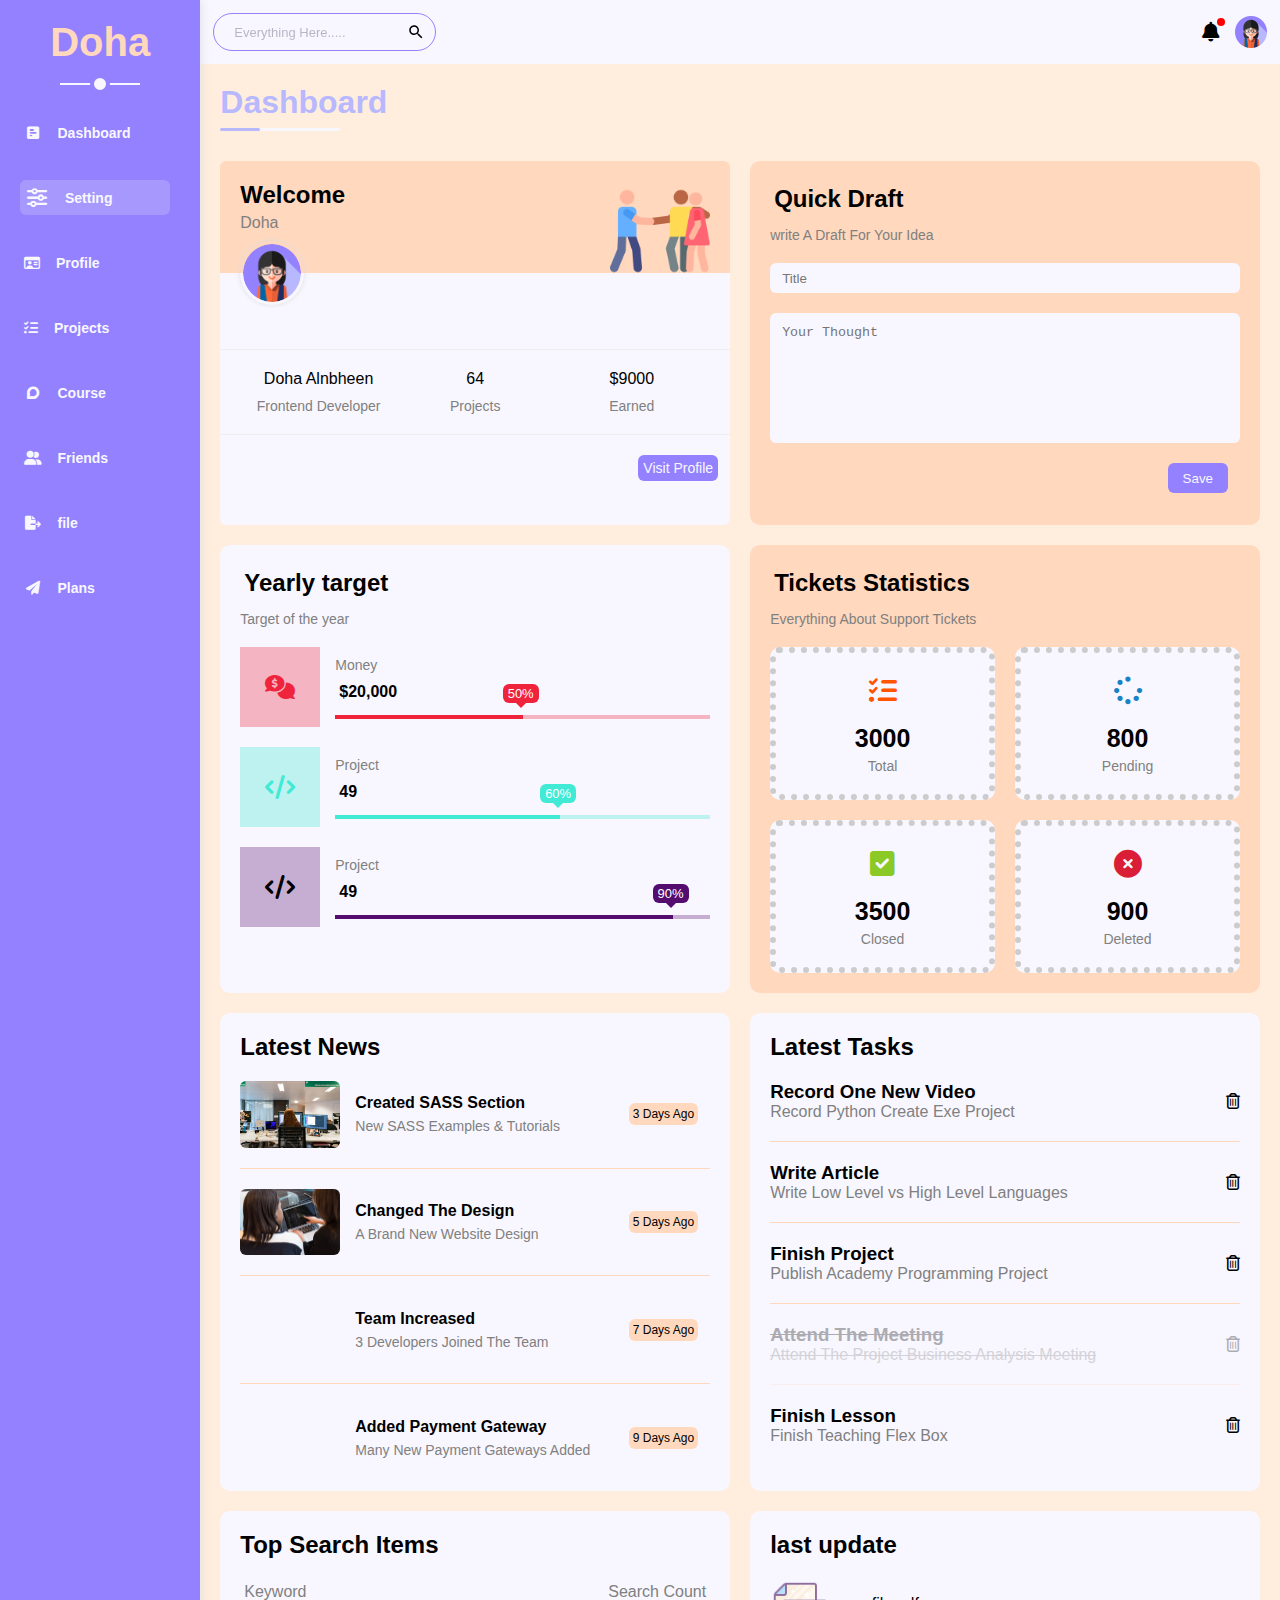
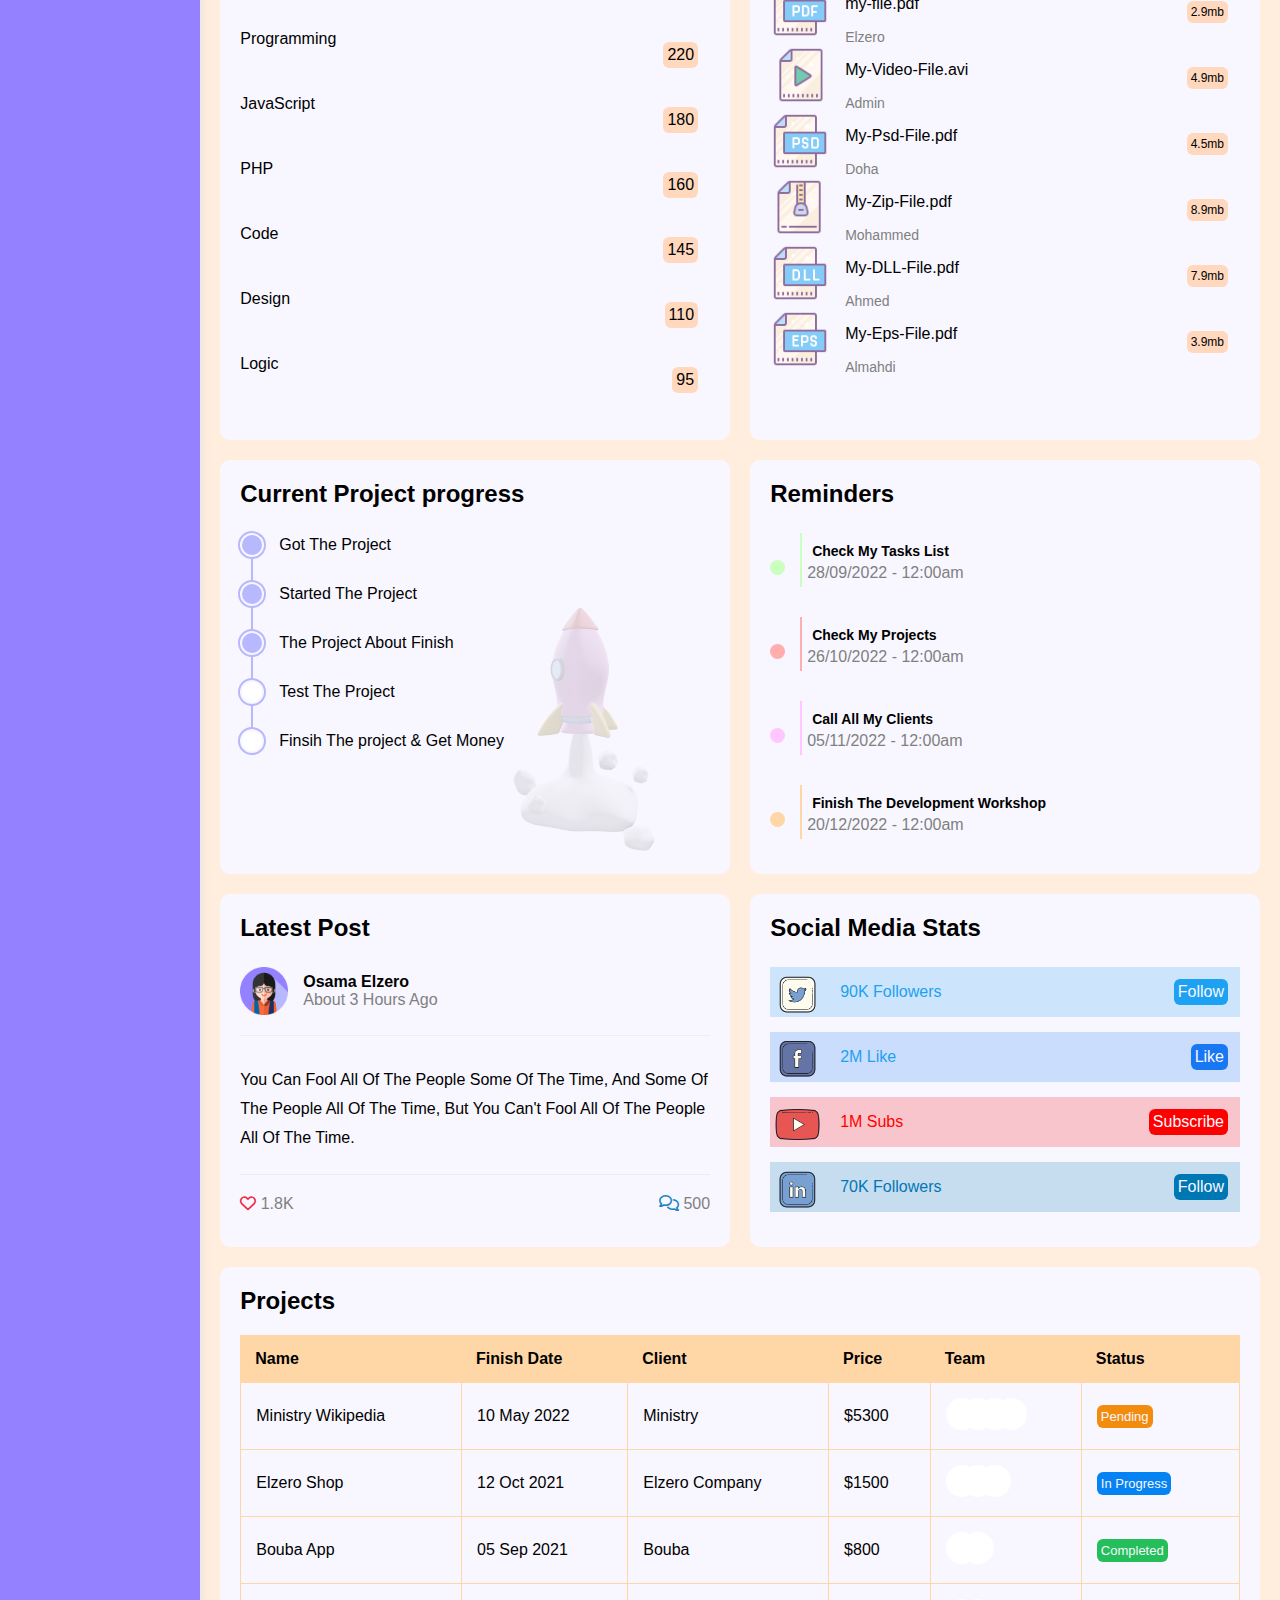
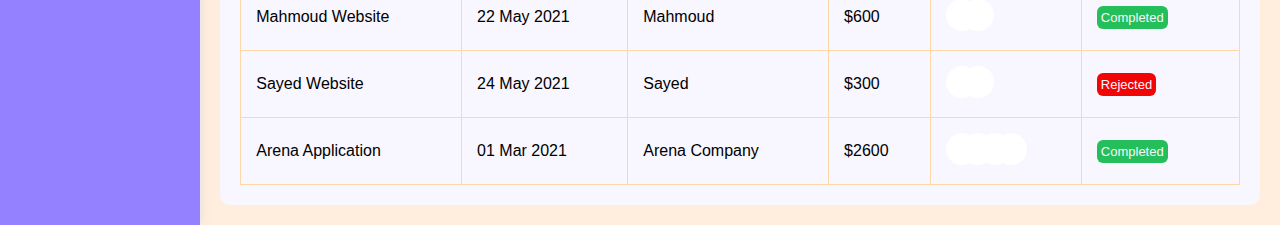
<file: index.html>
<!DOCTYPE html>
<html lang="en">

<head>
    <meta charset="UTF-8">
    <meta http-equiv="X-UA-Compatible" content="IE=edge">
    <meta name="viewport" content="width=device-width, initial-scale=1.0">
    <!-- fontawsem library -->
    <link rel="stylesheet" href="css/all.min.css">
    <link rel="stylesheet" href="css/framework.css">
    <link rel="stylesheet" href="css/master.css">
    <!-- google fonts -->
    <link rel="preconnect" href="https://fonts.googleapis.com" />
    <link rel="preconnect" href="https://fonts.gstatic.com" crossorigin />
    <link href="https://fonts.googleapis.com/css2?family=Cairo:wght@300;400;700&#038;display=swap" rel="stylesheet" />
    <title>Dashboard</title>
</head>

<body>
    <div class="page d-flex">
        <div class="sidebar bg-9381ff p-20 p-relative">
            <h3 class=" p-relative text-c mt-0 c-redd">Doha</h3>
            <ul>
                <li><a class=" d-flex align-center fs-14 c-gray red-6 p-10" href="index.html">
                        <i class="fa-solid fa-square-poll-horizontal fa-fw"></i>
                        <span class="hide-mobile">Dashboard</span>
                    </a>
                </li>
                <li><a class="  active d-flex align-center fs-20  red-6 p-10" href="settings.html">
                        <i class="fa-solid fa-sliders fa-fw"></i>
                        <span class="hide-mobile">Setting</span>
                    </a>
                </li>
                <li><a class=" d-flex align-center fs-14  red-6 p-10" href="profile.html">
                        <i class="fa-regular fa-id-card"></i>
                        <span class="hide-mobile">Profile</span>
                    </a>
                </li>
                <li><a class=" d-flex align-center fs-14  red-6 p-10" href="project.html">
                        <i class="fa-solid fa-list-check"></i>
                        <span class="hide-mobile">Projects</span>
                    </a>
                </li>
                <li><a class=" d-flex align-center fs-14  red-6 p-10" href="course.html">
                        <i class="fa-brands fa-discourse fa-fw"></i>
                        <span class="hide-mobile">Course</span>
                    </a>
                </li>
                <li><a class=" d-flex align-center fs-14  red-6 p-10" href="friends.html">
                        <i class="fa-solid fa-user-group fa-fw"></i>
                        <span class="hide-mobile">Friends</span>
                    </a>
                </li>
                <li><a class=" d-flex align-center fs-14  red-6 p-10" href="file.html">
                        <i class="fa-sharp fa-solid fa-file-export fa-fw"></i>
                        <span class="hide-mobile">file</span>
                    </a>
                </li>
                <li><a class=" d-flex align-center fs-14  red-6 p-10" href="plans.html">
                        <i class="fa-solid fa-paper-plane fa-fw"></i>
                        <span class="hide-mobile">Plans</span>
                    </a>
                </li>
            </ul>
        </div>
        <div class="content w-full">
            <!-- start head -->
            <div class="head bg-f8f7ff p-13 between-flex">
                <div class="search p-relative">
                    <input class="p-13" type="search" placeholder="Everything Here.....">
                </div>
                <div class="icon d-flex align-center">
                    <span class="notification p-relative">
                        <i class="fa-solid fa-bell fa-lg"></i>
                    </span>
                    <img src="img/woman (1).png" alt="">
                </div>
            </div>
            <!-- end head -->
            <h1 class="p-relative">Dashboard</h1>
            <div class="wrapper d-grid gap-20">
                <!-- start welcome -->

                <div class="welcome bg-f8f7ff red-6 text-c-mobile block-mobile">
                    <div class="intro p-20 d-flex space-between bg-ffd8be">
                        <div>
                            <h2 class="m-0">Welcome</h2>
                            <p class="c-gray mt-5 ">Doha</p>
                        </div>
                        <img class="hide-mobile" src="img/friends (1).png" alt="">
                    </div>
                    <img src="img/woman (1).png" class="avater" alt="">
                    <div class="body text-c d-flex p-20 mt-20  mb-20 ">
                        <div>Doha Alnbheen <span class="d-block c-gray fs-14 mt-10"> Frontend Developer</span></div>
                        <div>64 <span class="d-block c-gray fs-14 mt-10"> Projects</span></div>
                        <div>$9000<span class="d-block c-gray fs-14 mt-10"> Earned</span></div>
                    </div>
                    <a href="Profile.html" class=" visit active d-block fs-14  bg-9381ff c-f8f7ff w-fit btn-shape">Visit
                        Profile</a>
                </div>
                <!-- end welcome -->

                <!-- start quick-draft  -->
                <div class="quick-draft p-20 bg-ffd8be rad-10">
                    <h2 class="mt-0 mb-10">Quick Draft</h2>
                    <p class="mt-0 mb-20 c-gray fs-14">write A Draft For Your Idea</p>
                    <form>
                        <input class="d-block mb-20 w-full p-10 b-none bg-f8f7ff red-6" type="text" placeholder="Title">
                        <textarea class="d-block mb-20 w-full p-10 b-none bg-f8f7ff red-6" name=""
                            placeholder="Your Thought"></textarea>
                        <input class="Save d-block w-fit bg-9381ff b-none c-f8f7ff  btn-shape " type="submit"
                            value="Save">
                    </form>
                </div>
                <!-- end quick-draft -->

                <!-- start target -->
                <div class="target p-20 bg-f8f7ff rad-10">
                    <h2 class="mt-0 mb-10">Yearly target</h2>
                    <p class="mt-0 mb-20 c-gray fs-14">Target of the year</p>
                    <div class="target-row mb-20 red center-flex">
                        <div class="icon center-flex">
                            <i class="fa-solid fa-comments-dollar --c-ef233c size"></i>
                        </div>
                        <div class="details">
                            <span class="fs-14 c-gray">Money</span>
                            <span class="d-block mt-5 mb-10 fw-bold">$20,000</span>
                            <div class="progress p-relative">
                                <span class=" red" style="width:50%;background-color: #ef233c;">
                                    <span class="b-ef233c">50%</span>
                                </span>
                            </div>
                        </div>
                    </div>

                    <div class="target-row mb-20 blue center-flex">
                        <div class="icon center-flex">
                            <i class="fa-solid fa-code --c-41ead4 size"></i>
                        </div>
                        <div class="details">
                            <span class="fs-14 c-gray">Project</span>
                            <span class="d-block mt-5 mb-10 fw-bold">49</span>
                            <div class="progress p-relative">
                                <span class=" blue" style="width:60%;background-color: #41ead4">
                                    <span class="b-41ead4">60%</span>
                                </span>
                            </div>
                        </div>
                    </div>

                    <div class="target-row mb-20 purple center-flex">
                        <div class="icon center-flex">
                            <i class="fa-solid fa-code --c-540d6e size"></i>
                        </div>
                        <div class="details">
                            <span class="fs-14 c-gray">Project</span>
                            <span class="d-block mt-5 mb-10 fw-bold">49</span>
                            <div class="progress p-relative">
                                <span class=" purple" style="width:90%;background-color: #540d6e">
                                    <span class="b-540d6e">90%</span>
                                </span>
                            </div>
                        </div>
                    </div>
                </div>
                <!-- end target -->
                <!-- start ticket -->
                <div class="tickets p-20 bg-ffd8be rad-10">
                    <h2 class="mt-0 mb-10">Tickets Statistics</h2>
                    <p class="mt-0 mb-20 c-gray fs-14">Everything About Support Tickets</p>
                    <div class="d-flex text-c gap-20 f-wrap">
                        <div class="box p-20 rad-10 fs-14 c-gray">
                            <i class="fa-solid fa-list-check fa-2x mb-10 c-orange"></i>
                            <span class="d-block c-black fw-bold fs-25 mb-5 p-5">3000</span>
                            Total
                        </div>
                        <div class="box p-20 rad-10 fs-14 c-gray">
                            <i class="fa-solid fa-spinner fa-2x mb-10 c-blue"></i>
                            <span class="d-block c-black fw-bold fs-25 mb-5 p-5">800</span>
                            Pending
                        </div>
                        <div class="box p-20 rad-10 fs-14 c-gray">
                            <i class="fa-solid fa-square-check fa-2x mb-10 c-green"></i>
                            <span class="d-block c-black fw-bold fs-25 mb-5 p-5">3500</span>
                            Closed
                        </div>
                        <div class="box p-20 rad-10 fs-14 c-gray">
                            <i class="fa-solid fa-circle-xmark  fa-2x mb-10 c-red"></i>
                            <span class="d-block c-black fw-bold fs-25 mb-5 p-5">900</span>
                            Deleted
                        </div>
                    </div>
                </div>
                <!-- end ticket -->

                <!-- start Latest News -->
                <div class="latest-news p-20 bg-f8f7ff rad-10 txt-c-mobile">
                    <h2 class="mt-0 mb-20">Latest News</h2>
                    <div class="news-row d-flex align-center">
                        <img decoding="async" src="img/pic1.webp" alt="" />
                        <div class="info">
                            <h3>Created SASS Section</h3>
                            <p class="m-0 fs-14 c-gray">New SASS Examples & Tutorials</p>
                        </div>
                        <div class="btn-shape bg-ffd8be  fs-11 ">3 Days Ago</div>
                    </div>
                    <div class="news-row d-flex align-center">
                        <img decoding="async" src="img/pic2.webp" alt="" />
                        <div class="info">
                            <h3>Changed The Design</h3>
                            <p class="m-0 fs-14 c-gray">A Brand New Website Design</p>
                        </div>
                        <div class="btn-shape  bg-ffd8be fs-11 ">5 Days Ago</div>
                    </div>
                    <div class="news-row d-flex align-center">
                        <img decoding="async" src="img/pic3.jpeg" alt="" />
                        <div class="info">
                            <h3>Team Increased</h3>
                            <p class="m-0 fs-14 c-gray">3 Developers Joined The Team</p>
                        </div>
                        <div class="btn-shape bg-ffd8be fs-11 ">7 Days Ago</div>
                    </div>
                    <div class="news-row d-flex align-center">
                        <img decoding="async" src="img/pic4.webp" alt="" />
                        <div class="info">
                            <h3>Added Payment Gateway</h3>
                            <p class="m-0 fs-14 c-gray">Many New Payment Gateways Added</p>
                        </div>
                        <div class="btn-shape bg-ffd8be fs-11 ">9 Days Ago</div>
                    </div>
                </div>
                <!-- end Latest News -->

                <!-- start Latest Tasks -->
                <div class="tasks p-20 bg-f8f7ff rad-10">
                    <h2 class="mt-0 mb-20">Latest Tasks</h2>
                    <div class="task-row between-flex">
                        <div class="info">
                            <h3 class="mt-0 mb-5 fs-15">Record One New Video</h3>
                            <p class="m-0 c-gray">Record Python Create Exe Project</p>
                        </div>
                        <i class="fa-regular fa-trash-can delete"></i>
                    </div>
                    <div class="task-row between-flex">
                        <div class="info">
                            <h3 class="mt-0 mb-5 fs-15">Write Article</h3>
                            <p class="m-0 c-gray">Write Low Level vs High Level Languages</p>
                        </div>
                        <i class="fa-regular fa-trash-can delete"></i>
                    </div>
                    <div class="task-row between-flex">
                        <div class="info">
                            <h3 class="mt-0 mb-5 fs-15">Finish Project</h3>
                            <p class="m-0 c-gray">Publish Academy Programming Project</p>
                        </div>
                        <i class="fa-regular fa-trash-can delete"></i>
                    </div>
                    <div class="task-row between-flex done">
                        <div class="info">
                            <h3 class="mt-0 mb-5 fs-15">Attend The Meeting</h3>
                            <p class="m-0 c-gray">Attend The Project Business Analysis Meeting</p>
                        </div>
                        <i class="fa-regular fa-trash-can delete"></i>
                    </div>
                    <div class="task-row between-flex">
                        <div class="info">
                            <h3 class="mt-0 mb-5 fs-15">Finish Lesson</h3>
                            <p class="m-0 c-gray">Finish Teaching Flex Box</p>
                        </div>
                        <i class="fa-regular fa-trash-can delete"></i>
                    </div>
                </div>

                <!-- end Latest Tasks -->

                <!-- start Top Search Items -->
                <div class="search-items p-20 bg-f8f7ff rad-10">
                    <h2 class="mt-0 mb-20">Top Search Items</h2>
                    <div class="items-head d-flex space-between c-gray mb-10">
                        <div class="pb-15">Keyword</div>
                        <div>Search Count</div>
                    </div>
                    <div class="items d-flex space-between pt-15 pb-15">
                        <span>Programming</span>
                        <span class="bg-ffd8be fs-13 btn-shape">220</span>
                    </div>
                    <div class="items d-flex space-between pt-15 pb-15">
                        <span>JavaScript</span>
                        <span class="bg-ffd8be btn-shape fs-13">180</span>
                    </div>
                    <div class="items d-flex space-between pt-15 pb-15">
                        <span>PHP</span>
                        <span class="bg-ffd8be btn-shape fs-13">160</span>
                    </div>
                    <div class="items d-flex space-between pt-15 pb-15">
                        <span>Code</span>
                        <span class="bg-ffd8be btn-shape fs-13">145</span>
                    </div>
                    <div class="items d-flex space-between pt-15 pb-15">
                        <span>Design</span>
                        <span class="bg-ffd8be btn-shape fs-13">110</span>
                    </div>
                    <div class="items d-flex space-between pt-15 pb-15">
                        <span>Logic</span>
                        <span class="bg-ffd8be btn-shape fs-13">95</span>
                    </div>
                </div>
                <!-- end Top Search Items -->


                <!-- start last update -->
                <div class="lastupdate p-20 bg-f8f7ff rad-10 txt-c-mobile">
                    <h2 class="mt-0 mb-20">last update</h2>
                    <div class="news-row d-flex align-center">
                        <img decoding="async" src="img/pdf.png" alt="" />
                        <div class="info">
                            <p>my-file.pdf</p>
                            <p class="m-0 fs-14 c-gray">Elzero</p>
                        </div>
                        <div class="btn-shape bg-ffd8be  fs-11 ">2.9mb</div>
                    </div>
                    <div class="news-row d-flex align-center">
                        <img decoding="async" src="img/avi.png" alt="" />
                        <div class="info">
                            <p>My-Video-File.avi</p>
                            <p class="m-0 fs-14 c-gray">Admin</p>
                        </div>
                        <div class="btn-shape  bg-ffd8be fs-11 ">4.9mb</div>
                    </div>
                    <div class="news-row d-flex align-center">
                        <img decoding="async" src="img/psd.png" alt="" />
                        <div class="info">
                            <p>My-Psd-File.pdf</p>
                            <p class="m-0 fs-14 c-gray">Doha</p>
                        </div>
                        <div class="btn-shape bg-ffd8be fs-11 ">4.5mb</div>
                    </div>
                    <div class="news-row d-flex align-center">
                        <img decoding="async" src="img/zip.png" alt="" />
                        <div class="info">
                            <p>My-Zip-File.pdf</p>
                            <p class="m-0 fs-14 c-gray">Mohammed</p>
                        </div>
                        <div class="btn-shape bg-ffd8be fs-11 ">8.9mb</div>
                    </div>
                    <div class="news-row d-flex align-center">
                        <img decoding="async" src="img/dll.png" alt="" />

                        <div class="info">
                            <p>My-DLL-File.pdf</p>
                            <p class="m-0 fs-14 c-gray">Ahmed</p>
                        </div>
                        <div class="btn-shape bg-ffd8be fs-11 ">7.9mb</div>
                    </div>
                    <div class="news-row d-flex align-center">
                        <img decoding="async" src="img/eps.png" alt="" />
                        <div class="info">
                            <p>My-Eps-File.pdf</p>
                            <p class="m-0 fs-14 c-gray">Almahdi</p>
                        </div>
                        <div class="btn-shape bg-ffd8be fs-11 ">3.9mb</div>
                    </div>
                </div>

                <!-- end last updat -->


                <!-- start last roject -->
                <div class="last-project p-20 bg-f8f7ff rad-10 txt-c-mobile p-relative">
                    <h2 class="mt-0 mb-20">Current Project progress</h2>
                    <ul class="m-0 p-relative">
                        <li class="mt-25 d-flex align-center done">Got The Project</li>
                        <li class="mt-25 d-flex align-center done">Started The Project</li>
                        <li class="mt-25 d-flex align-center done">The Project About Finish</li>
                        <li class="mt-25 d-flex align-center current">Test The Project</li>
                        <li class="mt-25 d-flex align-center ">Finsih The project & Get Money</li>
                    </ul>
                    <img class="launch-icon hide-mobile" src="img/—Pngtree—3d cute rocket launcher_5934035.png" alt="">
                </div>

                <!-- end last roject -->

                <!-- start Reminders -->
                <div class="Reminders p-20 bg-f8f7ff rad-10 ">
                    <h2 class="mt-0 mb-25 ">Reminders</h2>
                    <ul class="m-0">
                        <li class="d-flex align-center mt-15">
                            <span class="key bg-caffbf mr-15 d-block rad-half"></span>
                            <div class="p-15 caffbf ">
                                <p class="fs-14 fw-bold mt-0 mb-5 p-5">Check My Tasks List</p>
                                <span class=" fs-13 c-gray">28/09/2022 - 12:00am</span>
                            </div>
                        </li>

                        <li class="d-flex align-center mt-15">
                            <span class="key bg-ffadad mr-15 d-block rad-half"></span>
                            <div class="p-15 ffadad">
                                <p class="fs-14 fw-bold mt-0 mb-5 p-5">Check My Projects</p>
                                <span class=" fs-13 c-gray">26/10/2022 - 12:00am</span>
                            </div>
                        </li>

                        <li class="d-flex align-center mt-15">
                            <span class="key bg-ffc6ff mr-15 d-block rad-half"></span>
                            <div class="p-15 ffc6ff">
                                <p class="fs-14 fw-bold mt-0 mb-5 p-5">Call All My Clients</p>
                                <span class=" fs-13 c-gray">05/11/2022 - 12:00am</span>
                            </div>
                        </li>

                        <li class="d-flex align-center mt-15">
                            <span class="key bg-ffd6a5 mr-15 d-block rad-half"></span>
                            <div class="p-15 ffd6a5">
                                <p class="fs-14 fw-bold mt-0 mb-5 p-5">Finish The Development Workshop</p>
                                <span class=" fs-13 c-gray">20/12/2022 - 12:00am</span>
                            </div>
                        </li>
                    </ul>
                </div>
                <!-- end Reminders -->

                <!-- start Latest Post -->
                <div class="latest-post p-20 bg-f8f7ff rad-10 p-relative">
                    <h2 class="mt-0 mb-25">Latest Post</h2>
                    <div class="top d-flex align-center">
                        <img decoding="async" class="avatar mr-15" src="img/woman (1).png" alt="" />
                        <div class="info">
                            <span class="d-block mb-5 fw-bold">Osama Elzero</span>
                            <span class="c-gray">About 3 Hours Ago</span>
                        </div>
                    </div>
                    <div class="post-content txt-c-mobile pt-30 pb-20 mt-20 mb-20">
                        You can fool all of the people some of the time, and some of the people all of the time, but you
                        can't
                        fool all of the people all of the time.
                    </div>
                    <div class="post-stats between-flex c-grey">
                        <div>
                            <i class="fa-regular fa-heart --c-ef233c"></i>
                            <span class="c-gray">1.8K</span>
                        </div>
                        <div>
                            <i class="fa-regular fa-comments c-blue"></i>
                            <span class="c-gray">500</span>
                        </div>
                    </div>
                </div>
                <!-- end Latest Post -->
                <!-- Start Social Media Stats Widget -->
                <div class="social-media p-20 bg-f8f7ff rad-10 p-relative">
                    <h2 class="mt-0 mb-25">Social Media Stats</h2>


                    <div class="box twitter p-15 p-relative mb-15 between-flex">
                        <img src="img/twitter-squared.png" class=" h-full center-flex" alt="">
                        <span>90K Followers</span>
                        <a class="fs-13 c-f8f7ff btn-shape" href="#">Follow</a>
                    </div>

                    <div class="box facebook p-15 p-relative mb-15 between-flex">
                        <img src="img/facebook.png" class=" h-full center-flex" alt="">
                        <span>2M Like</span>
                        <a class="fs-13 c-f8f7ff btn-shape" href="#">Like</a>
                    </div>

                    <div class="box youtube p-15 p-relative mb-15 between-flex">
                        <img src="img/youtube-play--v2.png" class=" h-full center-flex" alt="">
                        <span>1M Subs</span>
                        <a class="fs-13 c-f8f7ff btn-shape" href="#">Subscribe</a>
                    </div>

                    <div class="box linkedin p-15 p-relative mb-15 between-flex">
                        <img src="img/linkedin (1).png" class=" h-full center-flex" alt="">
                        <span>70K Followers</span>
                        <a class="fs-13 c-f8f7ff btn-shape" href="#">Follow</a>
                    </div>
                </div>
            </div>

            <!--  End Media Stats Widget -->


            <!-- Start Projects Table -->
            <div class="projects p-20 bg-f8f7ff rad-10 m-20 ">
                <h2 class="mt-0 mb-20">Projects</h2>
                <div class="responsive-table">
                    <table class="fs-15 w-full">
                        <thead>
                            <tr>
                                <td>Name</td>
                                <td>Finish Date</td>
                                <td>Client</td>
                                <td>Price</td>
                                <td>Team</td>
                                <td>Status</td>
                            </tr>
                        </thead>
                        <tbody>
                            <tr>
                                <td>Ministry Wikipedia</td>
                                <td>10 May 2022</td>
                                <td>Ministry</td>
                                <td>$5300</td>
                                <td>
                                    <img decoding="async" src="img/man.png" alt="" />
                                    <img decoding="async" src="img/gamer.png" alt="" />
                                    <img decoding="async" src="img/woman (2).png" alt="" />
                                    <img decoding="async" src="img/profile.png" alt="" />
                                </td>
                                <td>
                                    <span class="label btn-shape bg-oraange c-f8f7ff">Pending</span>
                                </td>
                            </tr>
                            <tr>
                                <td>Elzero Shop</td>
                                <td>12 Oct 2021</td>
                                <td>Elzero Company</td>
                                <td>$1500</td>
                                <td>
                                    <img decoding="async" src="img/gamer.png" alt="" />
                                    <img decoding="async" src="img/woman (2).png" alt="" />
                                    <img decoding="async" src="img/profile.png" alt="" />
                                </td>
                                <td><span class="label btn-shape bg-blueee c-f8f7ff">In Progress</span></td>
                            </tr>
                            <tr>
                                <td>Bouba App</td>
                                <td>05 Sep 2021</td>
                                <td>Bouba</td>
                                <td>$800</td>
                                <td>
                                    <img decoding="async" src="img/gamer.png" alt="" />
                                    <img decoding="async" src="img/woman (2).png" alt="" />
                                </td>
                                <td><span class="label btn-shape bg-greeeen c-f8f7ff">Completed</span></td>
                            </tr>
                            <tr>
                                <td>Mahmoud Website</td>
                                <td>22 May 2021</td>
                                <td>Mahmoud</td>
                                <td>$600</td>
                                <td>
                                    <img decoding="async" src="img/profile.png" alt="" />
                                    <img decoding="async" src="img/gamer.png" alt="" />
                                </td>
                                <td><span class="label btn-shape bg-greeeen c-f8f7ff">Completed</span></td>
                            </tr>
                            <tr>
                                <td>Sayed Website</td>
                                <td>24 May 2021</td>
                                <td>Sayed</td>
                                <td>$300</td>
                                <td>
                                    <img decoding="async" src="img/woman (2).png" alt="" />
                                    <img decoding="async" src="img/profile.png" alt="" />
                                </td>
                                <td><span class="label btn-shape bg-reed c-f8f7ff">Rejected</span></td>
                            </tr>
                            <tr>
                                <td>Arena Application</td>
                                <td>01 Mar 2021</td>
                                <td>Arena Company</td>
                                <td>$2600</td>
                                <td>
                                    <img decoding="async" src="img/man.png" alt="" />
                                    <img decoding="async" src="img/gamer.png" alt="" />
                                    <img decoding="async" src="img/woman (2).png" alt="" />
                                    <img decoding="async" src="img/profile.png" alt="" />
                                </td>
                                <td><span class="label btn-shape bg-greeeen c-f8f7ff">Completed</span></td>
                            </tr>
                        </tbody>
                    </table>
                </div>
            </div>
            <!-- End Projects Table -->
        </div>
    </div>





</body>

</html>
</file>
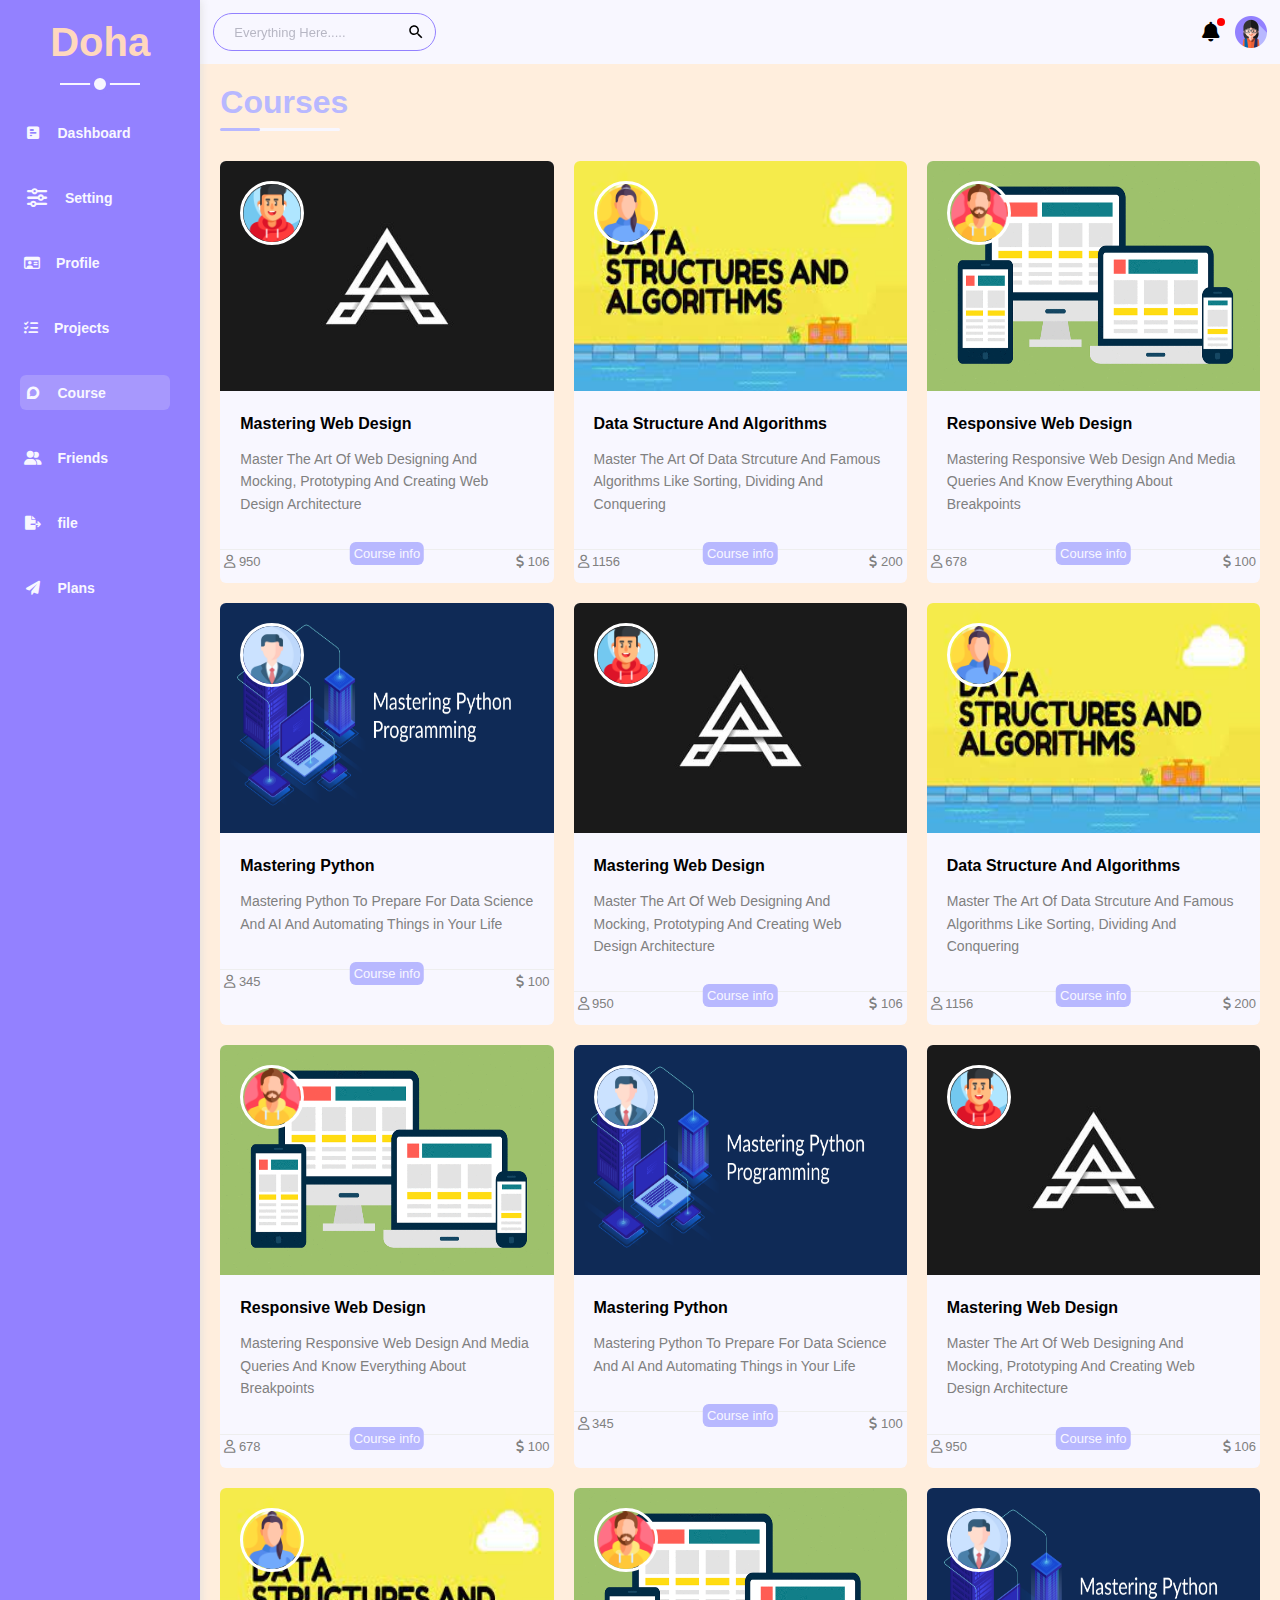
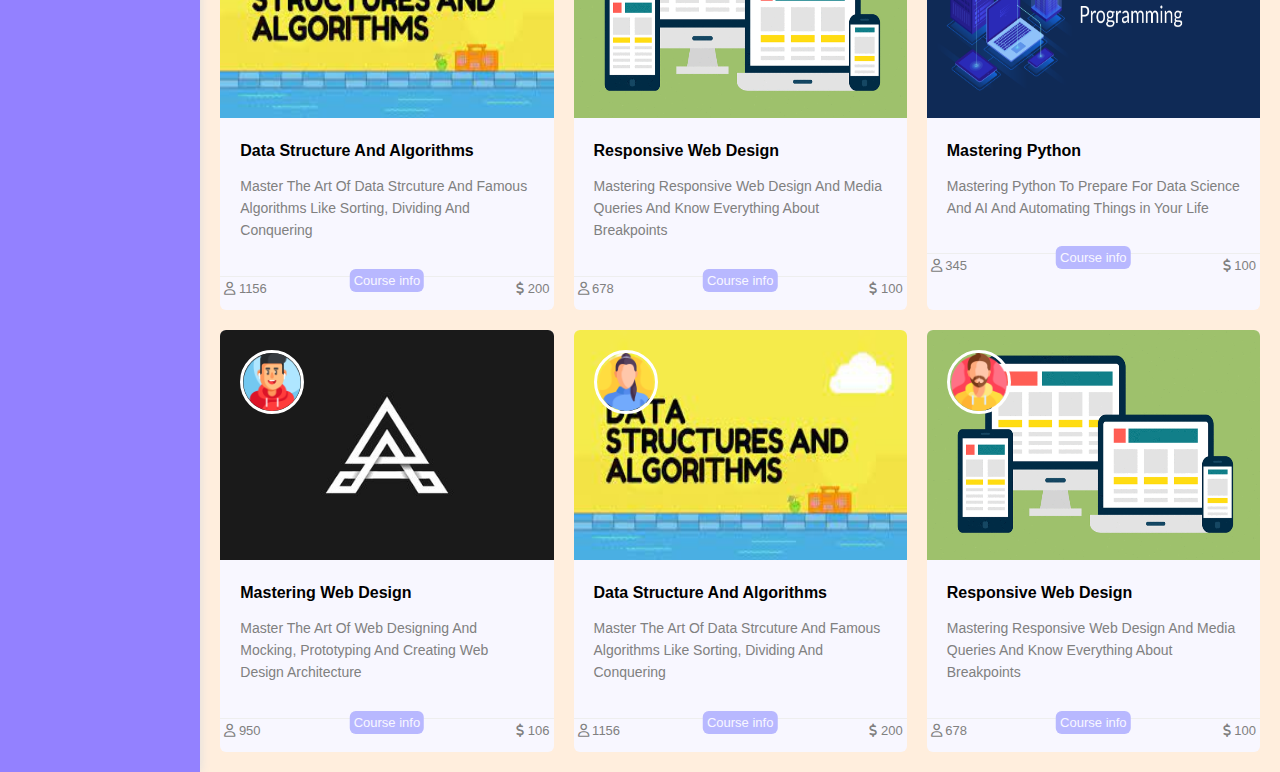
<file: course.html>
<!DOCTYPE html>
<html lang="en">

<head>
    <meta charset="UTF-8">
    <meta http-equiv="X-UA-Compatible" content="IE=edge">
    <meta name="viewport" content="width=device-width, initial-scale=1.0">
    <!-- fontawsem library -->
    <link rel="stylesheet" href="css/all.min.css">
    <link rel="stylesheet" href="css/framework.css">
    <link rel="stylesheet" href="css/master.css">
    <!-- google fonts -->
    <link rel="preconnect" href="https://fonts.googleapis.com" />
    <link rel="preconnect" href="https://fonts.gstatic.com" crossorigin />
    <link href="https://fonts.googleapis.com/css2?family=Cairo:wght@300;400;700&#038;display=swap" rel="stylesheet" />
    <title>Dashboard</title>
</head>

<body>
    <div class="page d-flex">
        <div class="sidebar bg-9381ff p-20 p-relative">
            <h3 class=" p-relative text-c mt-0 c-redd">Doha</h3>
            <ul>
                <li><a class=" d-flex align-center fs-14 c-gray red-6 p-10" href="index.html">
                        <i class="fa-solid fa-square-poll-horizontal fa-fw"></i>
                        <span class="hide-mobile">Dashboard</span>
                    </a>
                </li>
                <li><a class="  d-flex align-center fs-20  red-6 p-10" href="settings.html">
                        <i class="fa-solid fa-sliders fa-fw"></i>
                        <span class="hide-mobile">Setting</span>
                    </a>
                </li>
                <li><a class=" d-flex align-center fs-14  red-6 p-10" href="profile.html">
                        <i class="fa-regular fa-id-card"></i>
                        <span class="hide-mobile">Profile</span>
                    </a>
                </li>
                <li><a class=" d-flex align-center fs-14  red-6 p-10" href="project.html">
                        <i class="fa-solid fa-list-check"></i>
                        <span class="hide-mobile">Projects</span>
                    </a>
                </li>
                <li><a class="  active d-flex align-center fs-14  red-6 p-10" href="course.html">
                        <i class="fa-brands fa-discourse fa-fw"></i>
                        <span class="hide-mobile">Course</span>
                    </a>
                </li>
                <li><a class=" d-flex align-center fs-14  red-6 p-10" href="friends.html">
                        <i class="fa-solid fa-user-group fa-fw"></i>
                        <span class="hide-mobile">Friends</span>
                    </a>
                </li>
                <li><a class=" d-flex align-center fs-14  red-6 p-10" href="file.html">
                        <i class="fa-sharp fa-solid fa-file-export fa-fw"></i>
                        <span class="hide-mobile">file</span>
                    </a>
                </li>
                <li><a class=" d-flex align-center fs-14  red-6 p-10" href="plans.html">
                        <i class="fa-solid fa-paper-plane fa-fw"></i>
                        <span class="hide-mobile">Plans</span>
                    </a>
                </li>
            </ul>
        </div>
        <div class="content w-full">
            <!-- start head -->
            <div class="head bg-f8f7ff p-13 between-flex">
                <div class="search p-relative">
                    <input class="p-13" type="search" placeholder="Everything Here.....">
                </div>
                <div class="icon d-flex align-center">
                    <span class="notification p-relative">
                        <i class="fa-solid fa-bell fa-lg"></i>
                    </span>
                    <img src="img/woman (1).png" alt="">
                </div>
            </div>
            <!-- End Head -->
            <h1 class="p-relative">Courses</h1>
            <div class="courses-page d-grid m-20 gap-20">
                <div class="course bg-f8f7ff red-6 p-relative">
                    <img class="cover" src="img/course-01.jpg" alt="">
                    <img class="instructor" src="img/gamer.png" alt="">
                    <div class="p-20">
                        <h4 class="m-0 align-center">Mastering Web Design</h4>
                        <p class="description c-gray mt-15 fs-14 ">Master The Art Of Web Designing And Mocking,
                            Prototyping And Creating Web Design Architecture</p>
                    </div>
                    <div class="info p-15 p-relative between-flex mb-10">
                        <span class="title bg-b8b8ff c-f8f7ff btn-shape "> Course info</span>
                        <span class="c-gray">
                            <i class="fa-regular fa-user"></i>
                            950
                        </span>

                        <span class="c-gray">
                            <i class="fa-solid fa-dollar-sign"></i>
                            106
                        </span>
                    </div>
                </div>

                <div class="course bg-f8f7ff red-6 p-relative">
                    <img class="cover" src="img/Data Structure And Algorithms.jpeg" alt="">
                    <img class="instructor" src="img/woman (2).png" alt="">
                    <div class="p-20">
                        <h4 class="m-0 align-center">Data Structure And Algorithms</h4>
                        <p class="description c-gray mt-15 fs-14 ">Master The Art Of Data Strcuture And Famous
                            Algorithms Like Sorting, Dividing And Conquering</p>
                    </div>
                    <div class="info p-15 p-relative between-flex mb-10">
                        <span class="title bg-b8b8ff c-f8f7ff btn-shape "> Course info</span>
                        <span class="c-gray">
                            <i class="fa-regular fa-user"></i>
                            1156
                        </span>

                        <span class="c-gray">
                            <i class="fa-solid fa-dollar-sign"></i>
                            200
                        </span>
                    </div>
                </div>

                <div class="course bg-f8f7ff red-6 p-relative">
                    <img class="cover" src="img/Responsive Web Design.gif" alt="">
                    <img class="instructor" src="img/man.png" alt="">
                    <div class="p-20">
                        <h4 class="m-0 align-center">Responsive Web Design</h4>
                        <p class="description c-gray mt-15 fs-14 ">Mastering Responsive Web Design And Media Queries
                            And Know Everything About Breakpoints</p>
                    </div>
                    <div class="info p-15 p-relative between-flex mb-10">
                        <span class="title bg-b8b8ff c-f8f7ff btn-shape "> Course info</span>
                        <span class="c-gray">
                            <i class="fa-regular fa-user"></i>
                            678
                        </span>

                        <span class="c-gray">
                            <i class="fa-solid fa-dollar-sign"></i>
                            100
                        </span>
                    </div>
                </div>

                <div class="course bg-f8f7ff red-6 p-relative">
                    <img class="cover" src="img/Mastering Python.png" alt="">
                    <img class="instructor" src="img/profile.png" alt="">
                    <div class="p-20">
                        <h4 class="m-0 align-center">Mastering Python</h4>
                        <p class="description c-gray mt-15 fs-14 ">Mastering Python To Prepare For Data Science And AI
                            And Automating Things in Your Life</p>
                    </div>
                    <div class="info p-15 p-relative between-flex mb-10">
                        <span class="title bg-b8b8ff c-f8f7ff btn-shape "> Course info</span>
                        <span class="c-gray">
                            <i class="fa-regular fa-user"></i>
                            345
                        </span>

                        <span class="c-gray">
                            <i class="fa-solid fa-dollar-sign"></i>
                            100
                        </span>
                    </div>
                </div>

                <div class="course bg-f8f7ff red-6 p-relative">
                    <img class="cover" src="img/course-01.jpg" alt="">
                    <img class="instructor" src="img/gamer.png" alt="">
                    <div class="p-20">
                        <h4 class="m-0 align-center">Mastering Web Design</h4>
                        <p class="description c-gray mt-15 fs-14 ">Master The Art Of Web Designing And Mocking,
                            Prototyping And Creating Web Design Architecture</p>
                    </div>
                    <div class="info p-15 p-relative between-flex mb-10">
                        <span class="title bg-b8b8ff c-f8f7ff btn-shape "> Course info</span>
                        <span class="c-gray">
                            <i class="fa-regular fa-user"></i>
                            950
                        </span>

                        <span class="c-gray">
                            <i class="fa-solid fa-dollar-sign"></i>
                            106
                        </span>
                    </div>
                </div>

                <div class="course bg-f8f7ff red-6 p-relative">
                    <img class="cover" src="img/Data Structure And Algorithms.jpeg" alt="">
                    <img class="instructor" src="img/woman (2).png" alt="">
                    <div class="p-20">
                        <h4 class="m-0 align-center">Data Structure And Algorithms</h4>
                        <p class="description c-gray mt-15 fs-14 ">Master The Art Of Data Strcuture And Famous
                            Algorithms Like Sorting, Dividing And Conquering</p>
                    </div>
                    <div class="info p-15 p-relative between-flex mb-10">
                        <span class="title bg-b8b8ff c-f8f7ff btn-shape "> Course info</span>
                        <span class="c-gray">
                            <i class="fa-regular fa-user"></i>
                            1156
                        </span>

                        <span class="c-gray">
                            <i class="fa-solid fa-dollar-sign"></i>
                            200
                        </span>
                    </div>
                </div>

                <div class="course bg-f8f7ff red-6 p-relative">
                    <img class="cover" src="img/Responsive Web Design.gif" alt="">
                    <img class="instructor" src="img/man.png" alt="">
                    <div class="p-20">
                        <h4 class="m-0 align-center">Responsive Web Design</h4>
                        <p class="description c-gray mt-15 fs-14 ">Mastering Responsive Web Design And Media Queries
                            And Know Everything About Breakpoints</p>
                    </div>
                    <div class="info p-15 p-relative between-flex mb-10">
                        <span class="title bg-b8b8ff c-f8f7ff btn-shape "> Course info</span>
                        <span class="c-gray">
                            <i class="fa-regular fa-user"></i>
                            678
                        </span>

                        <span class="c-gray">
                            <i class="fa-solid fa-dollar-sign"></i>
                            100
                        </span>
                    </div>
                </div>

                <div class="course bg-f8f7ff red-6 p-relative">
                    <img class="cover" src="img/Mastering Python.png" alt="">
                    <img class="instructor" src="img/profile.png" alt="">
                    <div class="p-20">
                        <h4 class="m-0 align-center">Mastering Python</h4>
                        <p class="description c-gray mt-15 fs-14 ">Mastering Python To Prepare For Data Science And AI
                            And Automating Things in Your Life</p>
                    </div>
                    <div class="info p-15 p-relative between-flex mb-10">
                        <span class="title bg-b8b8ff c-f8f7ff btn-shape "> Course info</span>
                        <span class="c-gray">
                            <i class="fa-regular fa-user"></i>
                            345
                        </span>

                        <span class="c-gray">
                            <i class="fa-solid fa-dollar-sign"></i>
                            100
                        </span>
                    </div>
                </div>


                <div class="course bg-f8f7ff red-6 p-relative">
                    <img class="cover" src="img/course-01.jpg" alt="">
                    <img class="instructor" src="img/gamer.png" alt="">
                    <div class="p-20">
                        <h4 class="m-0 align-center">Mastering Web Design</h4>
                        <p class="description c-gray mt-15 fs-14 ">Master The Art Of Web Designing And Mocking,
                            Prototyping And Creating Web Design Architecture</p>
                    </div>
                    <div class="info p-15 p-relative between-flex mb-10">
                        <span class="title bg-b8b8ff c-f8f7ff btn-shape "> Course info</span>
                        <span class="c-gray">
                            <i class="fa-regular fa-user"></i>
                            950
                        </span>

                        <span class="c-gray">
                            <i class="fa-solid fa-dollar-sign"></i>
                            106
                        </span>
                    </div>
                </div>

                <div class="course bg-f8f7ff red-6 p-relative">
                    <img class="cover" src="img/Data Structure And Algorithms.jpeg" alt="">
                    <img class="instructor" src="img/woman (2).png" alt="">
                    <div class="p-20">
                        <h4 class="m-0 align-center">Data Structure And Algorithms</h4>
                        <p class="description c-gray mt-15 fs-14 ">Master The Art Of Data Strcuture And Famous
                            Algorithms Like Sorting, Dividing And Conquering</p>
                    </div>
                    <div class="info p-15 p-relative between-flex mb-10">
                        <span class="title bg-b8b8ff c-f8f7ff btn-shape "> Course info</span>
                        <span class="c-gray">
                            <i class="fa-regular fa-user"></i>
                            1156
                        </span>

                        <span class="c-gray">
                            <i class="fa-solid fa-dollar-sign"></i>
                            200
                        </span>
                    </div>
                </div>

                <div class="course bg-f8f7ff red-6 p-relative">
                    <img class="cover" src="img/Responsive Web Design.gif" alt="">
                    <img class="instructor" src="img/man.png" alt="">
                    <div class="p-20">
                        <h4 class="m-0 align-center">Responsive Web Design</h4>
                        <p class="description c-gray mt-15 fs-14 ">Mastering Responsive Web Design And Media Queries
                            And Know Everything About Breakpoints</p>
                    </div>
                    <div class="info p-15 p-relative between-flex mb-10">
                        <span class="title bg-b8b8ff c-f8f7ff btn-shape "> Course info</span>
                        <span class="c-gray">
                            <i class="fa-regular fa-user"></i>
                            678
                        </span>

                        <span class="c-gray">
                            <i class="fa-solid fa-dollar-sign"></i>
                            100
                        </span>
                    </div>
                </div>

                <div class="course bg-f8f7ff red-6 p-relative">
                    <img class="cover" src="img/Mastering Python.png" alt="">
                    <img class="instructor" src="img/profile.png" alt="">
                    <div class="p-20">
                        <h4 class="m-0 align-center">Mastering Python</h4>
                        <p class="description c-gray mt-15 fs-14 ">Mastering Python To Prepare For Data Science And AI
                            And Automating Things in Your Life</p>
                    </div>
                    <div class="info p-15 p-relative between-flex mb-10">
                        <span class="title bg-b8b8ff c-f8f7ff btn-shape "> Course info</span>
                        <span class="c-gray">
                            <i class="fa-regular fa-user"></i>
                            345
                        </span>

                        <span class="c-gray">
                            <i class="fa-solid fa-dollar-sign"></i>
                            100
                        </span>
                    </div>
                </div>

                <div class="course bg-f8f7ff red-6 p-relative">
                    <img class="cover" src="img/course-01.jpg" alt="">
                    <img class="instructor" src="img/gamer.png" alt="">
                    <div class="p-20">
                        <h4 class="m-0 align-center">Mastering Web Design</h4>
                        <p class="description c-gray mt-15 fs-14 ">Master The Art Of Web Designing And Mocking,
                            Prototyping And Creating Web Design Architecture</p>
                    </div>
                    <div class="info p-15 p-relative between-flex mb-10">
                        <span class="title bg-b8b8ff c-f8f7ff btn-shape "> Course info</span>
                        <span class="c-gray">
                            <i class="fa-regular fa-user"></i>
                            950
                        </span>

                        <span class="c-gray">
                            <i class="fa-solid fa-dollar-sign"></i>
                            106
                        </span>
                    </div>
                </div>

                <div class="course bg-f8f7ff red-6 p-relative">
                    <img class="cover" src="img/Data Structure And Algorithms.jpeg" alt="">
                    <img class="instructor" src="img/woman (2).png" alt="">
                    <div class="p-20">
                        <h4 class="m-0 align-center">Data Structure And Algorithms</h4>
                        <p class="description c-gray mt-15 fs-14 ">Master The Art Of Data Strcuture And Famous
                            Algorithms Like Sorting, Dividing And Conquering</p>
                    </div>
                    <div class="info p-15 p-relative between-flex mb-10">
                        <span class="title bg-b8b8ff c-f8f7ff btn-shape "> Course info</span>
                        <span class="c-gray">
                            <i class="fa-regular fa-user"></i>
                            1156
                        </span>

                        <span class="c-gray">
                            <i class="fa-solid fa-dollar-sign"></i>
                            200
                        </span>
                    </div>
                </div>

                <div class="course bg-f8f7ff red-6 p-relative">
                    <img class="cover" src="img/Responsive Web Design.gif" alt="">
                    <img class="instructor" src="img/man.png" alt="">
                    <div class="p-20">
                        <h4 class="m-0 align-center">Responsive Web Design</h4>
                        <p class="description c-gray mt-15 fs-14 ">Mastering Responsive Web Design And Media Queries
                            And Know Everything About Breakpoints</p>
                    </div>
                    <div class="info p-15 p-relative between-flex mb-10">
                        <span class="title bg-b8b8ff c-f8f7ff btn-shape "> Course info</span>
                        <span class="c-gray">
                            <i class="fa-regular fa-user"></i>
                            678
                        </span>

                        <span class="c-gray">
                            <i class="fa-solid fa-dollar-sign"></i>
                            100
                        </span>
                    </div>
                </div>
            </div>
        </div>
    </div>
</body>

</html>
</file>
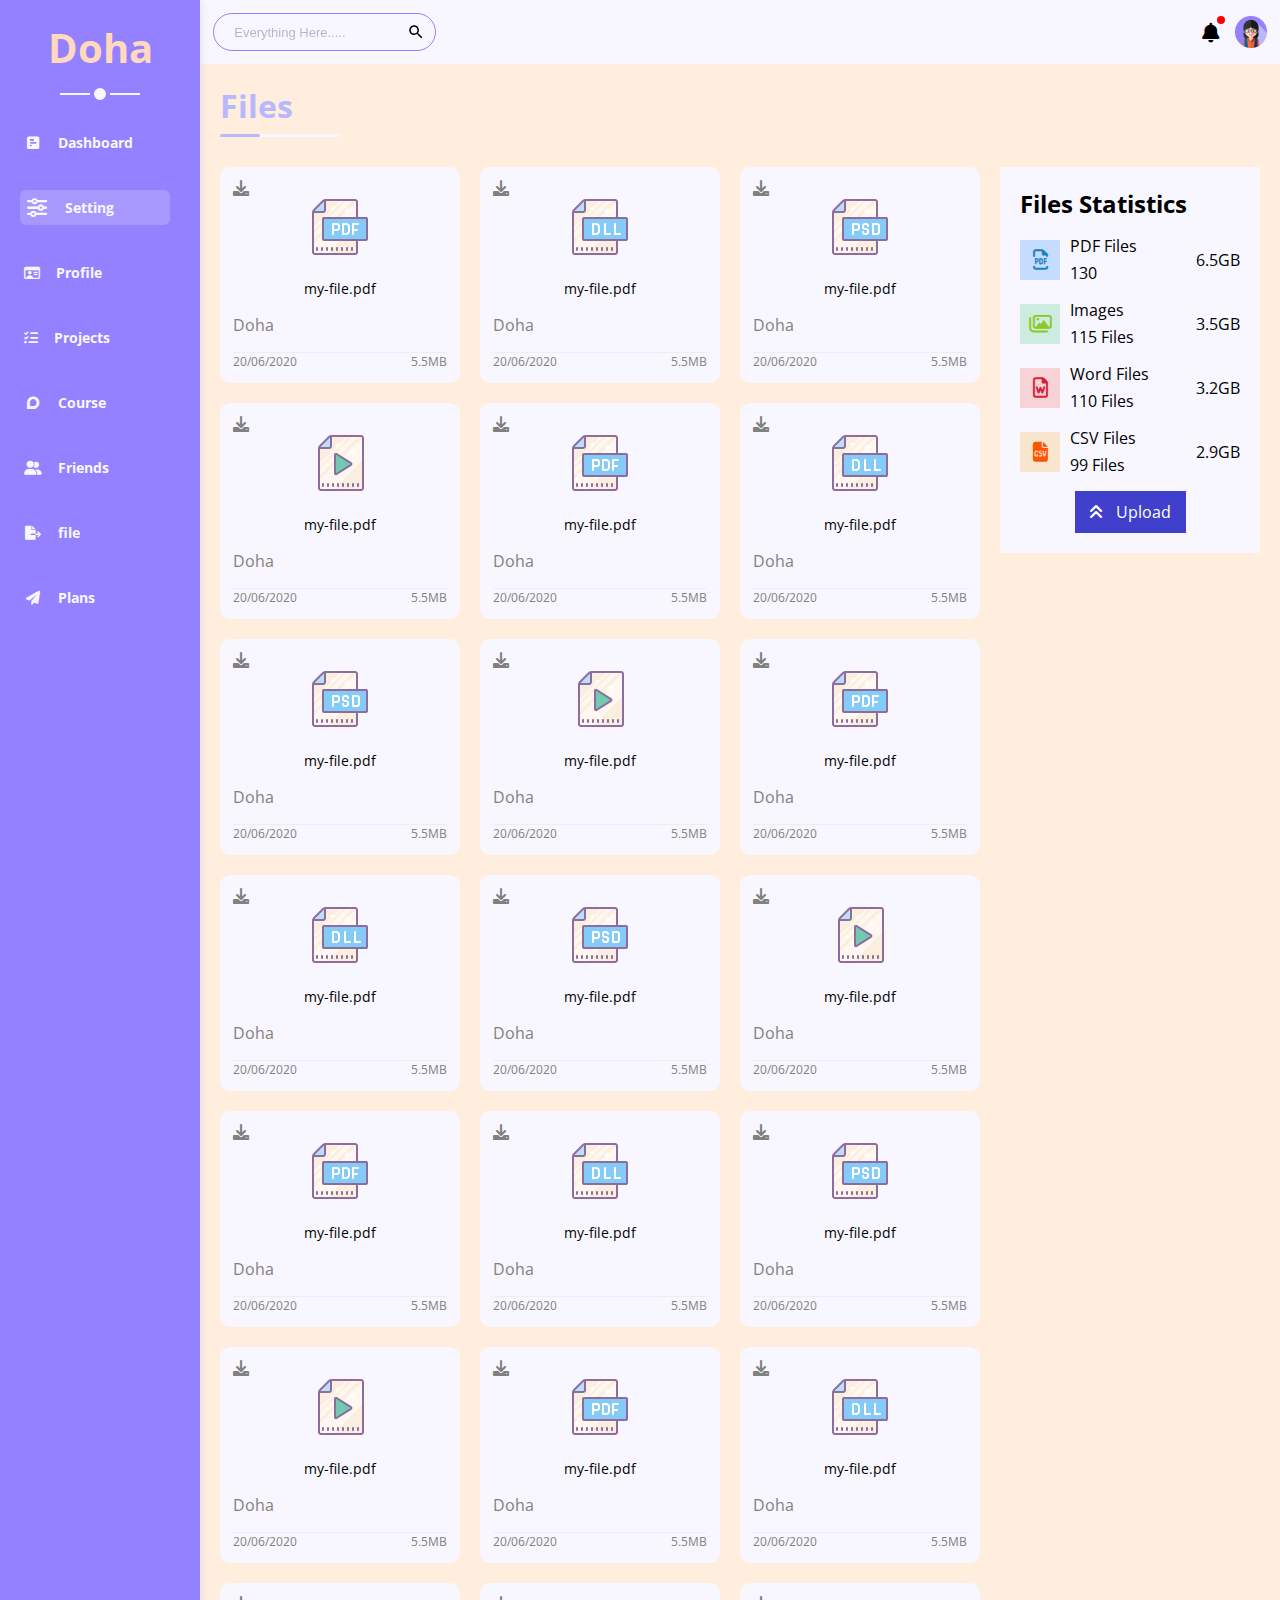
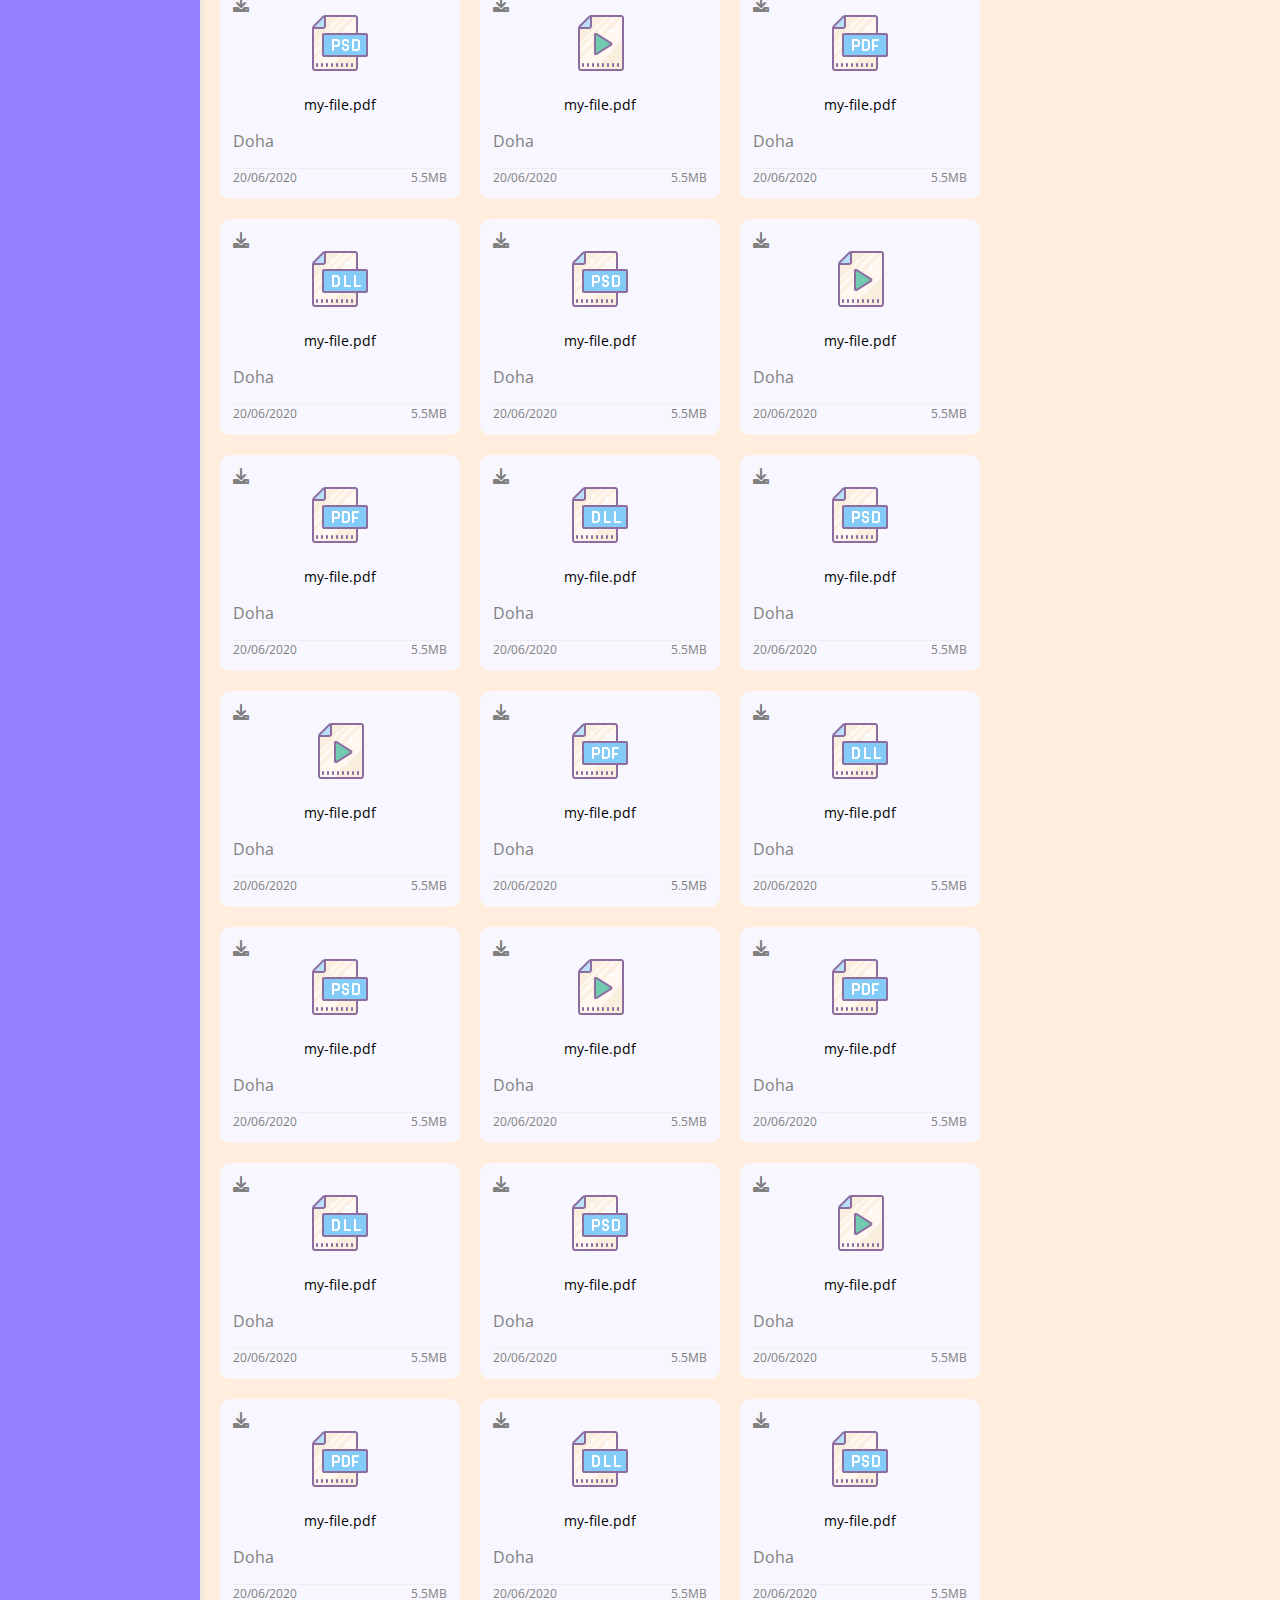
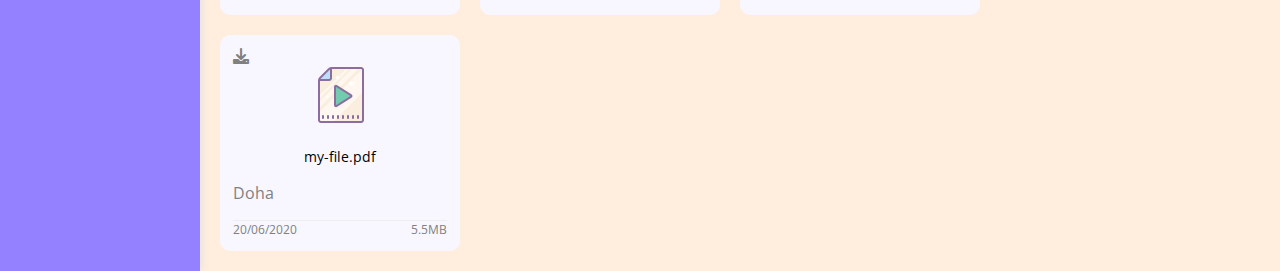
<file: file.html>
<!DOCTYPE html>
<html lang="en">

<head>
    <meta charset="UTF-8" />
    <meta http-equiv="X-UA-Compatible" content="IE=edge" />
    <meta name="viewport" content="width=device-width, initial-scale=1.0" />
    <title>Files</title>
    <link rel="stylesheet" href="css/all.min.css" />
    <link rel="stylesheet" href="css/framework.css" />
    <link rel="stylesheet" href="css/master.css" />
    <link rel="preconnect" href="https://fonts.googleapis.com" />
    <link rel="preconnect" href="https://fonts.gstatic.com" crossorigin />
    <link href="https://fonts.googleapis.com/css2?family=Open+Sans:wght@300;500&#038;display=swap" rel="stylesheet" />
</head>

<body>
    <div class="page d-flex">
        <div class="sidebar bg-9381ff p-20 p-relative">
            <h3 class=" p-relative text-c mt-0 c-redd">Doha</h3>
            <ul>
                <li><a class=" d-flex align-center fs-14 c-gray red-6 p-10" href="index.html">
                        <i class="fa-solid fa-square-poll-horizontal fa-fw"></i>
                        <span class="hide-mobile">Dashboard</span>
                    </a>
                </li>
                <li><a class="  active d-flex align-center fs-20  red-6 p-10" href="settings.html">
                        <i class="fa-solid fa-sliders fa-fw"></i>
                        <span class="hide-mobile">Setting</span>
                    </a>
                </li>
                <li><a class=" d-flex align-center fs-14  red-6 p-10" href="profile.html">
                        <i class="fa-regular fa-id-card"></i>
                        <span class="hide-mobile">Profile</span>
                    </a>
                </li>
                <li><a class=" d-flex align-center fs-14  red-6 p-10" href="project.html">
                        <i class="fa-solid fa-list-check"></i>
                        <span class="hide-mobile">Projects</span>
                    </a>
                </li>
                <li><a class=" d-flex align-center fs-14  red-6 p-10" href="course.html">
                        <i class="fa-brands fa-discourse fa-fw"></i>
                        <span class="hide-mobile">Course</span>
                    </a>
                </li>
                <li><a class=" d-flex align-center fs-14  red-6 p-10" href="friends.html">
                        <i class="fa-solid fa-user-group fa-fw"></i>
                        <span class="hide-mobile">Friends</span>
                    </a>
                </li>
                <li><a class=" d-flex align-center fs-14  red-6 p-10" href="file.html">
                        <i class="fa-sharp fa-solid fa-file-export fa-fw"></i>
                        <span class="hide-mobile">file</span>
                    </a>
                </li>
                <li><a class=" d-flex align-center fs-14  red-6 p-10" href="plans.html">
                        <i class="fa-solid fa-paper-plane fa-fw"></i>
                        <span class="hide-mobile">Plans</span>
                    </a>
                </li>
            </ul>
        </div>
        <div class="content w-full">
            <!-- Start Head -->
            <div class="head bg-f8f7ff p-13 between-flex">
                <div class="search p-relative">
                    <input class="p-13" type="search" placeholder="Everything Here.....">
                </div>
                <div class="icon d-flex align-center">
                    <span class="notification p-relative">
                        <i class="fa-solid fa-bell fa-lg"></i>
                    </span>
                    <img src="img/woman (1).png" alt="">
                </div>
            </div>
            <!-- End Head -->
            <h1 class="p-relative">Files</h1>
            <div class="files-page d-flex m-20 gap-20">
                <div class="files-stats p-20  bg-f8f7ff red-10">
                    <h2 class="mt-0 mb-15 text-c-mobile">Files Statistics</h2>
                    <div class="d-flex align-center border-eee p-10 rad-6 mb-15 fs-13">
                        <i class="fa-regular fa-file-pdf fa-lg blue center-flex c-blue icon"></i>
                        <div class="info">
                            <span>PDF Files</span>
                            <span class="c-grey d-block mt-5">130</span>
                        </div>
                        <div class="size c-grey">6.5GB</div>
                    </div>
                    <div class="d-flex align-center border-eee p-10 rad-6 mb-15 fs-13">
                        <i class="fa-regular fa-images fa-lg green center-flex c-green icon"></i>
                        <div class="info">
                            <span>Images</span>
                            <span class="c-grey d-block mt-5">115 Files</span>
                        </div>
                        <div class="size c-grey">3.5GB</div>
                    </div>
                    <div class="d-flex align-center border-eee p-10 rad-6 mb-15 fs-13">
                        <i class="fa-regular fa-file-word fa-lg red center-flex c-red icon"></i>
                        <div class="info">
                            <span>Word Files</span>
                            <span class="c-grey d-block mt-5">110 Files</span>
                        </div>
                        <div class="size c-grey">3.2GB</div>
                    </div>
                    <div class="d-flex align-center border-eee p-10 rad-6 fs-13">
                        <i class="fa-solid fa-file-csv fa-lg orange center-flex c-orange icon"></i>
                        <div class="info">
                            <span>CSV Files</span>
                            <span class="c-grey d-block mt-5">99 Files</span>
                        </div>
                        <div class="size c-grey">2.9GB</div>
                    </div>
                    <a class="upload bg-blue c-white fs-13 rad-6 d-block w-fit" href="#">
                        <i class="fa-solid fa-angles-up mr-10"></i>
                        Upload
                    </a>
                </div>
                <div class="files-content d-grid gap-20">


                    <div class="file  bg-f8f7ff p-13 rad-10">
                        <i class="fa-solid fa-download c-gray p-absolute"></i>
                        <div class="icon text-c">
                            <img decoding="async" class="mt-15 mb-15" src="img/pdf.png" alt="" />
                        </div>
                        <div class="text-c mb-15 fs-14">my-file.pdf</div>
                        <p class="c-gray fs-13">Doha</p>
                        <div class="info between-flex mt-10 pt-15 fs-11 c-gray">
                            <span>20/06/2020</span>
                            <span>5.5MB</span>
                        </div>
                    </div>

                    <div class="file  bg-f8f7ff p-13 rad-10">
                        <i class="fa-solid fa-download c-gray p-absolute"></i>
                        <div class="icon text-c">
                            <img decoding="async" class="mt-15 mb-15" src="img/dll.png" alt="" />
                        </div>
                        <div class="text-c mb-15 fs-14">my-file.pdf</div>
                        <p class="c-gray fs-13">Doha</p>
                        <div class="info between-flex mt-10 pt-15 fs-11 c-gray">
                            <span>20/06/2020</span>
                            <span>5.5MB</span>
                        </div>
                    </div>



                    <div class="file  bg-f8f7ff p-13 rad-10">
                        <i class="fa-solid fa-download c-gray p-absolute"></i>
                        <div class="icon text-c">
                            <img decoding="async" class="mt-15 mb-15" src="img/psd.png" alt="" />
                        </div>
                        <div class="text-c mb-15 fs-14">my-file.pdf</div>
                        <p class="c-gray fs-13">Doha</p>
                        <div class="info between-flex mt-10 pt-15 fs-11 c-gray">
                            <span>20/06/2020</span>
                            <span>5.5MB</span>
                        </div>
                    </div>


                    <div class="file  bg-f8f7ff p-13 rad-10">
                        <i class="fa-solid fa-download c-gray p-absolute"></i>
                        <div class="icon text-c">
                            <img decoding="async" class="mt-15 mb-15" src="img/avi.png" alt="" />
                        </div>
                        <div class="text-c mb-15 fs-14">my-file.pdf</div>
                        <p class="c-gray fs-13">Doha</p>
                        <div class="info between-flex mt-10 pt-15 fs-11 c-gray">
                            <span>20/06/2020</span>
                            <span>5.5MB</span>
                        </div>
                    </div>


                    <div class="file  bg-f8f7ff p-13 rad-10">
                        <i class="fa-solid fa-download c-gray p-absolute"></i>
                        <div class="icon text-c">
                            <img decoding="async" class="mt-15 mb-15" src="img/pdf.png" alt="" />
                        </div>
                        <div class="text-c mb-15 fs-14">my-file.pdf</div>
                        <p class="c-gray fs-13">Doha</p>
                        <div class="info between-flex mt-10 pt-15 fs-11 c-gray">
                            <span>20/06/2020</span>
                            <span>5.5MB</span>
                        </div>
                    </div>

                    <div class="file  bg-f8f7ff p-13 rad-10">
                        <i class="fa-solid fa-download c-gray p-absolute"></i>
                        <div class="icon text-c">
                            <img decoding="async" class="mt-15 mb-15" src="img/dll.png" alt="" />
                        </div>
                        <div class="text-c mb-15 fs-14">my-file.pdf</div>
                        <p class="c-gray fs-13">Doha</p>
                        <div class="info between-flex mt-10 pt-15 fs-11 c-gray">
                            <span>20/06/2020</span>
                            <span>5.5MB</span>
                        </div>
                    </div>



                    <div class="file  bg-f8f7ff p-13 rad-10">
                        <i class="fa-solid fa-download c-gray p-absolute"></i>
                        <div class="icon text-c">
                            <img decoding="async" class="mt-15 mb-15" src="img/psd.png" alt="" />
                        </div>
                        <div class="text-c mb-15 fs-14">my-file.pdf</div>
                        <p class="c-gray fs-13">Doha</p>
                        <div class="info between-flex mt-10 pt-15 fs-11 c-gray">
                            <span>20/06/2020</span>
                            <span>5.5MB</span>
                        </div>
                    </div>


                    <div class="file  bg-f8f7ff p-13 rad-10">
                        <i class="fa-solid fa-download c-gray p-absolute"></i>
                        <div class="icon text-c">
                            <img decoding="async" class="mt-15 mb-15" src="img/avi.png" alt="" />
                        </div>
                        <div class="text-c mb-15 fs-14">my-file.pdf</div>
                        <p class="c-gray fs-13">Doha</p>
                        <div class="info between-flex mt-10 pt-15 fs-11 c-gray">
                            <span>20/06/2020</span>
                            <span>5.5MB</span>
                        </div>
                    </div>

                    <div class="file  bg-f8f7ff p-13 rad-10">
                        <i class="fa-solid fa-download c-gray p-absolute"></i>
                        <div class="icon text-c">
                            <img decoding="async" class="mt-15 mb-15" src="img/pdf.png" alt="" />
                        </div>
                        <div class="text-c mb-15 fs-14">my-file.pdf</div>
                        <p class="c-gray fs-13">Doha</p>
                        <div class="info between-flex mt-10 pt-15 fs-11 c-gray">
                            <span>20/06/2020</span>
                            <span>5.5MB</span>
                        </div>
                    </div>

                    <div class="file  bg-f8f7ff p-13 rad-10">
                        <i class="fa-solid fa-download c-gray p-absolute"></i>
                        <div class="icon text-c">
                            <img decoding="async" class="mt-15 mb-15" src="img/dll.png" alt="" />
                        </div>
                        <div class="text-c mb-15 fs-14">my-file.pdf</div>
                        <p class="c-gray fs-13">Doha</p>
                        <div class="info between-flex mt-10 pt-15 fs-11 c-gray">
                            <span>20/06/2020</span>
                            <span>5.5MB</span>
                        </div>
                    </div>



                    <div class="file  bg-f8f7ff p-13 rad-10">
                        <i class="fa-solid fa-download c-gray p-absolute"></i>
                        <div class="icon text-c">
                            <img decoding="async" class="mt-15 mb-15" src="img/psd.png" alt="" />
                        </div>
                        <div class="text-c mb-15 fs-14">my-file.pdf</div>
                        <p class="c-gray fs-13">Doha</p>
                        <div class="info between-flex mt-10 pt-15 fs-11 c-gray">
                            <span>20/06/2020</span>
                            <span>5.5MB</span>
                        </div>
                    </div>


                    <div class="file  bg-f8f7ff p-13 rad-10">
                        <i class="fa-solid fa-download c-gray p-absolute"></i>
                        <div class="icon text-c">
                            <img decoding="async" class="mt-15 mb-15" src="img/avi.png" alt="" />
                        </div>
                        <div class="text-c mb-15 fs-14">my-file.pdf</div>
                        <p class="c-gray fs-13">Doha</p>
                        <div class="info between-flex mt-10 pt-15 fs-11 c-gray">
                            <span>20/06/2020</span>
                            <span>5.5MB</span>
                        </div>
                    </div>

                    <div class="file  bg-f8f7ff p-13 rad-10">
                        <i class="fa-solid fa-download c-gray p-absolute"></i>
                        <div class="icon text-c">
                            <img decoding="async" class="mt-15 mb-15" src="img/pdf.png" alt="" />
                        </div>
                        <div class="text-c mb-15 fs-14">my-file.pdf</div>
                        <p class="c-gray fs-13">Doha</p>
                        <div class="info between-flex mt-10 pt-15 fs-11 c-gray">
                            <span>20/06/2020</span>
                            <span>5.5MB</span>
                        </div>
                    </div>

                    <div class="file  bg-f8f7ff p-13 rad-10">
                        <i class="fa-solid fa-download c-gray p-absolute"></i>
                        <div class="icon text-c">
                            <img decoding="async" class="mt-15 mb-15" src="img/dll.png" alt="" />
                        </div>
                        <div class="text-c mb-15 fs-14">my-file.pdf</div>
                        <p class="c-gray fs-13">Doha</p>
                        <div class="info between-flex mt-10 pt-15 fs-11 c-gray">
                            <span>20/06/2020</span>
                            <span>5.5MB</span>
                        </div>
                    </div>



                    <div class="file  bg-f8f7ff p-13 rad-10">
                        <i class="fa-solid fa-download c-gray p-absolute"></i>
                        <div class="icon text-c">
                            <img decoding="async" class="mt-15 mb-15" src="img/psd.png" alt="" />
                        </div>
                        <div class="text-c mb-15 fs-14">my-file.pdf</div>
                        <p class="c-gray fs-13">Doha</p>
                        <div class="info between-flex mt-10 pt-15 fs-11 c-gray">
                            <span>20/06/2020</span>
                            <span>5.5MB</span>
                        </div>
                    </div>


                    <div class="file  bg-f8f7ff p-13 rad-10">
                        <i class="fa-solid fa-download c-gray p-absolute"></i>
                        <div class="icon text-c">
                            <img decoding="async" class="mt-15 mb-15" src="img/avi.png" alt="" />
                        </div>
                        <div class="text-c mb-15 fs-14">my-file.pdf</div>
                        <p class="c-gray fs-13">Doha</p>
                        <div class="info between-flex mt-10 pt-15 fs-11 c-gray">
                            <span>20/06/2020</span>
                            <span>5.5MB</span>
                        </div>
                    </div>

                    <div class="file  bg-f8f7ff p-13 rad-10">
                        <i class="fa-solid fa-download c-gray p-absolute"></i>
                        <div class="icon text-c">
                            <img decoding="async" class="mt-15 mb-15" src="img/pdf.png" alt="" />
                        </div>
                        <div class="text-c mb-15 fs-14">my-file.pdf</div>
                        <p class="c-gray fs-13">Doha</p>
                        <div class="info between-flex mt-10 pt-15 fs-11 c-gray">
                            <span>20/06/2020</span>
                            <span>5.5MB</span>
                        </div>
                    </div>

                    <div class="file  bg-f8f7ff p-13 rad-10">
                        <i class="fa-solid fa-download c-gray p-absolute"></i>
                        <div class="icon text-c">
                            <img decoding="async" class="mt-15 mb-15" src="img/dll.png" alt="" />
                        </div>
                        <div class="text-c mb-15 fs-14">my-file.pdf</div>
                        <p class="c-gray fs-13">Doha</p>
                        <div class="info between-flex mt-10 pt-15 fs-11 c-gray">
                            <span>20/06/2020</span>
                            <span>5.5MB</span>
                        </div>
                    </div>



                    <div class="file  bg-f8f7ff p-13 rad-10">
                        <i class="fa-solid fa-download c-gray p-absolute"></i>
                        <div class="icon text-c">
                            <img decoding="async" class="mt-15 mb-15" src="img/psd.png" alt="" />
                        </div>
                        <div class="text-c mb-15 fs-14">my-file.pdf</div>
                        <p class="c-gray fs-13">Doha</p>
                        <div class="info between-flex mt-10 pt-15 fs-11 c-gray">
                            <span>20/06/2020</span>
                            <span>5.5MB</span>
                        </div>
                    </div>


                    <div class="file  bg-f8f7ff p-13 rad-10">
                        <i class="fa-solid fa-download c-gray p-absolute"></i>
                        <div class="icon text-c">
                            <img decoding="async" class="mt-15 mb-15" src="img/avi.png" alt="" />
                        </div>
                        <div class="text-c mb-15 fs-14">my-file.pdf</div>
                        <p class="c-gray fs-13">Doha</p>
                        <div class="info between-flex mt-10 pt-15 fs-11 c-gray">
                            <span>20/06/2020</span>
                            <span>5.5MB</span>
                        </div>
                    </div>

                    <div class="file  bg-f8f7ff p-13 rad-10">
                        <i class="fa-solid fa-download c-gray p-absolute"></i>
                        <div class="icon text-c">
                            <img decoding="async" class="mt-15 mb-15" src="img/pdf.png" alt="" />
                        </div>
                        <div class="text-c mb-15 fs-14">my-file.pdf</div>
                        <p class="c-gray fs-13">Doha</p>
                        <div class="info between-flex mt-10 pt-15 fs-11 c-gray">
                            <span>20/06/2020</span>
                            <span>5.5MB</span>
                        </div>
                    </div>

                    <div class="file  bg-f8f7ff p-13 rad-10">
                        <i class="fa-solid fa-download c-gray p-absolute"></i>
                        <div class="icon text-c">
                            <img decoding="async" class="mt-15 mb-15" src="img/dll.png" alt="" />
                        </div>
                        <div class="text-c mb-15 fs-14">my-file.pdf</div>
                        <p class="c-gray fs-13">Doha</p>
                        <div class="info between-flex mt-10 pt-15 fs-11 c-gray">
                            <span>20/06/2020</span>
                            <span>5.5MB</span>
                        </div>
                    </div>



                    <div class="file  bg-f8f7ff p-13 rad-10">
                        <i class="fa-solid fa-download c-gray p-absolute"></i>
                        <div class="icon text-c">
                            <img decoding="async" class="mt-15 mb-15" src="img/psd.png" alt="" />
                        </div>
                        <div class="text-c mb-15 fs-14">my-file.pdf</div>
                        <p class="c-gray fs-13">Doha</p>
                        <div class="info between-flex mt-10 pt-15 fs-11 c-gray">
                            <span>20/06/2020</span>
                            <span>5.5MB</span>
                        </div>
                    </div>


                    <div class="file  bg-f8f7ff p-13 rad-10">
                        <i class="fa-solid fa-download c-gray p-absolute"></i>
                        <div class="icon text-c">
                            <img decoding="async" class="mt-15 mb-15" src="img/avi.png" alt="" />
                        </div>
                        <div class="text-c mb-15 fs-14">my-file.pdf</div>
                        <p class="c-gray fs-13">Doha</p>
                        <div class="info between-flex mt-10 pt-15 fs-11 c-gray">
                            <span>20/06/2020</span>
                            <span>5.5MB</span>
                        </div>
                    </div>

                    <div class="file  bg-f8f7ff p-13 rad-10">
                        <i class="fa-solid fa-download c-gray p-absolute"></i>
                        <div class="icon text-c">
                            <img decoding="async" class="mt-15 mb-15" src="img/pdf.png" alt="" />
                        </div>
                        <div class="text-c mb-15 fs-14">my-file.pdf</div>
                        <p class="c-gray fs-13">Doha</p>
                        <div class="info between-flex mt-10 pt-15 fs-11 c-gray">
                            <span>20/06/2020</span>
                            <span>5.5MB</span>
                        </div>
                    </div>

                    <div class="file  bg-f8f7ff p-13 rad-10">
                        <i class="fa-solid fa-download c-gray p-absolute"></i>
                        <div class="icon text-c">
                            <img decoding="async" class="mt-15 mb-15" src="img/dll.png" alt="" />
                        </div>
                        <div class="text-c mb-15 fs-14">my-file.pdf</div>
                        <p class="c-gray fs-13">Doha</p>
                        <div class="info between-flex mt-10 pt-15 fs-11 c-gray">
                            <span>20/06/2020</span>
                            <span>5.5MB</span>
                        </div>
                    </div>



                    <div class="file  bg-f8f7ff p-13 rad-10">
                        <i class="fa-solid fa-download c-gray p-absolute"></i>
                        <div class="icon text-c">
                            <img decoding="async" class="mt-15 mb-15" src="img/psd.png" alt="" />
                        </div>
                        <div class="text-c mb-15 fs-14">my-file.pdf</div>
                        <p class="c-gray fs-13">Doha</p>
                        <div class="info between-flex mt-10 pt-15 fs-11 c-gray">
                            <span>20/06/2020</span>
                            <span>5.5MB</span>
                        </div>
                    </div>


                    <div class="file  bg-f8f7ff p-13 rad-10">
                        <i class="fa-solid fa-download c-gray p-absolute"></i>
                        <div class="icon text-c">
                            <img decoding="async" class="mt-15 mb-15" src="img/avi.png" alt="" />
                        </div>
                        <div class="text-c mb-15 fs-14">my-file.pdf</div>
                        <p class="c-gray fs-13">Doha</p>
                        <div class="info between-flex mt-10 pt-15 fs-11 c-gray">
                            <span>20/06/2020</span>
                            <span>5.5MB</span>
                        </div>
                    </div>

                    <div class="file  bg-f8f7ff p-13 rad-10">
                        <i class="fa-solid fa-download c-gray p-absolute"></i>
                        <div class="icon text-c">
                            <img decoding="async" class="mt-15 mb-15" src="img/pdf.png" alt="" />
                        </div>
                        <div class="text-c mb-15 fs-14">my-file.pdf</div>
                        <p class="c-gray fs-13">Doha</p>
                        <div class="info between-flex mt-10 pt-15 fs-11 c-gray">
                            <span>20/06/2020</span>
                            <span>5.5MB</span>
                        </div>
                    </div>

                    <div class="file  bg-f8f7ff p-13 rad-10">
                        <i class="fa-solid fa-download c-gray p-absolute"></i>
                        <div class="icon text-c">
                            <img decoding="async" class="mt-15 mb-15" src="img/dll.png" alt="" />
                        </div>
                        <div class="text-c mb-15 fs-14">my-file.pdf</div>
                        <p class="c-gray fs-13">Doha</p>
                        <div class="info between-flex mt-10 pt-15 fs-11 c-gray">
                            <span>20/06/2020</span>
                            <span>5.5MB</span>
                        </div>
                    </div>



                    <div class="file  bg-f8f7ff p-13 rad-10">
                        <i class="fa-solid fa-download c-gray p-absolute"></i>
                        <div class="icon text-c">
                            <img decoding="async" class="mt-15 mb-15" src="img/psd.png" alt="" />
                        </div>
                        <div class="text-c mb-15 fs-14">my-file.pdf</div>
                        <p class="c-gray fs-13">Doha</p>
                        <div class="info between-flex mt-10 pt-15 fs-11 c-gray">
                            <span>20/06/2020</span>
                            <span>5.5MB</span>
                        </div>
                    </div>


                    <div class="file  bg-f8f7ff p-13 rad-10">
                        <i class="fa-solid fa-download c-gray p-absolute"></i>
                        <div class="icon text-c">
                            <img decoding="async" class="mt-15 mb-15" src="img/avi.png" alt="" />
                        </div>
                        <div class="text-c mb-15 fs-14">my-file.pdf</div>
                        <p class="c-gray fs-13">Doha</p>
                        <div class="info between-flex mt-10 pt-15 fs-11 c-gray">
                            <span>20/06/2020</span>
                            <span>5.5MB</span>
                        </div>
                    </div>

                    <div class="file  bg-f8f7ff p-13 rad-10">
                        <i class="fa-solid fa-download c-gray p-absolute"></i>
                        <div class="icon text-c">
                            <img decoding="async" class="mt-15 mb-15" src="img/pdf.png" alt="" />
                        </div>
                        <div class="text-c mb-15 fs-14">my-file.pdf</div>
                        <p class="c-gray fs-13">Doha</p>
                        <div class="info between-flex mt-10 pt-15 fs-11 c-gray">
                            <span>20/06/2020</span>
                            <span>5.5MB</span>
                        </div>
                    </div>

                    <div class="file  bg-f8f7ff p-13 rad-10">
                        <i class="fa-solid fa-download c-gray p-absolute"></i>
                        <div class="icon text-c">
                            <img decoding="async" class="mt-15 mb-15" src="img/dll.png" alt="" />
                        </div>
                        <div class="text-c mb-15 fs-14">my-file.pdf</div>
                        <p class="c-gray fs-13">Doha</p>
                        <div class="info between-flex mt-10 pt-15 fs-11 c-gray">
                            <span>20/06/2020</span>
                            <span>5.5MB</span>
                        </div>
                    </div>



                    <div class="file  bg-f8f7ff p-13 rad-10">
                        <i class="fa-solid fa-download c-gray p-absolute"></i>
                        <div class="icon text-c">
                            <img decoding="async" class="mt-15 mb-15" src="img/psd.png" alt="" />
                        </div>
                        <div class="text-c mb-15 fs-14">my-file.pdf</div>
                        <p class="c-gray fs-13">Doha</p>
                        <div class="info between-flex mt-10 pt-15 fs-11 c-gray">
                            <span>20/06/2020</span>
                            <span>5.5MB</span>
                        </div>
                    </div>


                    <div class="file  bg-f8f7ff p-13 rad-10">
                        <i class="fa-solid fa-download c-gray p-absolute"></i>
                        <div class="icon text-c">
                            <img decoding="async" class="mt-15 mb-15" src="img/avi.png" alt="" />
                        </div>
                        <div class="text-c mb-15 fs-14">my-file.pdf</div>
                        <p class="c-gray fs-13">Doha</p>
                        <div class="info between-flex mt-10 pt-15 fs-11 c-gray">
                            <span>20/06/2020</span>
                            <span>5.5MB</span>
                        </div>
                    </div>

                    <div class="file  bg-f8f7ff p-13 rad-10">
                        <i class="fa-solid fa-download c-gray p-absolute"></i>
                        <div class="icon text-c">
                            <img decoding="async" class="mt-15 mb-15" src="img/pdf.png" alt="" />
                        </div>
                        <div class="text-c mb-15 fs-14">my-file.pdf</div>
                        <p class="c-gray fs-13">Doha</p>
                        <div class="info between-flex mt-10 pt-15 fs-11 c-gray">
                            <span>20/06/2020</span>
                            <span>5.5MB</span>
                        </div>
                    </div>

                    <div class="file  bg-f8f7ff p-13 rad-10">
                        <i class="fa-solid fa-download c-gray p-absolute"></i>
                        <div class="icon text-c">
                            <img decoding="async" class="mt-15 mb-15" src="img/dll.png" alt="" />
                        </div>
                        <div class="text-c mb-15 fs-14">my-file.pdf</div>
                        <p class="c-gray fs-13">Doha</p>
                        <div class="info between-flex mt-10 pt-15 fs-11 c-gray">
                            <span>20/06/2020</span>
                            <span>5.5MB</span>
                        </div>
                    </div>



                    <div class="file  bg-f8f7ff p-13 rad-10">
                        <i class="fa-solid fa-download c-gray p-absolute"></i>
                        <div class="icon text-c">
                            <img decoding="async" class="mt-15 mb-15" src="img/psd.png" alt="" />
                        </div>
                        <div class="text-c mb-15 fs-14">my-file.pdf</div>
                        <p class="c-gray fs-13">Doha</p>
                        <div class="info between-flex mt-10 pt-15 fs-11 c-gray">
                            <span>20/06/2020</span>
                            <span>5.5MB</span>
                        </div>
                    </div>


                    <div class="file  bg-f8f7ff p-13 rad-10">
                        <i class="fa-solid fa-download c-gray p-absolute"></i>
                        <div class="icon text-c">
                            <img decoding="async" class="mt-15 mb-15" src="img/avi.png" alt="" />
                        </div>
                        <div class="text-c mb-15 fs-14">my-file.pdf</div>
                        <p class="c-gray fs-13">Doha</p>
                        <div class="info between-flex mt-10 pt-15 fs-11 c-gray">
                            <span>20/06/2020</span>
                            <span>5.5MB</span>
                        </div>
                    </div>







                </div>
            </div>
        </div>
    </div>
    </div>
</body>

</html>
</file>
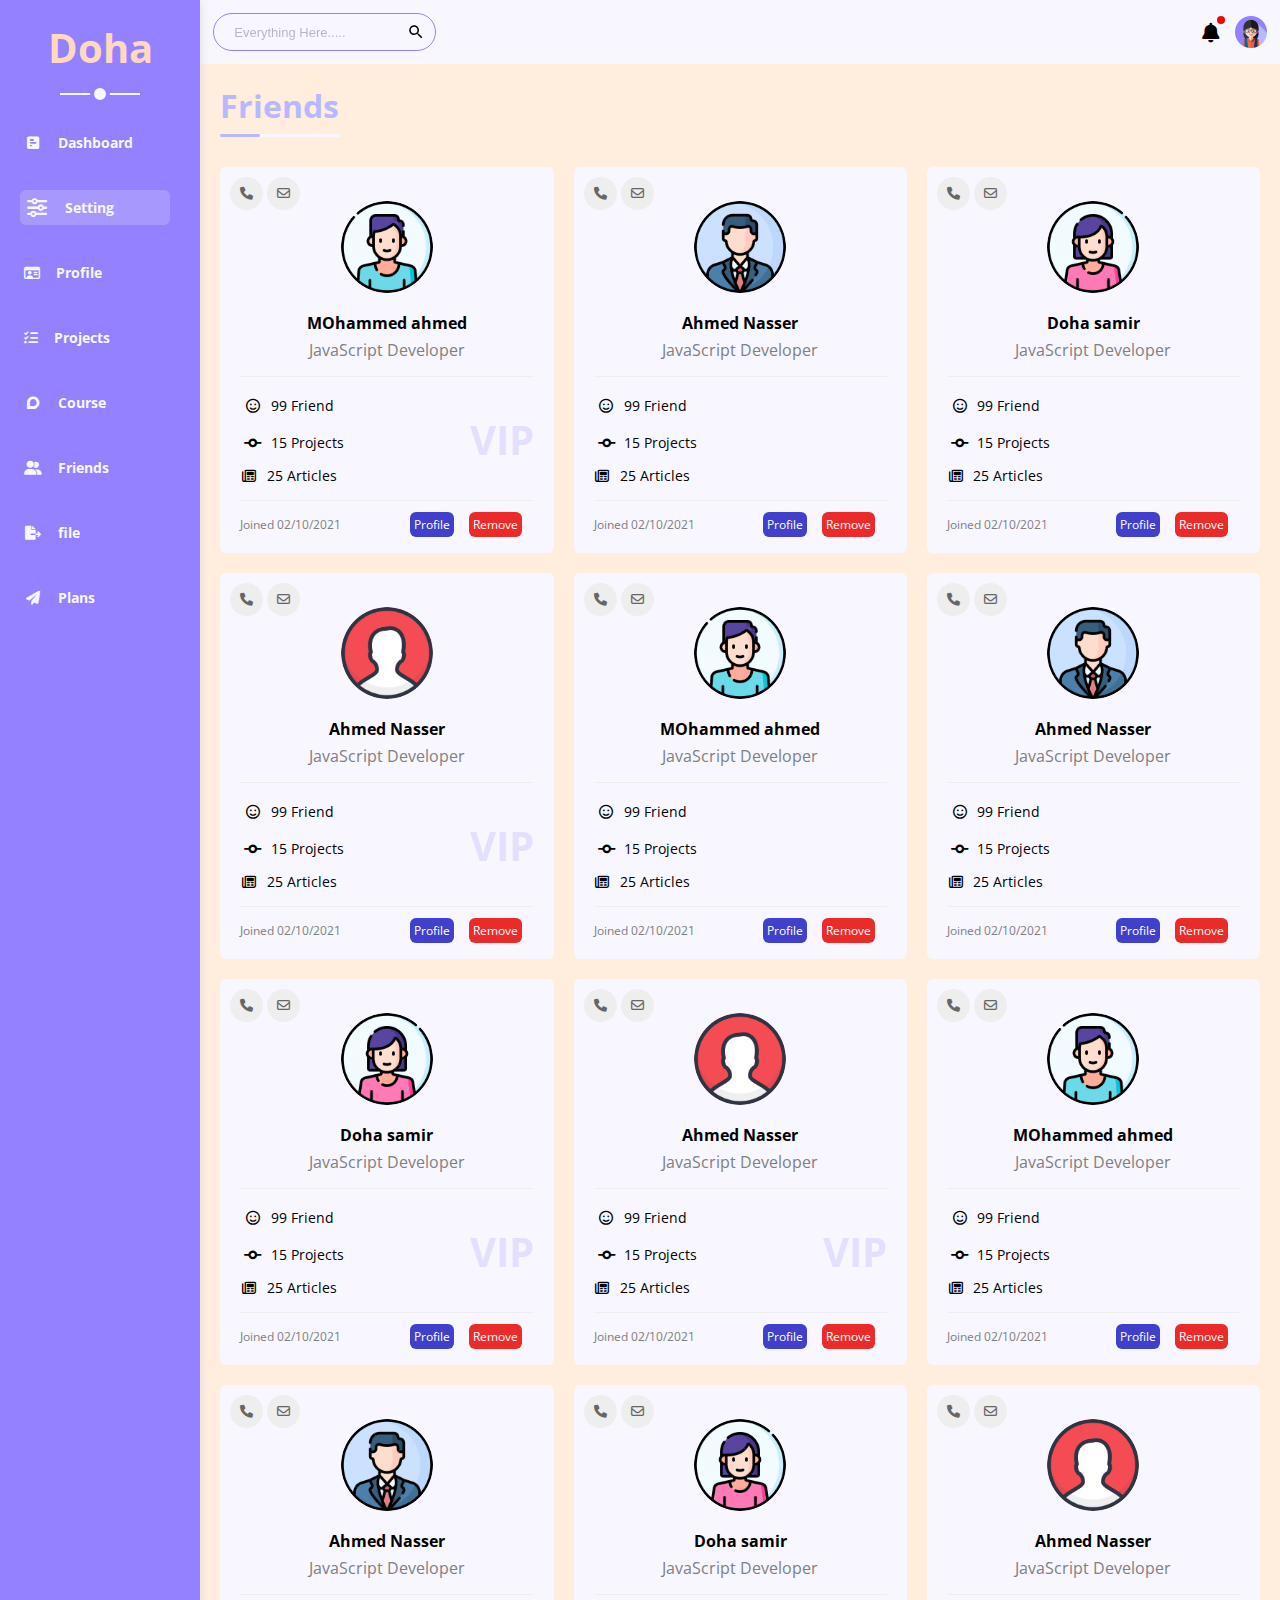
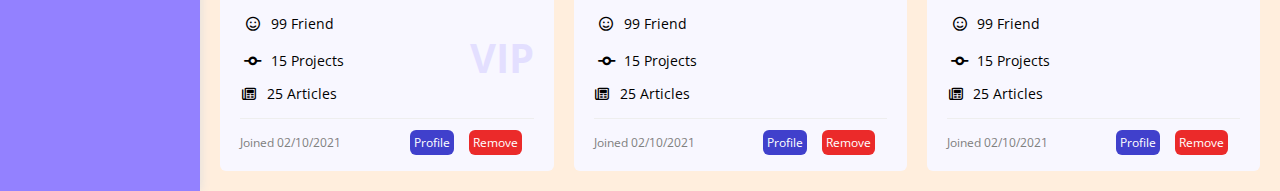
<file: friends.html>
<!DOCTYPE html>
<html lang="en">

<head>
    <meta charset="UTF-8" />
    <meta http-equiv="X-UA-Compatible" content="IE=edge" />
    <meta name="viewport" content="width=device-width, initial-scale=1.0" />
    <title>Friends</title>
    <link rel="stylesheet" href="css/all.min.css" />
    <link rel="stylesheet" href="css/framework.css" />
    <link rel="stylesheet" href="css/master.css" />
    <link rel="preconnect" href="https://fonts.googleapis.com" />
    <link rel="preconnect" href="https://fonts.gstatic.com" crossorigin />
    <link href="https://fonts.googleapis.com/css2?family=Open+Sans:wght@300;500&#038;display=swap" rel="stylesheet" />
</head>

<body>
    <div class="page d-flex">
        <div class="sidebar bg-9381ff p-20 p-relative">
            <h3 class=" p-relative text-c mt-0 c-redd">Doha</h3>
            <ul>
                <li><a class=" d-flex align-center fs-14 c-gray red-6 p-10" href="index.html">
                        <i class="fa-solid fa-square-poll-horizontal fa-fw"></i>
                        <span class="hide-mobile">Dashboard</span>
                    </a>
                </li>
                <li><a class="  active d-flex align-center fs-20  red-6 p-10" href="settings.html">
                        <i class="fa-solid fa-sliders fa-fw"></i>
                        <span class="hide-mobile">Setting</span>
                    </a>
                </li>
                <li><a class=" d-flex align-center fs-14  red-6 p-10" href="profile.html">
                        <i class="fa-regular fa-id-card"></i>
                        <span class="hide-mobile">Profile</span>
                    </a>
                </li>
                <li><a class=" d-flex align-center fs-14  red-6 p-10" href="project.html">
                        <i class="fa-solid fa-list-check"></i>
                        <span class="hide-mobile">Projects</span>
                    </a>
                </li>
                <li><a class=" d-flex align-center fs-14  red-6 p-10" href="course.html">
                        <i class="fa-brands fa-discourse fa-fw"></i>
                        <span class="hide-mobile">Course</span>
                    </a>
                </li>
                <li><a class=" d-flex align-center fs-14  red-6 p-10" href="friends.html">
                        <i class="fa-solid fa-user-group fa-fw"></i>
                        <span class="hide-mobile">Friends</span>
                    </a>
                </li>
                <li><a class=" d-flex align-center fs-14  red-6 p-10" href="file.html">
                        <i class="fa-sharp fa-solid fa-file-export fa-fw"></i>
                        <span class="hide-mobile">file</span>
                    </a>
                </li>
                <li><a class=" d-flex align-center fs-14  red-6 p-10" href="plans.html">
                        <i class="fa-solid fa-paper-plane fa-fw"></i>
                        <span class="hide-mobile">Plans</span>
                    </a>
                </li>
            </ul>
        </div>
        <div class="content w-full">
            <!-- Start Head -->
            <div class="head bg-f8f7ff p-13 between-flex">
                <div class="search p-relative">
                    <input class="p-13" type="search" placeholder="Everything Here.....">
                </div>
                <div class="icon d-flex align-center">
                    <span class="notification p-relative">
                        <i class="fa-solid fa-bell fa-lg"></i>
                    </span>
                    <img src="img/woman (1).png" alt="">
                </div>
            </div>
            <!-- End Head -->
            <h1 class="p-relative">Friends</h1>
            <div class="friends-page d-grid m-20 gap-20">
                <div class="friend  bg-f8f7ff red-6 p-20 p-relative">
                    <div class="contact">
                        <i class="fa-solid fa-phone"></i>
                        <i class="fa-regular fa-envelope"></i>
                    </div>
                    <div class="text-c">
                        <img decoding="async" class="red-half mt-10 mb-10 w-100 h-100" src="img/cute2.png"
                            alt="" />
                        <h4 class="m-0">MOhammed ahmed</h4>
                        <p class="c-gray fs-13 mt-5 mb-0">JavaScript Developer</p>
                    </div>
                    <div class="icons fs-14 p-relative">
                        <div class="mb-10">
                            <i class="fa-regular fa-face-smile fa-fw"></i>
                            <span>99 Friend</span>
                        </div>
                        <div class="mb-10">
                            <i class="fa-solid fa-code-commit fa-fw"></i>
                            <span>15 Projects</span>
                        </div>
                        <div>
                            <i class="fa-regular fa-newspaper fa-fw"></i>
                            <span>25 Articles</span>
                        </div>
                        <span class="vip fw-bold c-9381ff">VIP</span>
                    </div>
                    <div class="info between-flex fs-12">
                        <span class="c-gray">Joined 02/10/2021</span>
                        <div>
                            <a class="bg-blue  c-white btn-shape" href="profile.html">Profile</a>
                            <a class="bg-red c-white btn-shape" href="#">Remove</a>
                        </div>
                    </div>
                </div>

                <div class="friend  bg-f8f7ff red-6 p-20 p-relative">
                    <div class="contact">
                        <i class="fa-solid fa-phone"></i>
                        <i class="fa-regular fa-envelope"></i>
                    </div>
                    <div class="text-c">
                        <img decoding="async" class="red-half mt-10 mb-10 w-100 h-100" src="img/cut1.png"
                            alt="" />
                        <h4 class="m-0">Ahmed Nasser</h4>
                        <p class="c-gray fs-13 mt-5 mb-0">JavaScript Developer</p>
                    </div>
                    <div class="icons fs-14 p-relative">
                        <div class="mb-10">
                            <i class="fa-regular fa-face-smile fa-fw"></i>
                            <span>99 Friend</span>
                        </div>
                        <div class="mb-10">
                            <i class="fa-solid fa-code-commit fa-fw"></i>
                            <span>15 Projects</span>
                        </div>
                        <div>
                            <i class="fa-regular fa-newspaper fa-fw"></i>
                            <span>25 Articles</span>
                        </div>
                    </div>
                    <div class="info between-flex fs-12">
                        <span class="c-gray">Joined 02/10/2021</span>
                        <div>
                            <a class="bg-blue  c-white btn-shape" href="profile.html">Profile</a>
                            <a class="bg-red c-white btn-shape" href="#">Remove</a>
                        </div>
                    </div>
                </div>


                <div class="friend  bg-f8f7ff red-6 p-20 p-relative">
                    <div class="contact">
                        <i class="fa-solid fa-phone"></i>
                        <i class="fa-regular fa-envelope"></i>
                    </div>
                    <div class="text-c">
                        <img decoding="async" class="red-half mt-10 mb-10 w-100 h-100" src="img/cute3.png"
                            alt="" />
                        <h4 class="m-0">Doha samir</h4>
                        <p class="c-gray fs-13 mt-5 mb-0">JavaScript Developer</p>
                    </div>
                    <div class="icons fs-14 p-relative">
                        <div class="mb-10">
                            <i class="fa-regular fa-face-smile fa-fw"></i>
                            <span>99 Friend</span>
                        </div>
                        <div class="mb-10">
                            <i class="fa-solid fa-code-commit fa-fw"></i>
                            <span>15 Projects</span>
                        </div>
                        <div>
                            <i class="fa-regular fa-newspaper fa-fw"></i>
                            <span>25 Articles</span>
                        </div>
                    </div>
                    <div class="info between-flex fs-12">
                        <span class="c-gray">Joined 02/10/2021</span>
                        <div>
                            <a class="bg-blue  c-white btn-shape" href="profile.html">Profile</a>
                            <a class="bg-red c-white btn-shape" href="#">Remove</a>
                        </div>
                    </div>
                </div>


                <div class="friend  bg-f8f7ff red-6 p-20 p-relative">
                    <div class="contact">
                        <i class="fa-solid fa-phone"></i>
                        <i class="fa-regular fa-envelope"></i>
                    </div>
                    <div class="text-c">
                        <img decoding="async" class="red-half mt-10 mb-10 w-100 h-100" src="img/cute4.png"
                            alt="" />
                        <h4 class="m-0">Ahmed Nasser</h4>
                        <p class="c-gray fs-13 mt-5 mb-0">JavaScript Developer</p>
                    </div>
                    <div class="icons fs-14 p-relative">
                        <div class="mb-10">
                            <i class="fa-regular fa-face-smile fa-fw"></i>
                            <span>99 Friend</span>
                        </div>
                        <div class="mb-10">
                            <i class="fa-solid fa-code-commit fa-fw"></i>
                            <span>15 Projects</span>
                        </div>
                        <div>
                            <i class="fa-regular fa-newspaper fa-fw"></i>
                            <span>25 Articles</span>
                        </div>
                        <span class="vip fw-bold c-9381ff">VIP</span>
                    </div>
                    <div class="info between-flex fs-12">
                        <span class="c-gray">Joined 02/10/2021</span>
                        <div>
                            <a class="bg-blue  c-white btn-shape" href="profile.html">Profile</a>
                            <a class="bg-red c-white btn-shape" href="#">Remove</a>
                        </div>
                    </div>
                </div>


                <div class="friend  bg-f8f7ff red-6 p-20 p-relative">
                    <div class="contact">
                        <i class="fa-solid fa-phone"></i>
                        <i class="fa-regular fa-envelope"></i>
                    </div>
                    <div class="text-c">
                        <img decoding="async" class="red-half mt-10 mb-10 w-100 h-100" src="img/cute2.png"
                            alt="" />
                        <h4 class="m-0">MOhammed ahmed</h4>
                        <p class="c-gray fs-13 mt-5 mb-0">JavaScript Developer</p>
                    </div>
                    <div class="icons fs-14 p-relative">
                        <div class="mb-10">
                            <i class="fa-regular fa-face-smile fa-fw"></i>
                            <span>99 Friend</span>
                        </div>
                        <div class="mb-10">
                            <i class="fa-solid fa-code-commit fa-fw"></i>
                            <span>15 Projects</span>
                        </div>
                        <div>
                            <i class="fa-regular fa-newspaper fa-fw"></i>
                            <span>25 Articles</span>
                        </div>
                    </div>
                    <div class="info between-flex fs-12">
                        <span class="c-gray">Joined 02/10/2021</span>
                        <div>
                            <a class="bg-blue  c-white btn-shape" href="profile.html">Profile</a>
                            <a class="bg-red c-white btn-shape" href="#">Remove</a>
                        </div>
                    </div>
                </div>

                <div class="friend  bg-f8f7ff red-6 p-20 p-relative">
                    <div class="contact">
                        <i class="fa-solid fa-phone"></i>
                        <i class="fa-regular fa-envelope"></i>
                    </div>
                    <div class="text-c">
                        <img decoding="async" class="red-half mt-10 mb-10 w-100 h-100" src="img/cut1.png"
                            alt="" />
                        <h4 class="m-0">Ahmed Nasser</h4>
                        <p class="c-gray fs-13 mt-5 mb-0">JavaScript Developer</p>
                    </div>
                    <div class="icons fs-14 p-relative">
                        <div class="mb-10">
                            <i class="fa-regular fa-face-smile fa-fw"></i>
                            <span>99 Friend</span>
                        </div>
                        <div class="mb-10">
                            <i class="fa-solid fa-code-commit fa-fw"></i>
                            <span>15 Projects</span>
                        </div>
                        <div>
                            <i class="fa-regular fa-newspaper fa-fw"></i>
                            <span>25 Articles</span>
                        </div>
                    </div>
                    <div class="info between-flex fs-12">
                        <span class="c-gray">Joined 02/10/2021</span>
                        <div>
                            <a class="bg-blue  c-white btn-shape" href="profile.html">Profile</a>
                            <a class="bg-red c-white btn-shape" href="#">Remove</a>
                        </div>
                    </div>
                </div>


                <div class="friend  bg-f8f7ff red-6 p-20 p-relative">
                    <div class="contact">
                        <i class="fa-solid fa-phone"></i>
                        <i class="fa-regular fa-envelope"></i>
                    </div>
                    <div class="text-c">
                        <img decoding="async" class="red-half mt-10 mb-10 w-100 h-100" src="img/cute3.png"
                            alt="" />
                        <h4 class="m-0">Doha samir</h4>
                        <p class="c-gray fs-13 mt-5 mb-0">JavaScript Developer</p>
                    </div>
                    <div class="icons fs-14 p-relative">
                        <div class="mb-10">
                            <i class="fa-regular fa-face-smile fa-fw"></i>
                            <span>99 Friend</span>
                        </div>
                        <div class="mb-10">
                            <i class="fa-solid fa-code-commit fa-fw"></i>
                            <span>15 Projects</span>
                        </div>
                        <div>
                            <i class="fa-regular fa-newspaper fa-fw"></i>
                            <span>25 Articles</span>
                        </div>
                        <span class="vip fw-bold c-9381ff">VIP</span>
                    </div>
                    <div class="info between-flex fs-12">
                        <span class="c-gray">Joined 02/10/2021</span>
                        <div>
                            <a class="bg-blue  c-white btn-shape" href="profile.html">Profile</a>
                            <a class="bg-red c-white btn-shape" href="#">Remove</a>
                        </div>
                    </div>
                </div>


                <div class="friend  bg-f8f7ff red-6 p-20 p-relative">
                    <div class="contact">
                        <i class="fa-solid fa-phone"></i>
                        <i class="fa-regular fa-envelope"></i>
                    </div>
                    <div class="text-c">
                        <img decoding="async" class="red-half mt-10 mb-10 w-100 h-100" src="img/cute4.png"
                            alt="" />
                        <h4 class="m-0">Ahmed Nasser</h4>
                        <p class="c-gray fs-13 mt-5 mb-0">JavaScript Developer</p>
                    </div>
                    <div class="icons fs-14 p-relative">
                        <div class="mb-10">
                            <i class="fa-regular fa-face-smile fa-fw"></i>
                            <span>99 Friend</span>
                        </div>
                        <div class="mb-10">
                            <i class="fa-solid fa-code-commit fa-fw"></i>
                            <span>15 Projects</span>
                        </div>
                        <div>
                            <i class="fa-regular fa-newspaper fa-fw"></i>
                            <span>25 Articles</span>
                        </div>
                        <span class="vip fw-bold c-9381ff">VIP</span>
                    </div>
                    <div class="info between-flex fs-12">
                        <span class="c-gray">Joined 02/10/2021</span>
                        <div>
                            <a class="bg-blue  c-white btn-shape" href="profile.html">Profile</a>
                            <a class="bg-red c-white btn-shape" href="#">Remove</a>
                        </div>
                    </div>
                </div>

                <div class="friend  bg-f8f7ff red-6 p-20 p-relative">
                    <div class="contact">
                        <i class="fa-solid fa-phone"></i>
                        <i class="fa-regular fa-envelope"></i>
                    </div>
                    <div class="text-c">
                        <img decoding="async" class="red-half mt-10 mb-10 w-100 h-100" src="img/cute2.png"
                            alt="" />
                        <h4 class="m-0">MOhammed ahmed</h4>
                        <p class="c-gray fs-13 mt-5 mb-0">JavaScript Developer</p>
                    </div>
                    <div class="icons fs-14 p-relative">
                        <div class="mb-10">
                            <i class="fa-regular fa-face-smile fa-fw"></i>
                            <span>99 Friend</span>
                        </div>
                        <div class="mb-10">
                            <i class="fa-solid fa-code-commit fa-fw"></i>
                            <span>15 Projects</span>
                        </div>
                        <div>
                            <i class="fa-regular fa-newspaper fa-fw"></i>
                            <span>25 Articles</span>
                        </div>
                    </div>
                    <div class="info between-flex fs-12">
                        <span class="c-gray">Joined 02/10/2021</span>
                        <div>
                            <a class="bg-blue  c-white btn-shape" href="profile.html">Profile</a>
                            <a class="bg-red c-white btn-shape" href="#">Remove</a>
                        </div>
                    </div>
                </div>

                <div class="friend  bg-f8f7ff red-6 p-20 p-relative">
                    <div class="contact">
                        <i class="fa-solid fa-phone"></i>
                        <i class="fa-regular fa-envelope"></i>
                    </div>
                    <div class="text-c">
                        <img decoding="async" class="red-half mt-10 mb-10 w-100 h-100" src="img/cut1.png"
                            alt="" />
                        <h4 class="m-0">Ahmed Nasser</h4>
                        <p class="c-gray fs-13 mt-5 mb-0">JavaScript Developer</p>
                    </div>
                    <div class="icons fs-14 p-relative">
                        <div class="mb-10">
                            <i class="fa-regular fa-face-smile fa-fw"></i>
                            <span>99 Friend</span>
                        </div>
                        <div class="mb-10">
                            <i class="fa-solid fa-code-commit fa-fw"></i>
                            <span>15 Projects</span>
                        </div>
                        <div>
                            <i class="fa-regular fa-newspaper fa-fw"></i>
                            <span>25 Articles</span>
                        </div>
                        <span class="vip fw-bold c-9381ff">VIP</span>
                    </div>
                    <div class="info between-flex fs-12">
                        <span class="c-gray">Joined 02/10/2021</span>
                        <div>
                            <a class="bg-blue  c-white btn-shape" href="profile.html">Profile</a>
                            <a class="bg-red c-white btn-shape" href="#">Remove</a>
                        </div>
                    </div>
                </div>


                <div class="friend  bg-f8f7ff red-6 p-20 p-relative">
                    <div class="contact">
                        <i class="fa-solid fa-phone"></i>
                        <i class="fa-regular fa-envelope"></i>
                    </div>
                    <div class="text-c">
                        <img decoding="async" class="red-half mt-10 mb-10 w-100 h-100" src="img/cute3.png"
                            alt="" />
                        <h4 class="m-0">Doha samir</h4>
                        <p class="c-gray fs-13 mt-5 mb-0">JavaScript Developer</p>
                    </div>
                    <div class="icons fs-14 p-relative">
                        <div class="mb-10">
                            <i class="fa-regular fa-face-smile fa-fw"></i>
                            <span>99 Friend</span>
                        </div>
                        <div class="mb-10">
                            <i class="fa-solid fa-code-commit fa-fw"></i>
                            <span>15 Projects</span>
                        </div>
                        <div>
                            <i class="fa-regular fa-newspaper fa-fw"></i>
                            <span>25 Articles</span>
                        </div>
                    </div>
                    <div class="info between-flex fs-12">
                        <span class="c-gray">Joined 02/10/2021</span>
                        <div>
                            <a class="bg-blue  c-white btn-shape" href="profile.html">Profile</a>
                            <a class="bg-red c-white btn-shape" href="#">Remove</a>
                        </div>
                    </div>
                </div>


                <div class="friend  bg-f8f7ff red-6 p-20 p-relative">
                    <div class="contact">
                        <i class="fa-solid fa-phone"></i>
                        <i class="fa-regular fa-envelope"></i>
                    </div>
                    <div class="text-c">
                        <img decoding="async" class="red-half mt-10 mb-10 w-100 h-100" src="img/cute4.png"
                            alt="" />
                        <h4 class="m-0">Ahmed Nasser</h4>
                        <p class="c-gray fs-13 mt-5 mb-0">JavaScript Developer</p>
                    </div>
                    <div class="icons fs-14 p-relative">
                        <div class="mb-10">
                            <i class="fa-regular fa-face-smile fa-fw"></i>
                            <span>99 Friend</span>
                        </div>
                        <div class="mb-10">
                            <i class="fa-solid fa-code-commit fa-fw"></i>
                            <span>15 Projects</span>
                        </div>
                        <div>
                            <i class="fa-regular fa-newspaper fa-fw"></i>
                            <span>25 Articles</span>
                        </div>
                    </div>
                    <div class="info between-flex fs-12">
                        <span class="c-gray">Joined 02/10/2021</span>
                        <div>
                            <a class="bg-blue  c-white btn-shape" href="profile.html">Profile</a>
                            <a class="bg-red c-white btn-shape" href="#">Remove</a>
                        </div>
                    </div>
                </div>


                





















                
                    </div>
                </div>
            </div>
        </div>
</body>

</html>
</file>
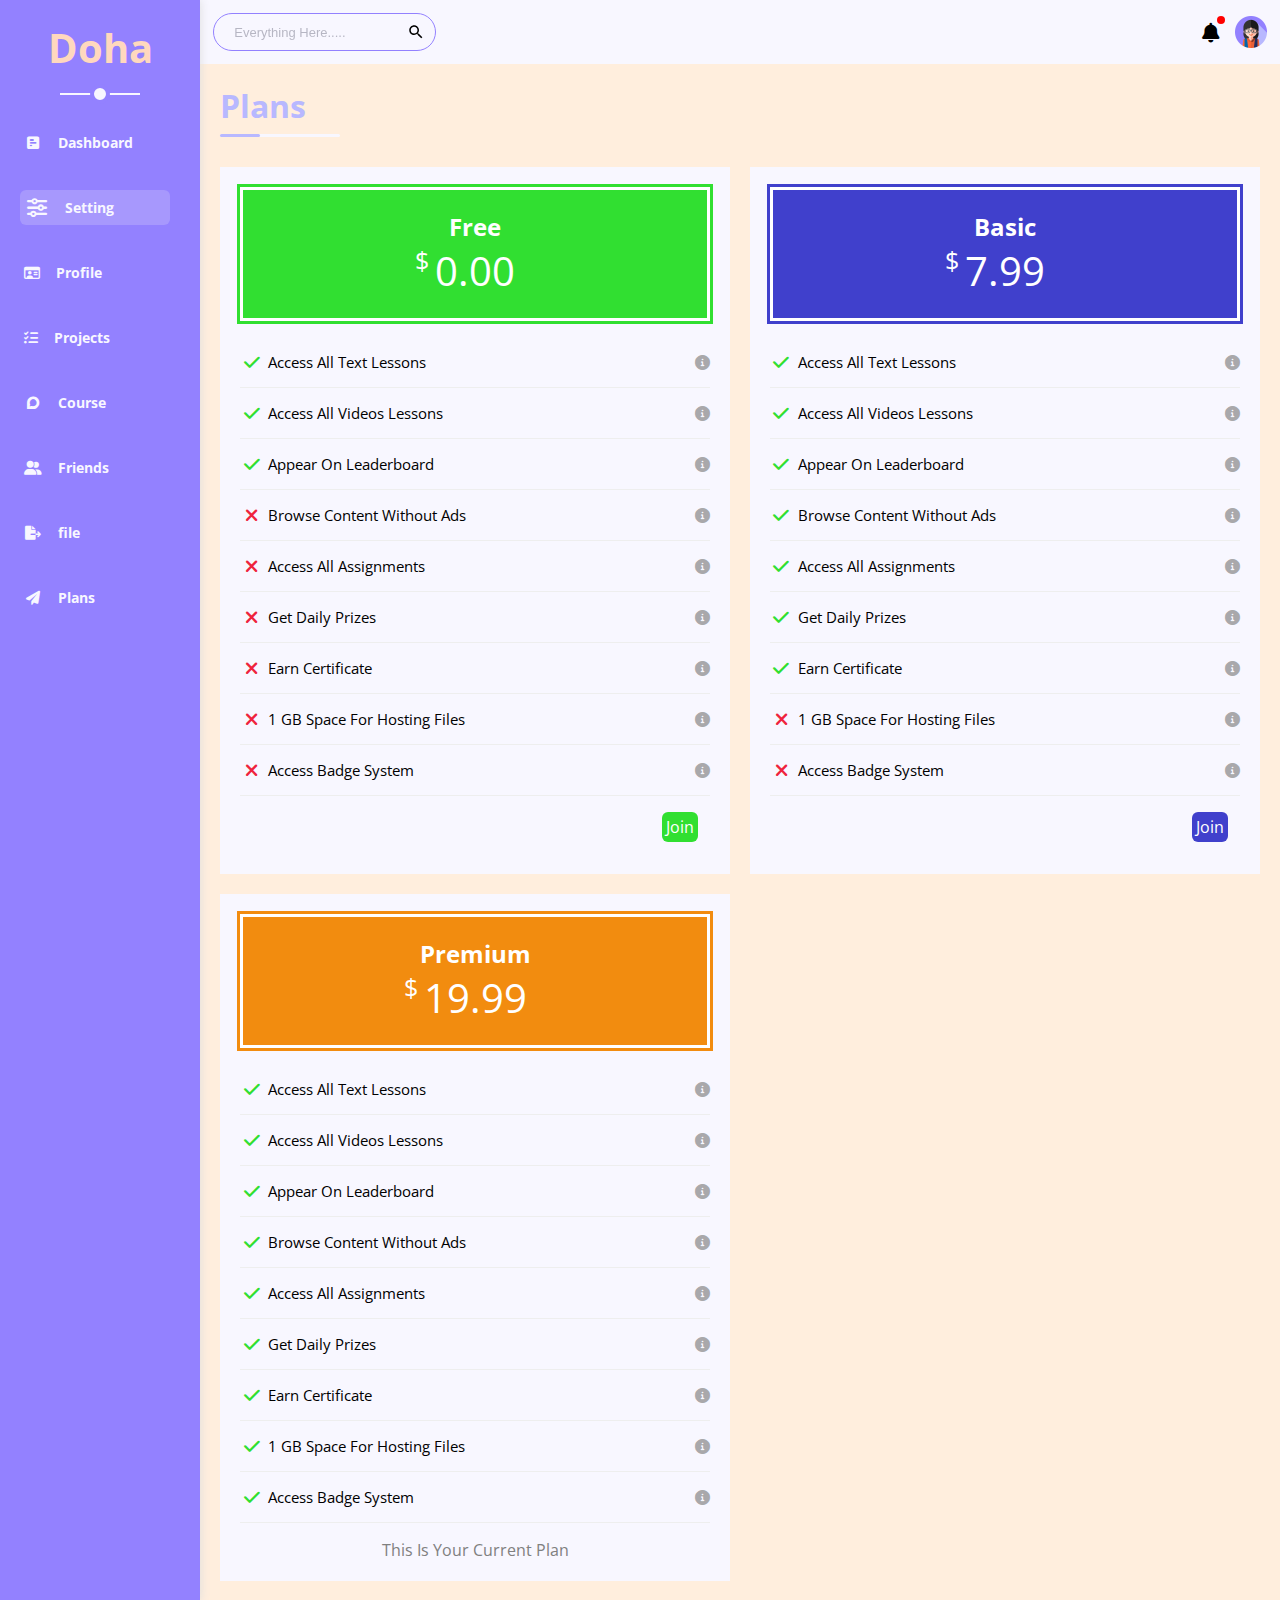
<file: plans.html>
<!DOCTYPE html>
<html lang="en">

<head>
    <meta charset="UTF-8" />
    <meta http-equiv="X-UA-Compatible" content="IE=edge" />
    <meta name="viewport" content="width=device-width, initial-scale=1.0" />
    <title>Plans</title>
    <link rel="stylesheet" href="css/all.min.css" />
    <link rel="stylesheet" href="css/framework.css" />
    <link rel="stylesheet" href="css/master.css" />
    <link rel="preconnect" href="https://fonts.googleapis.com" />
    <link rel="preconnect" href="https://fonts.gstatic.com" crossorigin />
    <link href="https://fonts.googleapis.com/css2?family=Open+Sans:wght@300;500&#038;display=swap" rel="stylesheet" />
</head>

<body>
    <div class="page d-flex">
        <div class="sidebar bg-9381ff p-20 p-relative">
            <h3 class=" p-relative text-c mt-0 c-redd">Doha</h3>
            <ul>
                <li><a class=" d-flex align-center fs-14 c-gray red-6 p-10" href="index.html">
                        <i class="fa-solid fa-square-poll-horizontal fa-fw"></i>
                        <span class="hide-mobile">Dashboard</span>
                    </a>
                </li>
                <li><a class="  active d-flex align-center fs-20  red-6 p-10" href="settings.html">
                        <i class="fa-solid fa-sliders fa-fw"></i>
                        <span class="hide-mobile">Setting</span>
                    </a>
                </li>
                <li><a class=" d-flex align-center fs-14  red-6 p-10" href="profile.html">
                        <i class="fa-regular fa-id-card"></i>
                        <span class="hide-mobile">Profile</span>
                    </a>
                </li>
                <li><a class=" d-flex align-center fs-14  red-6 p-10" href="project.html">
                        <i class="fa-solid fa-list-check"></i>
                        <span class="hide-mobile">Projects</span>
                    </a>
                </li>
                <li><a class=" d-flex align-center fs-14  red-6 p-10" href="course.html">
                        <i class="fa-brands fa-discourse fa-fw"></i>
                        <span class="hide-mobile">Course</span>
                    </a>
                </li>
                <li><a class=" d-flex align-center fs-14  red-6 p-10" href="friends.html">
                        <i class="fa-solid fa-user-group fa-fw"></i>
                        <span class="hide-mobile">Friends</span>
                    </a>
                </li>
                <li><a class=" d-flex align-center fs-14  red-6 p-10" href="file.html">
                        <i class="fa-sharp fa-solid fa-file-export fa-fw"></i>
                        <span class="hide-mobile">file</span>
                    </a>
                </li>
                <li><a class=" d-flex align-center fs-14  red-6 p-10" href="plans.html">
                        <i class="fa-solid fa-paper-plane fa-fw"></i>
                        <span class="hide-mobile">Plans</span>
                    </a>
                </li>
            </ul>
        </div>
        <div class="content w-full">
            <!-- Start Head -->
            <div class="head bg-f8f7ff p-13 between-flex">
                <div class="search p-relative">
                    <input class="p-13" type="search" placeholder="Everything Here.....">
                </div>
                <div class="icon d-flex align-center">
                    <span class="notification p-relative">
                        <i class="fa-solid fa-bell fa-lg"></i>
                    </span>
                    <img src="img/woman (1).png" alt="">
                </div>
            </div>
            <!-- End Head -->
            <h1 class="p-relative">Plans</h1>
            <div class="plans-page d-grid m-20 gap-20">
                <div class="plan green  bg-f8f7ff p-20">
                    <div class="top bg-green text-c p-20">
                        <h2 class="m-0 c-white">Free</h2>
                        <div class="price c-white"><span>$</span>0.00</div>
                    </div>
                    <ul>
                        <li>
                            <i class="fa-solid fa-check fa-fw yes"></i>
                            <span>Access All Text Lessons</span>
                            <i class="fa-solid fa-circle-info help"></i>
                        </li>
                        <li>
                            <i class="fa-solid fa-check fa-fw yes"></i>
                            <span>Access All Videos Lessons</span>
                            <i class="fa-solid fa-circle-info help"></i>
                        </li>
                        <li>
                            <i class="fa-solid fa-check fa-fw yes"></i>
                            <span>Appear On Leaderboard</span>
                            <i class="fa-solid fa-circle-info help"></i>
                        </li>
                        <li>
                            <i class="fa-solid fa-xmark fa-fw"></i>
                            <span>Browse Content Without Ads</span>
                            <i class="fa-solid fa-circle-info help"></i>
                        </li>
                        <li>
                            <i class="fa-solid fa-xmark fa-fw"></i>
                            <span>Access All Assignments</span>
                            <i class="fa-solid fa-circle-info help"></i>
                        </li>
                        <li>
                            <i class="fa-solid fa-xmark fa-fw"></i>
                            <span>Get Daily Prizes</span>
                            <i class="fa-solid fa-circle-info help"></i>
                        </li>
                        <li>
                            <i class="fa-solid fa-xmark fa-fw"></i>
                            <span>Earn Certificate</span>
                            <i class="fa-solid fa-circle-info help"></i>
                        </li>
                        <li>
                            <i class="fa-solid fa-xmark fa-fw"></i>
                            <span>1 GB Space For Hosting Files</span>
                            <i class="fa-solid fa-circle-info help"></i>
                        </li>
                        <li>
                            <i class="fa-solid fa-xmark fa-fw"></i>
                            <span>Access Badge System</span>
                            <i class="fa-solid fa-circle-info help"></i>
                        </li>
                    </ul>
                    <a href="#" class="btn-shape bg-green c-white d-block w-fit">Join</a>
                </div>
                <!-- Start Plan -->
                <div class="plan blue  bg-f8f7ff p-20">
                    <div class="top bg-blue text-c p-20">
                        <h2 class="m-0 c-white">Basic</h2>
                        <div class="price c-white"><span>$</span>7.99</div>
                    </div>
                    <ul class="list-none p-0">
                        <li>
                            <i class="fa-solid fa-check fa-fw yes"></i>
                            <span>Access All Text Lessons</span>
                            <i class="fa-solid fa-circle-info help"></i>
                        </li>
                        <li>
                            <i class="fa-solid fa-check fa-fw yes"></i>
                            <span>Access All Videos Lessons</span>
                            <i class="fa-solid fa-circle-info help"></i>
                        </li>
                        <li>
                            <i class="fa-solid fa-check fa-fw yes"></i>
                            <span>Appear On Leaderboard</span>
                            <i class="fa-solid fa-circle-info help"></i>
                        </li>
                        <li>
                            <i class="fa-solid fa-check fa-fw yes"></i>
                            <span>Browse Content Without Ads</span>
                            <i class="fa-solid fa-circle-info help"></i>
                        </li>
                        <li>
                            <i class="fa-solid fa-check fa-fw yes"></i>
                            <span>Access All Assignments</span>
                            <i class="fa-solid fa-circle-info help"></i>
                        </li>
                        <li>
                            <i class="fa-solid fa-check fa-fw yes"></i>
                            <span>Get Daily Prizes</span>
                            <i class="fa-solid fa-circle-info help"></i>
                        </li>
                        <li>
                            <i class="fa-solid fa-check fa-fw yes"></i>
                            <span>Earn Certificate</span>
                            <i class="fa-solid fa-circle-info help"></i>
                        </li>
                        <li>
                            <i class="fa-solid fa-xmark fa-fw"></i>
                            <span>1 GB Space For Hosting Files</span>
                            <i class="fa-solid fa-circle-info help"></i>
                        </li>
                        <li>
                            <i class="fa-solid fa-xmark fa-fw"></i>
                            <span>Access Badge System</span>
                            <i class="fa-solid fa-circle-info help"></i>
                        </li>
                    </ul>
                    <a href="#" class="btn-shape bg-blue c-white d-block w-fit">Join</a>
                </div>
                <!-- End Plan -->
                <!-- Start Plan -->
                <div class="plan orange bg-f8f7ff p-20">
                    <div class="top bg-oraange text-c p-20">
                        <h2 class="m-0 c-white">Premium</h2>
                        <div class="price c-white"><span>$</span>19.99</div>
                    </div>
                    <ul class="list-none p-0">
                        <li>
                            <i class="fa-solid fa-check fa-fw yes c"></i>
                            <span>Access All Text Lessons</span>
                            <i class="fa-solid fa-circle-info help"></i>
                        </li>
                        <li>
                            <i class="fa-solid fa-check fa-fw yes"></i>
                            <span>Access All Videos Lessons</span>
                            <i class="fa-solid fa-circle-info help"></i>
                        </li>
                        <li>
                            <i class="fa-solid fa-check fa-fw yes"></i>
                            <span>Appear On Leaderboard</span>
                            <i class="fa-solid fa-circle-info help"></i>
                        </li>
                        <li>
                            <i class="fa-solid fa-check fa-fw yes"></i>
                            <span>Browse Content Without Ads</span>
                            <i class="fa-solid fa-circle-info help"></i>
                        </li>
                        <li>
                            <i class="fa-solid fa-check fa-fw yes"></i>
                            <span>Access All Assignments</span>
                            <i class="fa-solid fa-circle-info help"></i>
                        </li>
                        <li>
                            <i class="fa-solid fa-check fa-fw yes"></i>
                            <span>Get Daily Prizes</span>
                            <i class="fa-solid fa-circle-info help"></i>
                        </li>
                        <li>
                            <i class="fa-solid fa-check fa-fw yes"></i>
                            <span>Earn Certificate</span>
                            <i class="fa-solid fa-circle-info help"></i>
                        </li>
                        <li>
                            <i class="fa-solid fa-check fa-fw yes"></i>
                            <span>1 GB Space For Hosting Files</span>
                            <i class="fa-solid fa-circle-info help"></i>
                        </li>
                        <li>
                            <i class="fa-solid fa-check fa-fw yes"></i>
                            <span>Access Badge System</span>
                            <i class="fa-solid fa-circle-info help"></i>
                        </li>
                    </ul>
                    <p class="c-gray m-0 text-c">This Is Your Current Plan</p>
                </div>
                <!-- End Plan -->
            </div>
        </div>
    </div>
</body>

</html>
</file>
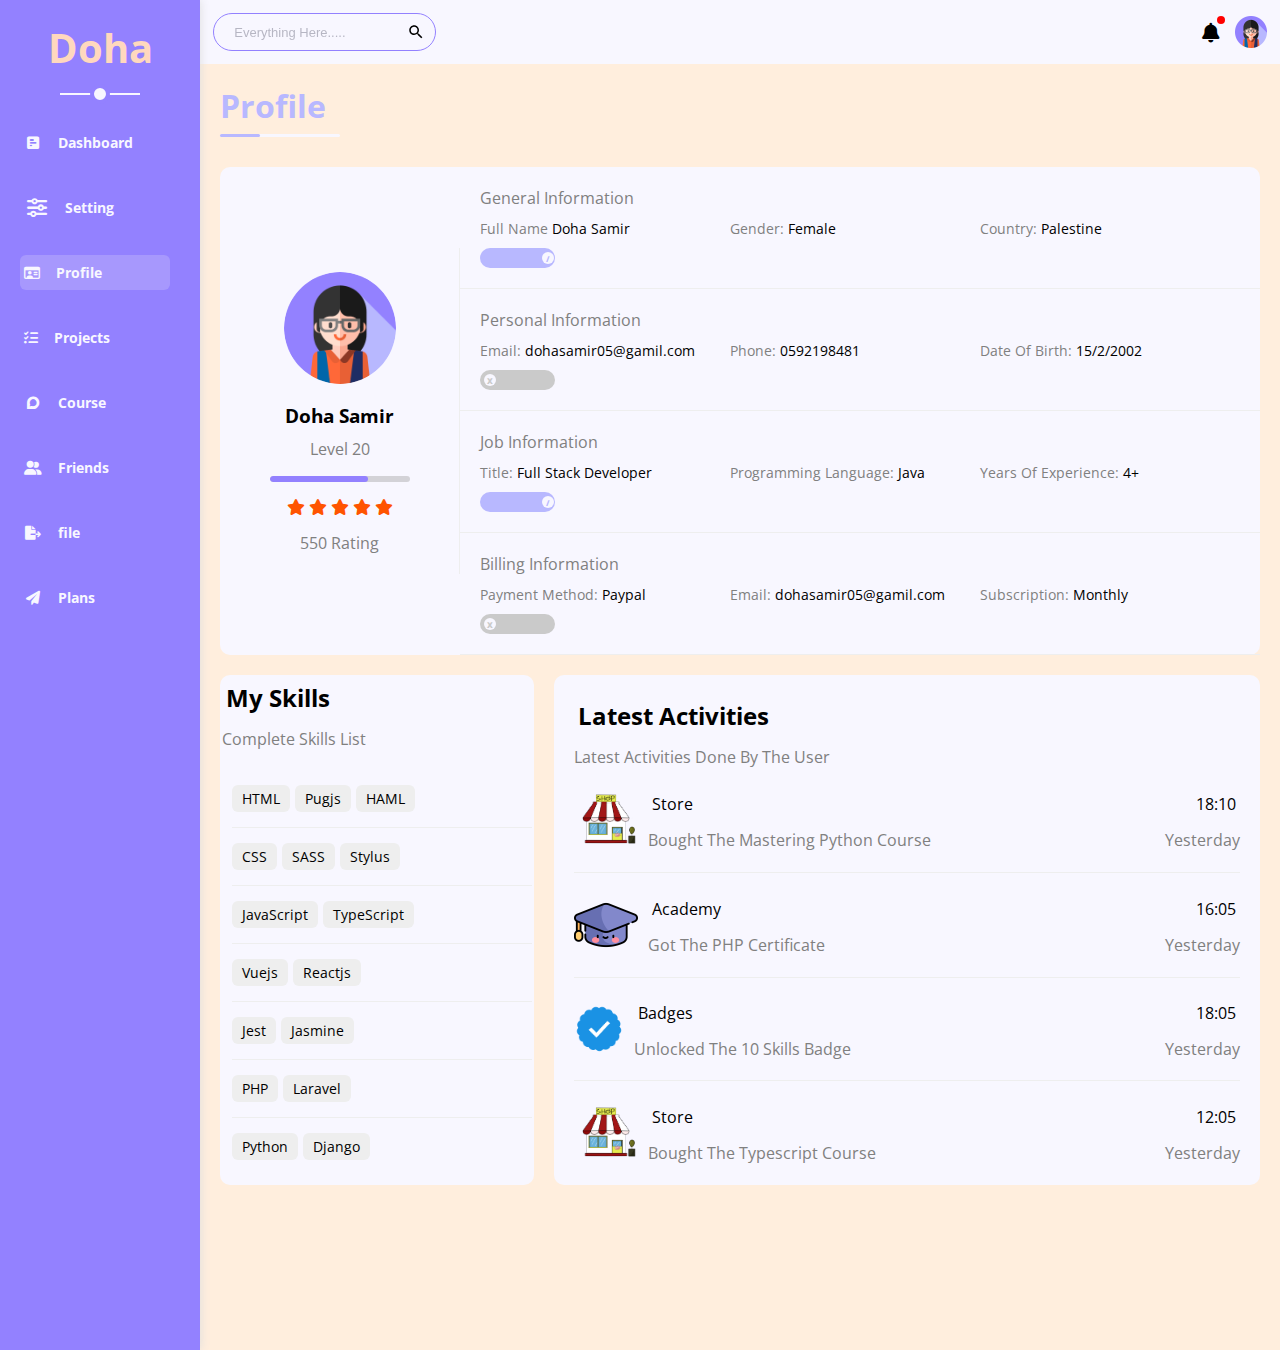
<file: profile.html>
<!DOCTYPE html>
<html lang="en">

<head>
    <meta charset="UTF-8" />
    <meta http-equiv="X-UA-Compatible" content="IE=edge" />
    <meta name="viewport" content="width=device-width, initial-scale=1.0" />
    <title>Profile</title>
    <link rel="stylesheet" href="css/all.min.css" />
    <link rel="stylesheet" href="css/framework.css" />
    <link rel="stylesheet" href="css/master.css" />
    <link rel="preconnect" href="https://fonts.googleapis.com" />
    <link rel="preconnect" href="https://fonts.gstatic.com" crossorigin />
    <link href="https://fonts.googleapis.com/css2?family=Open+Sans:wght@300;500&#038;display=swap" rel="stylesheet" />
</head>

<body>
    <div class="page d-flex">
        <div class="sidebar bg-9381ff p-20 p-relative">
            <h3 class=" p-relative text-c mt-0 c-redd">Doha</h3>
            <ul>
                <li><a class=" d-flex align-center fs-14 c-gray red-6 p-10" href="index.html">
                        <i class="fa-solid fa-square-poll-horizontal fa-fw"></i>
                        <span class="hide-mobile">Dashboard</span>
                    </a>
                </li>
                <li><a class="  d-flex align-center fs-20  red-6 p-10" href="settings.html">
                        <i class="fa-solid fa-sliders fa-fw"></i>
                        <span class="hide-mobile">Setting</span>
                    </a>
                </li>
                <li><a class="   active d-flex align-center fs-14  red-6 p-10" href="profile.html">
                        <i class="fa-regular fa-id-card"></i>
                        <span class="hide-mobile">Profile</span>
                    </a>
                </li>
                <li><a class=" d-flex align-center fs-14  red-6 p-10" href="index.html">
                        <i class="fa-solid fa-list-check"></i>
                        <span class="hide-mobile">Projects</span>
                    </a>
                </li>
                <li><a class=" d-flex align-center fs-14  red-6 p-10" href="index.html">
                        <i class="fa-brands fa-discourse fa-fw"></i>
                        <span class="hide-mobile">Course</span>
                    </a>
                </li>
                <li><a class=" d-flex align-center fs-14  red-6 p-10" href="index.html">
                        <i class="fa-solid fa-user-group fa-fw"></i>
                        <span class="hide-mobile">Friends</span>
                    </a>
                </li>
                <li><a class=" d-flex align-center fs-14  red-6 p-10" href="index.html">
                        <i class="fa-sharp fa-solid fa-file-export fa-fw"></i>
                        <span class="hide-mobile">file</span>
                    </a>
                </li>
                <li><a class=" d-flex align-center fs-14  red-6 p-10" href="index.html">
                        <i class="fa-solid fa-paper-plane fa-fw"></i>
                        <span class="hide-mobile">Plans</span>
                    </a>
                </li>
            </ul>
        </div>
        <div class="content w-full">
            <!-- Start Head -->
            <div class="head bg-f8f7ff p-13 between-flex">
                <div class="search p-relative">
                    <input class="p-13" type="search" placeholder="Everything Here.....">
                </div>
                <div class="icon d-flex align-center">
                    <span class="notification p-relative">
                        <i class="fa-solid fa-bell fa-lg"></i>
                    </span>
                    <img src="img/woman (1).png" alt="">
                </div>
            </div>
            <!-- End Head -->
            <h1 class="p-relative">Profile</h1>
            <div class="profile-page m-20">
                <!-- Start Overview -->
                <div class="overview  bg-f8f7ff rad-10 d-flex align-center">
                    <div class="avatar-box text-c p-20">
                        <img decoding="async" class="rad-half mb-10" src="img/woman (1).png" alt="" />
                        <h3 class="m-0">Doha Samir</h3>
                        <p class="c-gray mt-10">Level 20</p>
                        <div class="level rad-10 bg-gray p-relative">
                            <span style="width: 70%"></span>
                        </div>
                        <div class="rating mt-10 mb-10">
                            <i class="fa-solid fa-star c-orange fs-13"></i>
                            <i class="fa-solid fa-star c-orange fs-13"></i>
                            <i class="fa-solid fa-star c-orange fs-13"></i>
                            <i class="fa-solid fa-star c-orange fs-13"></i>
                            <i class="fa-solid fa-star c-orange fs-13"></i>
                        </div>
                        <p class="c-gray m-0 fs-13">550 Rating</p>
                    </div>
                    <div class="info-box w-full text-c-mobile">
                        <!-- Start Information Row -->
                        <div class="box p-20 d-flex align-center">
                            <h4 class="c-gray fs-15 m-0 w-full">General Information</h4>
                            <div class="fs-14">
                                <span class="c-gray">Full Name</span>
                                <span>Doha Samir</span>
                            </div>
                            <div class="fs-14">
                                <span class="c-gray">Gender:</span>
                                <span>Female</span>
                            </div>
                            <div class="fs-14">
                                <span class="c-gray">Country:</span>
                                <span>Palestine</span>
                            </div>
                            <div class="fs-14">
                                <label>
                                    <input class="toggle-checkbox" type="checkbox" checked />
                                    <div class="toggle-switch"></div>
                                </label>
                            </div>
                        </div>
                        <!-- End Information Row -->
                        <!-- Start Information Row -->
                        <div class="box p-20 d-flex align-center">
                            <h4 class="c-gray w-full fs-15 m-0">Personal Information</h4>
                            <div class="fs-14">
                                <span class="c-gray">Email:</span>
                                <span>dohasamir05@gamil.com</span>
                            </div>
                            <div class="fs-14">
                                <span class="c-gray">Phone:</span>
                                <span>0592198481</span>
                            </div>
                            <div class="fs-14">
                                <span class="c-gray">Date Of Birth:</span>
                                <span>15/2/2002</span>
                            </div>
                            <div class="fs-14">
                                <label>
                                    <input class="toggle-checkbox" type="checkbox" />
                                    <div class="toggle-switch"></div>
                                </label>
                            </div>
                        </div>
                        <!-- End Information Row -->
                        <!-- Start Information Row -->
                        <div class="box p-20 d-flex align-center">
                            <h4 class="c-gray w-full fs-15 m-0">Job Information</h4>
                            <div class="fs-14">
                                <span class="c-gray">Title:</span>
                                <span>Full Stack Developer</span>
                            </div>
                            <div class="fs-14">
                                <span class="c-gray">Programming Language:</span>
                                <span>Java</span>
                            </div>
                            <div class="fs-14">
                                <span class="c-gray">Years Of Experience:</span>
                                <span>4+</span>
                            </div>
                            <div class="fs-14">
                                <label>
                                    <input class="toggle-checkbox" type="checkbox" checked />
                                    <div class="toggle-switch"></div>
                                </label>
                            </div>
                        </div>
                        <!-- End Information Row -->
                        <!-- Start Information Row -->
                        <div class="box p-20 d-flex align-center">
                            <h4 class="c-gray w-full fs-15 m-0">Billing Information</h4>
                            <div class="fs-14">
                                <span class="c-gray">Payment Method:</span>
                                <span>Paypal</span>
                            </div>
                            <div class="fs-14">
                                <span class="c-gray">Email:</span>
                                <span>dohasamir05@gamil.com</span>
                            </div>
                            <div class="fs-14">
                                <span class="c-gray">Subscription:</span>
                                <span>Monthly</span>
                            </div>
                            <div class="fs-14">
                                <label>
                                    <input class="toggle-checkbox" type="checkbox" />
                                    <div class="toggle-switch"></div>
                                </label>
                            </div>
                        </div>
                        <!-- End Information Row -->
                    </div>
                </div>
                <!-- End Overview -->
                <!-- Start Other Data -->
                <div class="other-data d-flex gap-20">
                    <div class="skills-card p-2 bg-f8f7ff rad-10 mt-20">
                        <h2 class="mt-0 mb-10">My Skills</h2>
                        <p class="mt-0 mb-20 c-gray fs-15">Complete Skills List</p>
                        <ul class="m-0 text-c-mobile ml-10">
                            <li><span>HTML</span><span>Pugjs</span><span>HAML</span></li>
                            <li><span>CSS</span><span>SASS</span><span>Stylus</span></li>
                            <li><span>JavaScript</span><span>TypeScript</span></li>
                            <li><span>Vuejs</span><span>Reactjs</span></li>
                            <li><span>Jest</span><span>Jasmine</span></li>
                            <li><span>PHP</span><span>Laravel</span></li>
                            <li><span>Python</span><span>Django</span></li>
                        </ul>
                    </div>
                    <div class="activities p-20  bg-f8f7ff rad-10 mt-20">
                        <h2 class="mt-0 mb-10">Latest Activities</h2>
                        <p class="mt-0 mb-20 c-gray fs-15">Latest Activities Done By The User</p>
                        <div class="activity d-flex align-center text-c-mobile">
                            <img decoding="async" src="img/—Pngtree—cute shopping shop_8824339.png" alt="" />
                            <div class="info">
                                <span class="d-block mb-10">Store</span>
                                <span class="c-gray">Bought The Mastering Python Course</span>
                            </div>
                            <div class="date">
                                <span class="d-block mb-10">18:10</span>
                                <span class="c-gray">Yesterday</span>
                            </div>
                        </div>
                        <div class="activity d-flex align-center text-c-mobile">
                            <img decoding="async" src="img/acadmy.png" alt="" />
                            <div class="info">
                                <span class="d-block mb-10">Academy</span>
                                <span class="c-gray">Got The PHP Certificate</span>
                            </div>
                            <div class="date">
                                <span class="d-block mb-10">16:05</span>
                                <span class="c-gray">Yesterday</span>
                            </div>
                        </div>
                        <div class="activity d-flex align-center text-c-mobile">
                            <img decoding="async" src="img/2-min-removebg-preview.png" style="height: 50px; width: 50px;" alt="" />
                            <div class="info">
                                <span class="d-block mb-10" >Badges</span>
                                <span class="c-gray">Unlocked The 10 Skills Badge</span>
                            </div>
                            <div class="date">
                                <span class="d-block mb-10">18:05</span>
                                <span class="c-gray">Yesterday</span>
                            </div>
                        </div>
                        <div class="activity d-flex align-center text-c-mobile">
                            <img decoding="async" src="img/—Pngtree—cute shopping shop_8824339.png" alt="" />
                            <div class="info">
                                <span class="d-block mb-10">Store</span>
                                <span class="c-gray">Bought The Typescript Course</span>
                            </div>
                            <div class="date">
                                <span class="d-block mb-10">12:05</span>
                                <span class="c-gray">Yesterday</span>
                            </div>
                        </div>
                    </div>
                </div>
                <!-- End Other Data -->
            </div>
        </div>
    </div>
</body>

</html>
</file>
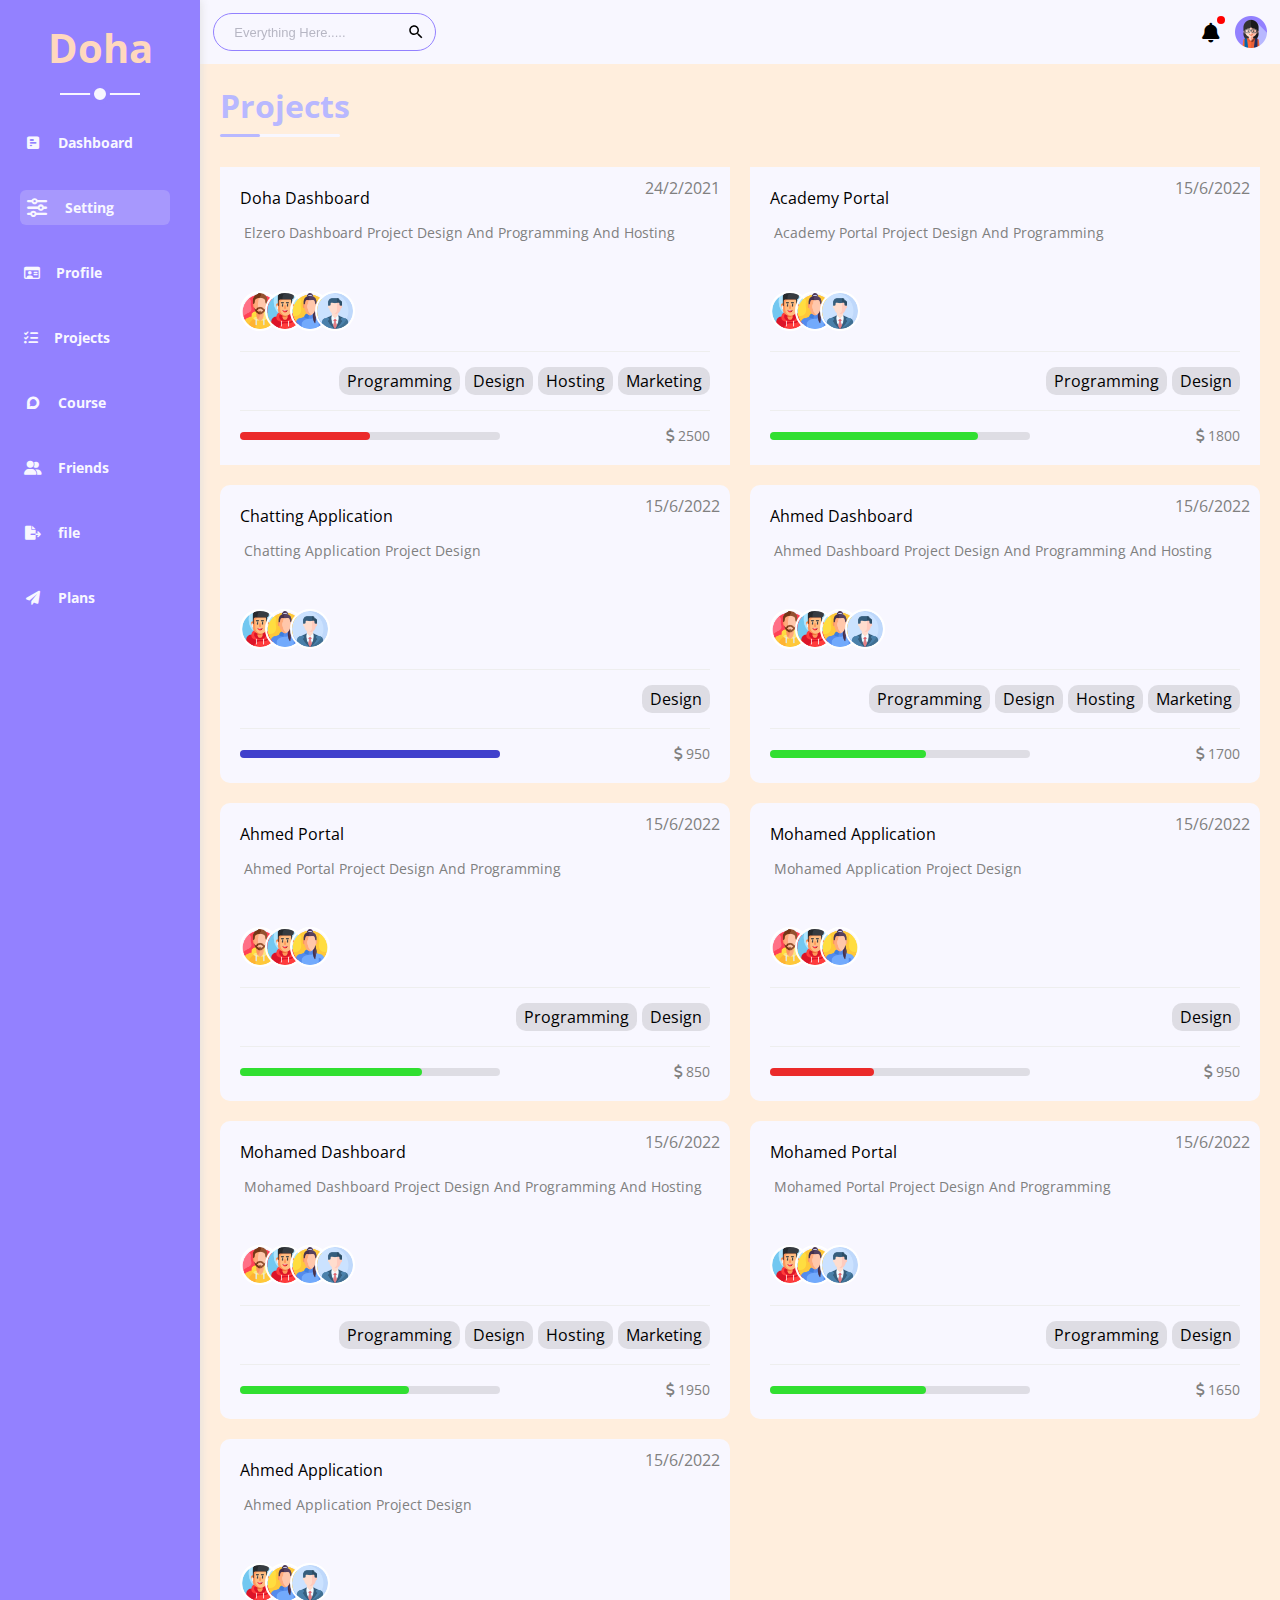
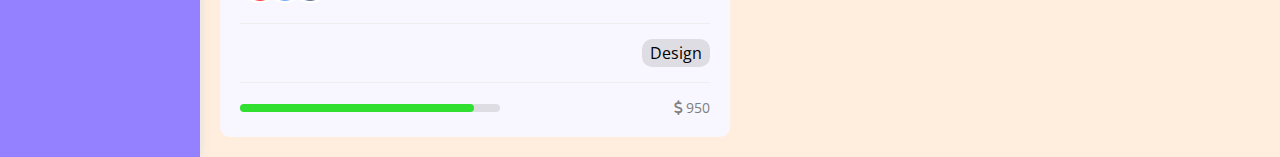
<file: project.html>
<!DOCTYPE html>
<html lang="en">

<head>
    <meta charset="UTF-8" />
    <meta http-equiv="X-UA-Compatible" content="IE=edge" />
    <meta name="viewport" content="width=device-width, initial-scale=1.0" />
    <title>Projects</title>
    <link rel="stylesheet" href="css/all.min.css" />
    <link rel="stylesheet" href="css/framework.css" />
    <link rel="stylesheet" href="css/master.css" />
    <link rel="preconnect" href="https://fonts.googleapis.com" />
    <link rel="preconnect" href="https://fonts.gstatic.com" crossorigin />
    <link href="https://fonts.googleapis.com/css2?family=Open+Sans:wght@300;500&#038;display=swap" rel="stylesheet" />
</head>

<body>
    <div class="page d-flex">
        <div class="sidebar bg-9381ff p-20 p-relative">
            <h3 class=" p-relative text-c mt-0 c-redd">Doha</h3>
            <ul>
                <li><a class=" d-flex align-center fs-14 c-gray red-6 p-10" href="index.html">
                        <i class="fa-solid fa-square-poll-horizontal fa-fw"></i>
                        <span class="hide-mobile">Dashboard</span>
                    </a>
                </li>
                <li><a class="  active d-flex align-center fs-20  red-6 p-10" href="settings.html">
                        <i class="fa-solid fa-sliders fa-fw"></i>
                        <span class="hide-mobile">Setting</span>
                    </a>
                </li>
                <li><a class=" d-flex align-center fs-14  red-6 p-10" href="profile.html">
                        <i class="fa-regular fa-id-card"></i>
                        <span class="hide-mobile">Profile</span>
                    </a>
                </li>
                <li><a class=" d-flex align-center fs-14  red-6 p-10" href="index.html">
                        <i class="fa-solid fa-list-check"></i>
                        <span class="hide-mobile">Projects</span>
                    </a>
                </li>
                <li><a class=" d-flex align-center fs-14  red-6 p-10" href="index.html">
                        <i class="fa-brands fa-discourse fa-fw"></i>
                        <span class="hide-mobile">Course</span>
                    </a>
                </li>
                <li><a class=" d-flex align-center fs-14  red-6 p-10" href="index.html">
                        <i class="fa-solid fa-user-group fa-fw"></i>
                        <span class="hide-mobile">Friends</span>
                    </a>
                </li>
                <li><a class=" d-flex align-center fs-14  red-6 p-10" href="index.html">
                        <i class="fa-sharp fa-solid fa-file-export fa-fw"></i>
                        <span class="hide-mobile">file</span>
                    </a>
                </li>
                <li><a class=" d-flex align-center fs-14  red-6 p-10" href="index.html">
                        <i class="fa-solid fa-paper-plane fa-fw"></i>
                        <span class="hide-mobile">Plans</span>
                    </a>
                </li>
            </ul>
        </div>
        <div class="content w-full">
            <!-- Start Head -->
            <div class="head bg-f8f7ff p-13 between-flex">
                <div class="search p-relative">
                    <input class="p-13" type="search" placeholder="Everything Here.....">
                </div>
                <div class="icon d-flex align-center">
                    <span class="notification p-relative">
                        <i class="fa-solid fa-bell fa-lg"></i>
                    </span>
                    <img src="img/woman (1).png" alt="">
                </div>
            </div>
            <!-- End Head -->
            <h1 class="p-relative">Projects</h1>
            <div class="projects-page d-grid m-20 gap-20">
                <div class="project bg-f8f7ff p-20 rad-6 p-relative">
                    <span class="date fs-13 c-gray">24/2/2021</span>
                    <h4 class="m-0">Doha Dashboard</h4>
                    <p class="c-gray mt-10 mb-10 fs-14">Elzero Dashboard Project Design And Programming And Hosting</p>
                    <div class="team">

                        <a href="#"> <img decoding="async" src="img/man.png" alt="" /></a>
                        <a href="#"> <img decoding="async" src="img/gamer.png" alt="" /></a>
                        <a href="#"> <img decoding="async" src="img/woman (2).png" alt="" /></a>
                        <a href="#"> <img decoding="async" src="img/profile.png" alt="" /></a>

                    </div>
                    <div class="do d-flex">
                        <span class="fs-13 rad-10 bg-eee">Programming</span>
                        <span class="fs-13 rad-10 bg-eee">Design</span>
                        <span class="fs-13 rad-10 bg-eee">Hosting</span>
                        <span class="fs-13 rad-10 bg-eee">Marketing</span>
                    </div>
                    <div class="info between-flex">
                        <div class="prog bg-eee">
                            <span class="bg-red" style="width: 50%"></span>
                        </div>
                        <div class="fs-14 c-gray">
                            <i class="fa-solid fa-dollar-sign"></i>
                            2500
                        </div>
                    </div>
                </div>

                <div class="project bg-f8f7ff p-20 rad-6 p-relative">
                    <span class="date fs-13 c-gray">15/6/2022</span>
                    <h4 class="m-0">Academy Portal</h4>
                    <p class="c-gray mt-10 mb-10 fs-14">Academy Portal Project Design And Programming</p>
                    <div class="team">
                        <a href="#"> <img decoding="async" src="img/gamer.png" alt="" /></a>
                        <a href="#"> <img decoding="async" src="img/woman (2).png" alt="" /></a>
                        <a href="#"> <img decoding="async" src="img/profile.png" alt="" /></a>

                    </div>
                    <div class="do d-flex">
                        <span class="fs-13 rad-10 bg-eee">Programming</span>
                        <span class="fs-13 rad-10 bg-eee">Design</span>
                    </div>
                    <div class="info between-flex">
                        <div class="prog bg-eee">
                            <span class="bg-green" style="width: 80%"></span>
                        </div>
                        <div class="fs-14 c-gray">
                            <i class="fa-solid fa-dollar-sign"></i>
                            1800
                        </div>
                    </div>
                </div>

                <div class="project bg-f8f7ff p-20 rad-10 p-relative">
                    <span class="date fs-13 c-gray">15/6/2022</span>
                    <h4 class="m-0">Chatting Application</h4>
                    <p class="c-gray mt-10 mb-10 fs-14">Chatting Application Project Design</p>
                    <div class="team">
                        <a href="#"> <img decoding="async" src="img/gamer.png" alt="" /></a>
                        <a href="#"> <img decoding="async" src="img/woman (2).png" alt="" /></a>
                        <a href="#"> <img decoding="async" src="img/profile.png" alt="" /></a>

                    </div>
                    <div class="do d-flex">
                        <span class="fs-13 rad-10 bg-eee">Design</span>
                    </div>
                    <div class="info between-flex">
                        <div class="prog bg-eee">
                            <span class="bg-blue" style="width: 100%"></span>
                        </div>
                        <div class="fs-14 c-gray">
                            <i class="fa-solid fa-dollar-sign"></i>
                            950
                        </div>
                    </div>
                </div>

                <div class="project bg-f8f7ff p-20 rad-10 p-relative">
                    <span class="date fs-13 c-gray">15/6/2022</span>
                    <h4 class="m-0">Ahmed Dashboard</h4>
                    <p class="c-gray mt-10 mb-10 fs-14">Ahmed Dashboard Project Design And Programming And Hosting</p>
                    <div class="team">
                        <a href="#"> <img decoding="async" src="img/man.png" alt="" /></a>
                        <a href="#"> <img decoding="async" src="img/gamer.png" alt="" /></a>
                        <a href="#"> <img decoding="async" src="img/woman (2).png" alt="" /></a>
                        <a href="#"> <img decoding="async" src="img/profile.png" alt="" /></a>
                    </div>
                    <div class="do d-flex">
                        <span class="fs-13 rad-10 bg-eee">Programming</span>
                        <span class="fs-13 rad-10 bg-eee">Design</span>
                        <span class="fs-13 rad-10 bg-eee">Hosting</span>
                        <span class="fs-13 rad-10 bg-eee">Marketing</span>
                    </div>
                    <div class="info between-flex">
                        <div class="prog bg-eee">
                            <span class="bg-green" style="width: 60%"></span>
                        </div>
                        <div class="fs-14 c-gray">
                            <i class="fa-solid fa-dollar-sign"></i>
                            1700
                        </div>
                    </div>
                </div>

                <div class="project bg-f8f7ff p-20 rad-10 p-relative">
                    <span class="date fs-13 c-gray">15/6/2022</span>
                    <h4 class="m-0">Ahmed Portal</h4>
                    <p class="c-gray mt-10 mb-10 fs-14">Ahmed Portal Project Design And Programming</p>
                    <div class="team">
                        <a href="#"> <img decoding="async" src="img/man.png" alt="" /></a>
                        <a href="#"> <img decoding="async" src="img/gamer.png" alt="" /></a>
                        <a href="#"> <img decoding="async" src="img/woman (2).png" alt="" /></a>
                    </div>
                    <div class="do d-flex">
                        <span class="fs-13 rad-10 bg-eee">Programming</span>
                        <span class="fs-13 rad-10 bg-eee">Design</span>
                    </div>
                    <div class="info between-flex">
                        <div class="prog bg-eee">
                            <span class="bg-green" style="width: 70%"></span>
                        </div>
                        <div class="fs-14 c-gray">
                            <i class="fa-solid fa-dollar-sign"></i>
                            850
                        </div>
                    </div>
                </div>

                <div class="project bg-f8f7ff p-20 rad-10 p-relative">
                    <span class="date fs-13 c-gray">15/6/2022</span>
                    <h4 class="m-0">Mohamed Application</h4>
                    <p class="c-gray mt-10 mb-10 fs-14">Mohamed Application Project Design</p>
                    <div class="team">
                        <a href="#"> <img decoding="async" src="img/man.png" alt="" /></a>
                        <a href="#"> <img decoding="async" src="img/gamer.png" alt="" /></a>
                        <a href="#"> <img decoding="async" src="img/woman (2).png" alt="" /></a>
                    </div>
                    <div class="do d-flex">
                        <span class="fs-13 rad-10 bg-eee">Design</span>
                    </div>
                    <div class="info between-flex">
                        <div class="prog bg-eee">
                            <span class="bg-red" style="width: 40%"></span>
                        </div>
                        <div class="fs-14 c-gray">
                            <i class="fa-solid fa-dollar-sign"></i>
                            950
                        </div>
                    </div>
                </div>

                <div class="project bg-f8f7ff p-20 rad-10 p-relative">
                    <span class="date fs-13 c-gray">15/6/2022</span>
                    <h4 class="m-0">Mohamed Dashboard</h4>
                    <p class="c-gray mt-10 mb-10 fs-14">Mohamed Dashboard Project Design And Programming And Hosting</p>
                    <div class="team">
                        <a href="#"> <img decoding="async" src="img/man.png" alt="" /></a>
                        <a href="#"> <img decoding="async" src="img/gamer.png" alt="" /></a>
                        <a href="#"> <img decoding="async" src="img/woman (2).png" alt="" /></a>
                        <a href="#"> <img decoding="async" src="img/profile.png" alt="" /></a>
                    </div>
                    <div class="do d-flex">
                        <span class="fs-13 rad-10 bg-eee">Programming</span>
                        <span class="fs-13 rad-10 bg-eee">Design</span>
                        <span class="fs-13 rad-10 bg-eee">Hosting</span>
                        <span class="fs-13 rad-10 bg-eee">Marketing</span>
                    </div>
                    <div class="info between-flex">
                        <div class="prog bg-eee">
                            <span class="bg-green" style="width: 65%"></span>
                        </div>
                        <div class="fs-14 c-gray">
                            <i class="fa-solid fa-dollar-sign"></i>
                            1950
                        </div>
                    </div>
                </div>

                <div class="project bg-f8f7ff p-20 rad-10 p-relative">
                    <span class="date fs-13 c-gray">15/6/2022</span>
                    <h4 class="m-0">Mohamed Portal</h4>
                    <p class="c-gray mt-10 mb-10 fs-14">Mohamed Portal Project Design And Programming</p>
                    <div class="team">
                        <a href="#"> <img decoding="async" src="img/gamer.png" alt="" /></a>
                        <a href="#"> <img decoding="async" src="img/woman (2).png" alt="" /></a>
                        <a href="#"> <img decoding="async" src="img/profile.png" alt="" /></a>
                    </div>
                    <div class="do d-flex">
                        <span class="fs-13 rad-10 bg-eee">Programming</span>
                        <span class="fs-13 rad-10 bg-eee">Design</span>
                    </div>
                    <div class="info between-flex">
                        <div class="prog bg-eee">
                            <span class="bg-green" style="width: 60%"></span>
                        </div>
                        <div class="fs-14 c-gray">
                            <i class="fa-solid fa-dollar-sign"></i>
                            1650
                        </div>
                    </div>
                </div>


                <div class="project bg-f8f7ff p-20 rad-10 p-relative">
                    <span class="date fs-13 c-gray">15/6/2022</span>
                    <h4 class="m-0">Ahmed Application</h4>
                    <p class="c-gray mt-10 mb-10 fs-14">Ahmed Application Project Design</p>
                    <div class="team">
                        <a href="#"> <img decoding="async" src="img/gamer.png" alt="" /></a>
                        <a href="#"> <img decoding="async" src="img/woman (2).png" alt="" /></a>
                        <a href="#"> <img decoding="async" src="img/profile.png" alt="" /></a>
                    </div>
                    <div class="do d-flex">
                        <span class="fs-13 rad-10 bg-eee">Design</span>
                    </div>
                    <div class="info between-flex">
                        <div class="prog bg-eee">
                            <span class="bg-green" style="width: 90%"></span>
                        </div>
                        <div class="fs-14 c-gray">
                            <i class="fa-solid fa-dollar-sign"></i>
                            950
                        </div>
                    </div>
                </div>
            </div>
        </div>
    </div>
</body>

</html>
</file>
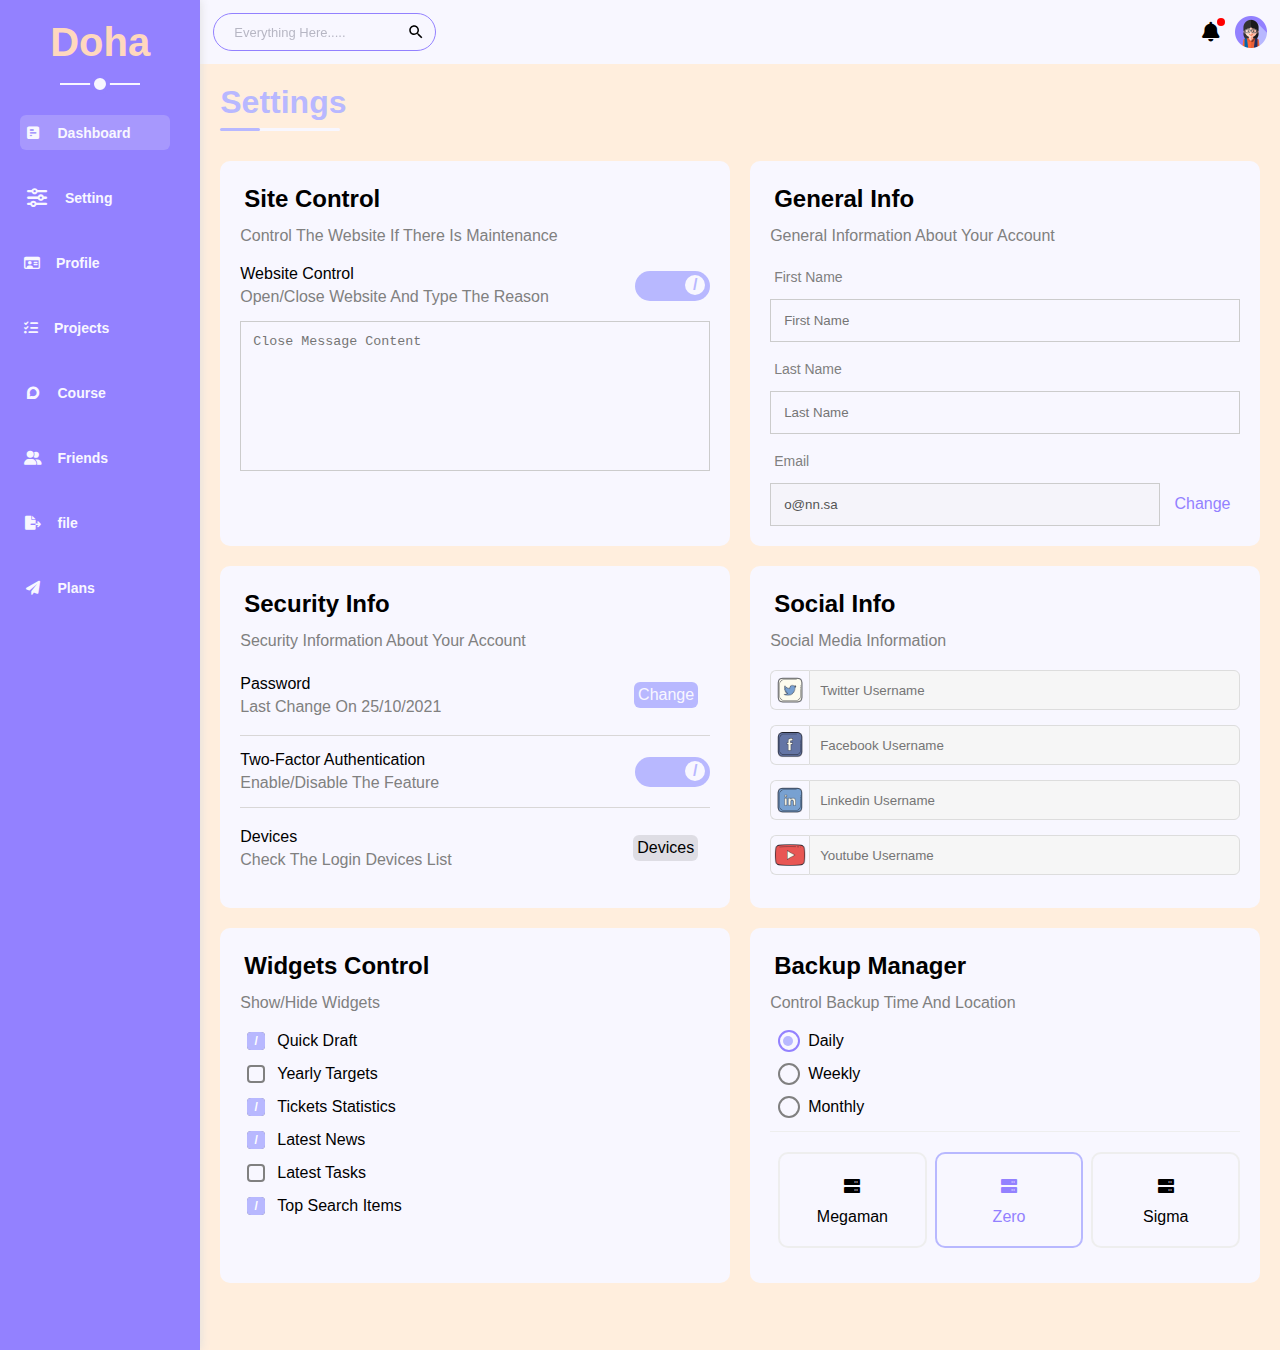
<file: settings.html>
<!DOCTYPE html>
<html lang="en">

<head>
    <meta charset="UTF-8">
    <meta http-equiv="X-UA-Compatible" content="IE=edge">
    <meta name="viewport" content="width=device-width, initial-scale=1.0">
    <!-- fontawsem library -->
    <link rel="stylesheet" href="css/all.min.css">
    <link rel="stylesheet" href="css/framework.css">
    <link rel="stylesheet" href="css/master.css">
    <!-- google fonts -->
    <link rel="preconnect" href="https://fonts.googleapis.com" />
    <link rel="preconnect" href="https://fonts.gstatic.com" crossorigin />
    <link href="https://fonts.googleapis.com/css2?family=Cairo:wght@300;400;700&#038;display=swap" rel="stylesheet" />
    <title>Settings</title>
</head>

<body>
    <div class="page d-flex">
        <div class="sidebar bg-9381ff p-20 p-relative">
            <h3 class=" p-relative text-c mt-0 c-redd">Doha</h3>
            <ul>
                <li><a class="active d-flex align-center fs-14 c-gray red-6 p-10" href="index.html">
                        <i class="fa-solid fa-square-poll-horizontal fa-fw"></i>
                        <span class="hide-mobile">Dashboard</span>
                    </a>
                </li>
                <li><a class=" d-flex align-center fs-20  red-6 p-10" href="index.html">
                        <i class="fa-solid fa-sliders fa-fw"></i>
                        <span class="hide-mobile">Setting</span>
                    </a>
                </li>
                <li><a class=" d-flex align-center fs-14  red-6 p-10" href="index.html">
                        <i class="fa-regular fa-id-card"></i>
                        <span class="hide-mobile">Profile</span>
                    </a>
                </li>
                <li><a class=" d-flex align-center fs-14  red-6 p-10" href="index.html">
                        <i class="fa-solid fa-list-check"></i>
                        <span class="hide-mobile">Projects</span>
                    </a>
                </li>
                <li><a class=" d-flex align-center fs-14  red-6 p-10" href="index.html">
                        <i class="fa-brands fa-discourse fa-fw"></i>
                        <span class="hide-mobile">Course</span>
                    </a>
                </li>
                <li><a class=" d-flex align-center fs-14  red-6 p-10" href="index.html">
                        <i class="fa-solid fa-user-group fa-fw"></i>
                        <span class="hide-mobile">Friends</span>
                    </a>
                </li>
                <li><a class=" d-flex align-center fs-14  red-6 p-10" href="index.html">
                        <i class="fa-sharp fa-solid fa-file-export fa-fw"></i>
                        <span class="hide-mobile">file</span>
                    </a>
                </li>
                <li><a class=" d-flex align-center fs-14  red-6 p-10" href="index.html">
                        <i class="fa-solid fa-paper-plane fa-fw"></i>
                        <span class="hide-mobile">Plans</span>
                    </a>
                </li>
            </ul>
        </div>
        <div class="content w-full">
            <div class="head bg-f8f7ff p-13 between-flex">
                <div class="search p-relative">
                    <input class="p-13" type="search" placeholder="Everything Here.....">
                </div>
                <div class="icon d-flex align-center">
                    <span class="notification p-relative">
                        <i class="fa-solid fa-bell fa-lg"></i>
                    </span>
                    <img src="img/woman (1).png" alt="">
                </div>
            </div>
            <h1 class="p-relative">Settings</h1>
            <div class="settings-page m-20 d-grid gap-20">
                <div class="p-20 bg-f8f7ff rad-10">
                    <h2 class="mt-0 mb-10">Site Control</h2>
                    <p class="mt-0 mb-20 c-gray fs-13 ">Control The Website If There Is Maintenance</p>
                    <div class="mb-15 between-flex">
                        <div>
                            <span class="mb-15">Website Control</span>
                            <p class="c-gray mt-5 mb-0 fs-13">Open/Close Website And Type The Reason</p>
                        </div>
                        <div>
                            <label>
                                <input class="toggle-checkbox" type="checkbox" checked />
                                <div class="toggle-switch"></div>
                            </label>
                        </div>
                    </div>
                    <textarea class="close-message p-10 rad-6 d-block w-full bg-f8f7ff"
                        placeholder="Close Message Content"></textarea>
                </div>


                <div class="p-20 bg-f8f7ff rad-10">
                    <h2 class="mt-0 mb-10">General Info</h2>
                    <p class="mt-0 mb-20 c-gray fs-15">General Information About Your Account</p>
                    <div class="mb-15">
                        <label class=" inputttt fs-14 c-gray d-block mb-10" for="first">First Name</label>
                        <input class=" border-ccc p-13 rad-6 d-block w-full bg-f8f7ff" type="text" id="first"
                            placeholder="First Name" />
                    </div>
                    <div class="mb-15">
                        <label class=" inputttt fs-14 c-gray d-block mb-10" for="first">Last Name</label>
                        <input class=" border-ccc p-13 rad-6 d-block w-full bg-f8f7ff" type="text" id="last"
                            placeholder="Last Name" />
                    </div>
                    <div>
                        <label class="fs-14 c-gray d-block mb-10" for="email">Email</label>
                        <input class="email  border-ccc p-13 rad-6 w-full mr-10" id="email" type="email" value="o@nn.sa"
                            disabled />
                        <a class="c-9381ff" href="#">Change</a>
                    </div>
                </div>

                <div class="p-20 bg-f8f7ff rad-10">
                    <h2 class="mt-0 mb-10">Security Info</h2>
                    <p class="mt-0 mb-20 c-gray fs-15">Security Information About Your Account</p>
                    <div class="sec-box mb-15 between-flex">
                        <div>
                            <span>Password</span>
                            <p class="c-gray mt-5 mb-0 fs-13">Last Change On 25/10/2021</p>
                        </div>
                        <a class="button bg-b8b8ff c-f8f7ff btn-shape" href="#">Change</a>
                    </div>
                    <div class="sec-box mb-15 between-flex">
                        <div>
                            <span>Two-Factor Authentication</span>
                            <p class="c-gray mt-5 mb-0 fs-13">Enable/Disable The Feature</p>
                        </div>
                        <label>
                            <input class="toggle-checkbox" type="checkbox" checked />
                            <div class="toggle-switch"></div>
                        </label>
                    </div>
                    <div class="sec-box between-flex">
                        <div>
                            <span>Devices</span>
                            <p class="c-gray mt-5 mb-0 fs-13">Check The Login Devices List</p>
                        </div>
                        <a class="bg-eee c-black btn-shape" href="#">Devices</a>
                    </div>
                </div>

                <div class="social-boxes p-20 bg-f8f7ff rad-10">
                    <h2 class="mt-0 mb-10">Social Info</h2>
                    <p class="mt-0 mb-20 c-gray fs-15">Social Media Information</p>
                    <div class="d-flex align-center mb-15">
                        <img src="img/twitter-squared.png" class=" center-flex c-gray" alt="">
                        <input class=" twitter w-full" type="text" placeholder="Twitter Username" />
                    </div>
                    <div class="d-flex align-center mb-15">
                        <img src="img/facebook.png" class=" center-flex c-gray" alt="">
                        <input class="w-full" type="text" placeholder="Facebook Username" />
                    </div>
                    <div class="d-flex align-center mb-15">
                        <img src="img/linkedin (1).png" class=" center-flex c-gray" alt="">
                        <input class="w-full" type="text" placeholder="Linkedin Username" />
                    </div>
                    <div class="d-flex align-center">
                        <img src="img/youtube-play--v2.png" class=" center-flex c-gray" alt="">
                        <input class="w-full" type="text" placeholder="Youtube Username" />
                    </div>
                </div>

                <div class="widgets-control p-20  bg-f8f7ff rad-10">
                    <h2 class="mt-0 mb-10">Widgets Control</h2>
                    <p class="mt-0 mb-20 c-gray fs-15">Show/Hide Widgets</p>
                    <div class="control d-flex align-center mb-15">
                        <input type="checkbox" id="one" checked />
                        <label for="one">Quick Draft</label>
                    </div>
                    <div class="control d-flex align-center mb-15">
                        <input type="checkbox" id="two"  />
                        <label for="two">Yearly Targets</label>
                    </div>
                    <div class="control d-flex align-center mb-15">
                        <input type="checkbox" id="three" checked />
                        <label for="three">Tickets Statistics</label>
                    </div>
                    <div class="control d-flex align-center mb-15">
                        <input type="checkbox" id="four" checked />
                        <label for="four">Latest News</label>
                    </div>
                    <div class="control d-flex align-center mb-15">
                        <input type="checkbox" id="five" />
                        <label for="five">Latest Tasks</label>
                    </div>
                    <div class="control d-flex align-center mb-15">
                        <input type="checkbox" id="six" checked />
                        <label for="six">Top Search Items</label>
                    </div>
                </div>

                <div class="backup-control p-20  bg-f8f7ff rad-10">
                    <h2 class="mt-0 mb-10">Backup Manager</h2>
                    <p class="mt-0 mb-20 c-gray fs-15">Control Backup Time And Location</p>
                    <div class="date d-flex align-center mb-15">
                        <input type="radio" name="time" id="daily" checked />
                        <label for="daily">Daily</label>
                    </div>
                    <div class="date d-flex align-center mb-15">
                        <input type="radio" name="time" id="weekly" />
                        <label for="weekly">Weekly</label>
                    </div>
                    <div class="date d-flex align-center mb-15">
                        <input type="radio" name="time" id="monthly" />
                        <label for="monthly">Monthly</label>
                    </div>
                    <div class="servers d-flex align-center text-c">
                        <input type="radio" name="servers" id="server-one" />
                        <div class="server mb-15 rad-10 w-full">
                            <label class="d-block m-20" for="server-one">
                                <i class="fa-solid fa-server d-block mb-10"></i>
                                Megaman
                            </label>
                        </div>
                        <input type="radio" name="servers" id="server-two" checked />
                        <div class="server mb-15 rad-10 w-full">
                            <label class="d-block m-20" for="server-two">
                                <i class="fa-solid fa-server d-block mb-10"></i>
                                Zero
                            </label>
                        </div>
                        <input type="radio" name="servers" id="server-three" />
                        <div class="server mb-15 rad-10 w-full">
                            <label class="d-block m-20" for="server-three">
                                <i class="fa-solid fa-server d-block mb-10"></i>
                                Sigma
                            </label>
                        </div>
                    </div>
                </div>

            </div>
        </div>
    </div>

</body>

</html>
</file>
<file: css/framework.css>
/* start box */
:root {
    --c-ffd8be: #ffd8be;
    --c-ffeedd: #ffeedd;
    --c-b8b8ff: #b8b8ff;
    --c-f8f7ff: #f8f7ff;
    --c-9381ff: #9381ff;
    --c-ef233c: #ef233c;
    --c-540d6e: #540d6e;
    --c-41ead4: #41ead4;
    --c-green:rgb(49, 223, 49) ;
    --c-blue:rgb(64, 64, 204) ;
    --c-F28C0F: #F28C0F;
    --gary: rgba(128, 128, 128, 0.675);



    


}
.c-9381ff{
    color: #9481ffcb;
}
.p-absolute{
    position: absolute;
}
.bg-orange{
    background-color: #f77f00;
}
.c-white{
    color: white;
}

.c-9381ff {
    color: #9381ff;
}

.bg-b8b8ff .mr-10 {
    margin-right: 10px;
}

.b-none {
    border: none;
}

.mr-10 {
    margin-right: 10px;
}

.border-ccc {
    border: 1px solid #ccc;
}

.c-f8f7ff {
    color: var(--c-f8f7ff);
}

.pb-15 {
    padding-bottom: 15px;
}

.fs-11 {
    font-size: 12px;
}

.--c-ef233c {
    color: #ef233c;
}

.--c-ff206e {
    color: #540d6e;
}

.--c-41ead4 {
    color: #41ead4;
}

.pb-20 {
    padding-bottom: 20px;
}

.pt-30 {
    padding-top: 30px;
}

.b-ef233c {
    background-color: #ef233c;
}

.b-540d6e {
    background-color: #540d6e;
}

.b-41ead4 {
    background-color: #41ead4;
}

.h-full {
    height: 100%;
}

.d-flex {
    display: flex;
}

.d-block {
    display: block;
}

.m-5 {
    margin: 6px;
}

.fs-14 {
    font-size: 14px;
}

.align-center {
    align-items: center;
}

.p-20 {
    padding: 20px;
}

.p-10 {
    padding: 10;
}

.p-15 {
    padding: 15;
}

.p-13 {
    padding: 13px;
}

.m-20 {
    margin: 20px;
}

.mt-0 {
    margin-top: 0px;
}

.m-0 {
    margin: 0;
}

.mt-5 {
    margin-top: 5px;
}

.mt-20 {
    margin-top: 20px;
}

.mt-0 {
    margin-bottom: 0;
}

.m-0 {
    margin: 0;
}

.mt-10 {
    margin-top: 10px;
}

.mb-6 {
    margin-bottom: 6px;
}

.mb-20 {
    margin-bottom: 20px;
}

.mt-25 {
    margin-top: 25px;
}

.mb-25 {
    margin-bottom: 25px;
}

.bg-9381ff {
    background-color: var(--c-9381ff);
}

.c-red {
    color: var(--c-ffd8be);
}

.c-redd {
    color: var(--c-ffd8be);
}

.mb-10 {
    margin-bottom: 10px;
}

.mb-20 {
    margin-bottom: 20px;
}

.mb-5 {
    margin-bottom: 5;
}

.mb-0 {
    margin-bottom: 0;
}

.bg-f8f7ff {
    background-color: var(--c-f8f7ff);
}

.c-gray {
    color: gray;
}

.cd-gray {
    color: rgba(128, 128, 128, 0.678);
}


.cdd-gray {
    color: rgba(128, 128, 128, 0.514);
}

.p-relative {
    position: relative;
}

.text-c {
    text-align: center;
}

.fs-20 {
    font-size: 20px;
}

.red-6 {
    border-radius: 6px;
}

@media(max-width:767px) {
    .hide-mobile {
        display: none;
    }

}

.w-full {
    width: 100%;
}

.between-flex {
    display: flex;
    align-items: center;
    justify-content: space-between;
}

.d-grid {
    display: grid;

}

.gap-20 {
    gap: 20px;
}

.rad-10 {
    border-radius: 10px;
}

.mb-10 {
    margin-top: 10;
}

.b-none {
    border: none;
}

@media(max-width:767px) {
    .text-c-mobile {
        text-align: center;
    }

    .block-mobile {
        display: block;
    }
}

.bg-ffd8be {
    background-color: var(--c-ffd8be);
}
.w-100{
    width: 100px;
}
.h-100{
    height: 100px;
}
.red-half{
    border-radius: 50%;
}
.fs-12{
    font-size: 12px;
}
.c-b8b8ff{
    color: #b8b8ffe3;
}

.space-between {
    justify-content: space-between;
}

.c-f8f7ff {
    color: #f8f7ff;
}

.w-fit {
    width: fit-content;
}


.btn-shape {
    padding: 4px 4px;
    border-radius: 6px;
    margin: 12px 12px 12px auto;
    transition: 0.3s;


}
.mb-10{
    margin-bottom: 10px;
    padding: 4px;
}

.center-flex {
    display: flex;
    justify-content: center;
    align-items: center;
}

.fw-bold {
    font-weight: bold;
}

.mt-15 {
    margin-top: 15px;
}

.d-grid {
    display: grid;
}

.m-20 {
    margin: 20px;
}

.gap-20 {
    gap: 20px;
}

.mt-15 {
    margin-top: 15px;
}

.bg-green {
    background-color: rgb(49, 223, 49);
}
.bg-red {
    background-color: rgb(235, 42, 42);
}

.bg-eee {
    background-color: rgba(128, 128, 128, 0.216);
}

.bg-blue {
    background-color: rgb(64, 64, 204);
}

.f-wrap {
    flex-wrap: wrap;
}

.bg-b8b8ff {
    background-color: #b8b8ff;
}

.bg-gray {
    background-color: rgba(165, 165, 165, 0.44);
}

.p-2 {
    padding: 2px;
}

.ml-10 {
    margin-left: 10px;
}

.c-black {
    color: black;
}

.c-orange {
    color: #ff5400;
}

.c-blue {
    color: #1982c4;
}

.c-green {
    color: #8ac926;
}

.c-red {
    color: #da1e37;
}

.p-5 {
    padding: 5px;
}

.bg-caffbf {
    background-color: #caffbf;

}

.bg-ffadad {
    background-color: #ffadad;

}

.bg-ffc6ff {
    background-color: #ffc6ff;

}

.bg-ffd6a5 {
    background-color: #ffd6a5;

}

.mr-15 {
    margin-right: 15px;
}

.rad-half {
    border-radius: 50%;
}

.c-f8f7ff {
    color: var(--c-f8f7ff);
}

.mb-15 {
    margin-bottom: 15px;
}

.bg-greeeen {
    background-color: #24BF5B;
}

.bg-oraange {
    background-color: #F28C0F;
}

.bg-reed {
    background-color: #F20505;
}

.bg-blueee {
    background-color: #0583F2;
}
</file>
<file: css/master.css>
:root {
    --c-ffd8be: #ffd8be;
    --c-ffeedd: #ffeedd;
    --c-b8b8ff: #b8b8ff;
    --c-f8f7ff: #f8f7ff;
    --c-9381ff: #9381ff;

    --c-ef233c: #ef233c;
    --c-41ead4: #41ead4;

    --c-caffbf: #caffbf;
    --c-ffadad: #ffadad;
    --c-ffc6ff: #ffc6ff;
    --c-ffd6a5: #ffd6a5;



}

* {
    box-sizing: border-box;
}

*:focus {
    outline: none;
}

body {
    font-family: "Open Sans", sans-serif;
    margin: 0;
}

a {
    text-decoration: none;
}

.page {
    min-height: 150vh;
}

ul {
    list-style: none;
    padding: 0;
}

::-webkit-scrollbar {
    width: 10px;

}

::-webkit-scrollbar-track {
    background-color: transparent;
    border: 1.5px solid #f8f7ff;
    border-radius: 8px;
}

::-webkit-scrollbar-thumb {
    background-color: var(--c-b8b8ff);
    border: 2px solid var(--c-9381ff);
    border-radius: 8px;

}



/* start sidebar */
.sidebar {
    width: 230px;
    box-shadow: 0 0 10px #DDD;

}

.sidebar>h3 {
    margin-bottom: 50px;
    font-size: 40px;


}

.sidebar>h3::before {
    width: 80px;
    height: 2px;
    bottom: -20px;
}

.sidebar>h3::after {
    width: 12px;
    height: 12px;
    bottom: -29px;
    border-radius: 50%;
    border: 4px solid var(--c-9381ff);
}

.sidebar>h3::before,
.sidebar>h3::after {
    content: '';
    background-color: var(--c-f8f7ff);
    position: absolute;
    transform: translatex(-50%);
    left: 50%;
}

.sidebar ul li a {
    transition: 0.3s;
    margin-bottom: 30px;
    width: 150px;
    height: 35px;
    padding: 4px;
    font-weight: bold;
    color: var(--c-f8f7ff);
}

.sidebar ul li a:hover,
.sidebar ul li a.active {
    background-color: #f6f6f634;

}

.sidebar ul li a span {
    font-size: 14px;
    margin-left: 16px;
}

@media(max-width:767px) {
    .sidebar {
        width: 62px;
        padding: 10px;
    }

    .sidebar ul li a span {
        display: none;
    }

    .sidebar>h3 {
        margin-bottom: 15px;
        font-size: 15px;
    }

    .sidebar>h3::before,
    .sidebar>h3::after {
        display: none;
    }

    .sidebar ul li a {
        width: 35px;
    }
}

/* end sidebar */
/* start content  */
.content {
    overflow: hidden;
    background-color: var(--c-ffeedd);
}

.head .search input::placeholder {
    color: #2b2d42a1;
    opacity: 0.5;
    font-size: small;
}



.head .search input {
    width: 100%;
    padding: 9px 20px;
    background-color: transparent;
    transition: transform 250ms ease-in-out;
    font-size: 14px;
    line-height: 18px;
    background-color: transparent;
    background-image: url("data:image/svg+xml;charset=utf8,%3Csvg xmlns='http://www.w3.org/2000/svg' width='24' height='24'  viewBox='0 0 24 24'%3E%3Cpath d='M15.5 14h-.79l-.28-.27C15.41 12.59 16 11.11 16 9.5 16 5.91 13.09 3 9.5 3S3 5.91 3 9.5 5.91 16 9.5 16c1.61 0 3.09-.59 4.23-1.57l.27.28v.79l5 4.99L20.49 19l-4.99-5zm-6 0C7.01 14 5 11.99 5 9.5S7.01 5 9.5 5 14 7.01 14 9.5 11.99 14 9.5 14z'/%3E%3Cpath d='M0 0h24v24H0z' fill='none'/%3E%3C/svg%3E");
    background-repeat: no-repeat;
    background-size: 18px 18px;
    background-position: 95% center;
    border-radius: 50px;
    border: 1px solid var(--c-9381ff);
    transition: all 250ms ease-in-out;
    backface-visibility: hidden;
    transform-style: preserve-3d;
}

.head .search input:focus {
    width: 200px;
}

.head .search input:focus::placeholder {
    opacity: 0;
}

.head .icon .notification::before {
    content: "";
    position: absolute;
    width: 8px;
    height: 8px;
    background-color: red;
    border-radius: 50%;
    right: -5px;
    top: -5px;
}

.head .icon img {
    width: 32px;
    height: 32px;
    margin-left: 15px;
}

.page h1 {
    margin: 20px 20px 40px;
    color: var(--c-b8b8ff);
}

.page h1::before,
.page h1::after {
    content: "";
    height: 3px;
    position: absolute;
    bottom: -10px;
    left: 0;
    border-radius: 10px;
}

.page h1::before {
    background-color: var(--c-f8f7ff);
    width: 120px;
}

.page h1::after {
    background-color: var(--c-b8b8ff);
    width: 40px;
}

.wrapper {
    grid-template-columns: repeat(auto-fill, minmax(450px, 1fr));
    margin-left: 20px;
    margin-right: 20px;
    margin-bottom: 20px;
}

@media (max-width: 767px) {
    .wrapper {
        grid-template-columns: minmax(200px, 1fr);
        margin-left: 10px;
        margin-right: 10px;
        gap: 10px;
    }
}

/* end content  */


/* start welcome */
.welcome {
    overflow: hidden;
}

.welcome .intro img {
    width: 100px;
    margin-bottom: -28.5px;

}

.welcome .body {
    border-top: 1px solid #eee;
    border-bottom: 1px solid #eee;
}

.welcome .body>div {
    flex: 1;

}

.welcome .visit {
    padding: 5px;


}

.welcome .visit:hover {
    transform: scale(1.05);
    box-shadow: 0 0 5px #b8b8ffdb;

}

.welcome .avater {
    width: 64px;
    height: 64px;
    border: var(--c-f8f7ff);
    border-radius: 50%;
    padding: 3px;
    box-shadow: 0 0 5px #DDD;
    margin: 20px;
    margin-top: -32px;
}

@media(max-width:767px) {
    .welcome .intro {
        padding-bottom: 30px;
    }

    .welcome .avater {
        margin-left: 20px;
    }

    .welcome .body>div:not(:last-child) {
        margin-bottom: 8px;
    }

}

.Save {
    padding: 4px 15px;
    cursor: pointer;
}

.Save:hover {
    transform: scale(1.05);
    box-shadow: 0 0 5px #b8b8ffdb;

}

.quick-draft textarea {
    resize: none;
    min-height: 180px;

}

.quick-draft textarea {
    resize: none;
    min-height: 130px;

}

.quick-draft input {
    resize: none;
    min-height: 30px;
}

.quick-draft textarea::placeholder {
    padding: 10px;
}

.quick-draft textarea:focus::placeholder {
    opacity: 0;
}

.quick-draft input::placeholder {
    padding: 10px;
}

.quick-draft input:focus::placeholder {
    opacity: 0;
}

.target .target-row .icon {
    width: 80px;
    height: 80px;
    margin-right: 15px;
}

.target .details {
    flex: 1;

}

.target .details .progress {
    height: 4px;
}

.target .details .progress>span {
    position: absolute;
    left: 0;
    top: 0;
    height: 100%;

}

.target .details .progress>span span {
    position: absolute;
    bottom: 16px;
    right: -16px;
    color: white;
    padding: 2px 5px;
    border-radius: 6px;
    font-size: 13px;

}

.target .details .progress>span span::after {
    content: "";
    border-color: transparent;
    border-width: 5px;
    border-style: solid;
    position: absolute;
    bottom: -10px;
    left: 50%;
    transform: translateX(-50%);
}

.red .icon,
.red .progress {
    background-color: #ef233b50;
}

.blue .icon,
.blue .progress {
    background-color: #41ead452;
}

.purple .icon,
.purple .progress {
    background-color: #540d6e4f;
}

.target .details .progress>.red span::after {
    border-top-color: #ef233c;
}

.target .details .progress>.blue span::after {
    border-top-color: #41ead4;
}

.target .details .progress>.purple span::after {
    border-top-color: #540d6e;
}

.target .icon .size {
    font-size: 24px;
}

.fs-25 {
    font-size: 25px;
}

.tickets .box {
    border: 6px dotted #ccc;
    width: calc(50% - 10px);
    background-color: var(--c-f8f7ff);

}

@media (max-width: 767px) {
    .tickets .box {
        width: 100%;
    }
}

.latest-news .news-row:not(:last-of-type) {
    margin-bottom: 20px;
    padding-bottom: 20px;
    border-bottom: 1px solid var(--c-ffd8be);
}

.latest-news .news-row img {
    width: 100px;
    border-radius: 6px;
    margin-right: 15px;
}

.latest-news .info {
    flex-grow: 1;
}

.latest-news .info h3 {
    margin: 0 0 6px;
    font-size: 16px;
}

@media (max-width: 767px) {
    .latest-news .news-row {
        display: block;
        width: 90%;
        text-align: center;
    }

    .latest-news .news-row .label {
        margin: 10px auto;
        width: fit-content;
    }
}

.tasks .task-row:not(:last-of-type) {
    margin-bottom: 20px;
    padding-bottom: 20px;
    border-bottom: 1px solid var(--c-ffd8be);
}

.tasks .info {
    flex-grow: 1;
}

.tasks .done {
    opacity: 0.3;
}

.tasks .done h3,
.tasks .done p {
    text-decoration: line-through;
}

.tasks .delete {
    cursor: pointer;
    transition: 0.3s;
}

.tasks .delete:hover {
    color: red;
}


.LatestTasks .news-row:not(:last-of-type) {
    margin-bottom: 10x;
    padding-bottom: 20px;
    border-bottom: 1px solid var(--c-ffd8be);
}

.TopSearchItems .news-row:not(:last-of-type) {
    margin-bottom: 10x;
    padding-bottom: 20px;
    border-bottom: 1px solid var(--c-ffd8be);
}

.lastupdate .news-row img {
    width: 60px;
    border-radius: 6px;
    margin-right: 15px;
    margin-bottom: 5px;
}

.last-project ul::before {
    content: "X";
    position: absolute;
    left: 11px;
    width: 2px;
    height: 100%;
    background-color: var(--c-b8b8ff);
}

.last-project ul li::before {
    content: "";
    width: 20px;
    height: 20px;
    display: block;
    border-radius: 50%;
    background-color: white;
    border: 2px solid var(--c-f8f7ff);
    outline: 2px solid var(--c-b8b8ff);
    margin-right: 15px;
    z-index: 1;
}

.last-project ul li.done::before {
    background-color: var(--c-b8b8ff);
}

.last-project ul li.current::before {
    animation: change-color 0.8s infinite alternate;
}

.last-project .launch-icon {
    position: absolute;
    width: 300px;
    right: 0;
    bottom: 0;
    opacity: 0.2;
}

/* start animation */
@keyframes change-color {
    from {
        background-color: var(--c-b8b8ff);
    }

    to {
        background-color: var(--c-f8f7ff);
    }

}


/* end animation */

.Reminders ul li .key {
    width: 15px;
    height: 15px;
}

.Reminders ul li>.caffbf {
    border-left: 2px solid #caffbf;
    margin-bottom: 15px;
    padding: 5px;
}

.Reminders ul li>.ffadad {
    border-left: 2px solid #ffadad;
    margin-bottom: 15px;
    padding: 5px;


}

.Reminders ul li>.ffc6ff {
    border-left: 2px solid #ffc6ff;
    margin-bottom: 15px;
    padding: 5px;


}

.Reminders ul li>.ffd6a5 {
    border-left: 2px solid #ffd6a5;
    margin-bottom: 15px;
    padding: 5px;


}

.latest-post .avatar {
    width: 48px;
    height: 48px;
}

.latest-post .post-content {
    text-transform: capitalize;
    line-height: 1.8;
    border-top: 1px solid rgb(240, 236, 236);
    border-bottom: 1px solid rgb(240, 236, 236);
    min-height: 140px;
}

.social-media .box {
    padding-left: 70px;
}

.social-media .box img {
    position: absolute;
    left: 0;
    top: 0;
    width: 55px;
    height: 55px;
    transition: 0.3s;
}

.social-media .box img:hover {
    transform: rotate(5deg);
}

.social-media .twitter {
    background-color: rgb(29 161 242 / 20%);
    color: #1da1f2;
}

.social-media .twitter i,
.social-media .twitter a {
    background-color: #1da1f2;
}

.social-media .facebook {
    background-color: rgb(24 119 242 / 20%);
    color: #1da1f2;
}

.social-media .facebook i,
.social-media .facebook a {
    background-color: #1877f2;
}

.social-media .youtube {
    background-color: rgb(255 0 0 / 20%);
    color: #ff0000;
}

.social-media .youtube i,
.social-media .youtube a {
    background-color: #ff0000;
}

.social-media .linkedin {
    background-color: rgb(0 119 181 / 20%);
    color: #0077b5;
}

.social-media .linkedin i,
.social-media .linkedin a {
    background-color: #0077b5;
}


/* Start Projects Table */
.projects .responsive-table {
    overflow-x: auto;
}

.projects table {
    min-width: 1000px;
    border-spacing: 0;
}

.projects thead td {
    background-color: var(--c-ffd6a5);
    font-weight: bold;
}

.projects table td {
    padding: 15px;
}

.projects tbody td {
    border-bottom: 1px solid var(--c-ffd6a5);
    border-left: 1px solid var(--c-ffd6a5);
    transition: 0.3s;
}

.projects table tbody tr td:last-child {
    border-right: 1px solid var(--c-ffd6a5);
}

.projects tbody tr:hover td {
    background-color: var(--c-ffeedd);
}

.projects table img {
    width: 32px;
    height: 32px;
    border-radius: 50%;
    padding: 2px;
    background-color: white;
}

.projects table img:not(:first-child) {
    margin-left: -20px;
}

.projects table .label {
    font-size: 13px;
}

/* End Projects Table */

.toggle-checkbox {
    -webkit-appearance: none;
    appearance: none;
    display: none;
}

.toggle-switch {
    background-color: rgb(202, 202, 202);
    width: 75px;
    height: 30px;
    border-radius: 16px;
    position: relative;
    transition: 0.3s;
    cursor: pointer;
}

.toggle-switch::before {
    font-family: var(--fa-style-family-classic);
    content: "X";
    font-weight: 900;
    background-color: var(--c-f8f7ff);
    width: 20px;
    height: 20px;
    position: absolute;
    border-radius: 50%;
    top: 4px;
    left: 4px;
    display: flex;
    justify-content: center;
    align-items: center;
    color: rgb(202, 202, 202);
    transition: 0.3s;
}

.toggle-checkbox:checked+.toggle-switch {
    background-color: var(--c-b8b8ff);
}

.toggle-checkbox:checked+.toggle-switch::before {
    content: "/";
    left: 50px;
    color: var(--c-b8b8ff);
}

.settings-page {
    grid-template-columns: repeat(auto-fill, minmax(500px, 1fr));
}

@media (max-width: 767px) {
    .settings-page {
        grid-template-columns: minmax(100px, 1fr);
        margin-left: 10px;
        margin-right: 10px;
        gap: 10px;
    }
}

.settings-page .close-message {
    border: 1px solid #ccc;
    resize: none;
    min-height: 150px;
}

.settings-page .sec-box {
    padding-bottom: 15px;
}

.settings-page .sec-box .button {
    transition: 0.3s;
}

.settings-page textarea::placeholder {
    padding: 10px;
}

.settings-page textarea:focus::placeholder {
    opacity: 0;
}

.settings-page .email {
    display: inline-flex;
    width: calc(100% - 80px);
}

.settings-page input:focus::placeholder {
    opacity: 0;
}

.settings-page .sec-box {
    padding-bottom: 15px;
}

.settings-page .sec-box:not(:last-of-type) {
    border-bottom: 1px solid rgb(217, 215, 215);
}

.settings-page .sec-box .button {
    transition: 0.3s;
}

.settings-page .sec-box .button:hover {
    background-color: var(--c-9381ff);
}

.settings-page .social-boxes img {
    width: 40px;
    height: 40px;
    border: 1px solid #ddd;
    border-right: none;
    border-radius: 6px 0 0 6px;
    transition: 0.3s;
}

.settings-page .social-boxes input {
    height: 40px;
    background-color: #f6f6f6;
    border: 1px solid #ddd;
    padding-left: 10px;
    border-radius: 0 6px 6px 0;
}

/* ****************** */
.widgets-control .control input[type="checkbox"] {
    -webkit-appearance: none;
    appearance: none;
}

.widgets-control .control label {
    padding-left: 30px;
    cursor: pointer;
    position: relative;
}

.widgets-control .control label::before,
.widgets-control .control label::after {
    position: absolute;
    left: 0;
    top: 50%;
    margin-top: -9px;
    border-radius: 4px;
}

.widgets-control .control label::before {
    content: "";
    width: 14px;
    height: 14px;
    border: 2px solid gray;
}

.widgets-control .control label:hover::before {
    border-color: var(--c-9381ff);
}

.widgets-control .control label::after {
    font-family: var(--fa-style-family-classic);
    content: "/";
    font-weight: 900;
    background-color: var(--c-b8b8ff);
    color: white;
    font-size: 12px;
    width: 18px;
    height: 18px;
    display: flex;
    justify-content: center;
    align-items: center;
    transform: scale(0) rotate(360deg);
    transition: 0.3s;
}

.widgets-control .control input[type="checkbox"]:checked+label::after {
    transform: scale(1);
}

.backup-control input[type="radio"] {
    -webkit-appearance: none;
    appearance: none;
}

.backup-control .date label {
    padding-left: 30px;
    cursor: pointer;
    position: relative;
}

.backup-control .date label::before {
    content: "";
    position: absolute;
    top: 50%;
    left: 0;
    margin-top: -11px;
    width: 18px;
    height: 18px;
    border: 2px solid gray;
    border-radius: 50%;
}

.backup-control .date label::after {
    content: "";
    position: absolute;
    left: 5px;
    top: 4px;
    width: 10px;
    height: 10px;
    background: var(--c-b8b8ff);
    border-radius: 50%;
    transition: 0.3s;
    transform: scale(0);
}

.backup-control .date input[type="radio"]:checked+label::before {
    border-color: var(--c-9381ff);
}

.backup-control .date input[type="radio"]:checked+label::after {
    transform: scale(1);
}

.backup-control .servers {
    border-top: 1px solid #eee;
    padding-top: 20px;
}

@media (max-width: 767px) {
    .backup-control .servers {
        flex-wrap: wrap;
    }
}

.backup-control .servers .server {
    border: 2px solid #eee;
    position: relative;
}

.backup-control .servers .server label {
    cursor: pointer;
}

.backup-control .servers input[type="radio"]:checked+.server {
    border-color: var(--c-b8b8ff);
    color: var(--c-9381ff);
}

/* ************************************** */
@media (max-width: 767px) {
    .profile-page .overview {
        flex-direction: column;
    }
}

.profile-page .avatar-box {
    width: 300px;
}

@media (min-width: 768px) {
    .profile-page .avatar-box {
        border-right: 1px solid #eee;
    }
}

.profile-page .avatar-box>img {
    width: 120px;
    height: 120px;
}

.profile-page .avatar-box .level {
    height: 6px;
    overflow: hidden;
    margin: auto;
    width: 70%;
}

.profile-page .avatar-box .level span {
    position: absolute;
    left: 0;
    top: 0;
    height: 100%;
    background-color: var(--c-9381ff);
    border-radius: 6px;
}

.profile-page .info-box .box {
    flex-wrap: wrap;
    border-bottom: 1px solid #eee;
    transition: 0.3s;
}

.profile-page .info-box .box:hover {
    background-color: #f9f9f9;
}

.profile-page .info-box .box>div {
    min-width: 250px;
    padding: 10px 0 0;
}

.profile-page .info-box h4 {
    font-weight: normal;
}

/* Start Training Code */
.profile-page .info-box .toggle-switch {
    height: 20px;
}

@media (max-width: 767px) {
    .profile-page .info-box .toggle-switch {
        margin: auto;
    }
}

.profile-page .info-box .toggle-switch::before {
    width: 12px;
    height: 12px;
    font-size: 8px;
}

.profile-page .info-box .toggle-checkbox:checked+.toggle-switch::before {
    left: 62px;
}

/* End Training Code */
@media (max-width: 767px) {
    .profile-page .other-data {
        flex-direction: column;
    }
}

.profile-page .skills-card {
    flex-grow: 1;
}

.profile-page .skills-card ul li {
    padding: 15px 0;
}

.profile-page .skills-card ul li:not(:last-child) {
    border-bottom: 1px solid #eee;
}

.profile-page .skills-card ul li span {
    display: inline-flex;
    padding: 4px 10px;
    background-color: #eee;
    border-radius: 6px;
    font-size: 14px;
}

.profile-page .skills-card ul li span:not(:last-child) {
    margin-right: 5px;
}

.profile-page .activities {
    flex-grow: 2;
}

.profile-page .activity:not(:last-of-type) {
    border-bottom: 1px solid #eee;
    padding-bottom: 20px;
    margin-bottom: 20px;
}

.profile-page .activity img {
    width: 64px;
    height: 64px;
    margin-right: 10px;
}

@media (min-width: 768px) {
    .profile-page .activity .date {
        margin-left: auto;
        text-align: right;
    }
}

@media (max-width: 767px) {
    .profile-page .activity {
        flex-direction: column;
    }

    .profile-page .activity img {
        margin-right: 0;
        margin-bottom: 15px;
    }

    .profile-page .activity .date {
        margin-top: 15px;
    }
}

/* Start Projects Page */
.projects-page {
    grid-template-columns: repeat(auto-fill, minmax(500px, 1fr));
}

@media (max-width: 767px) {
    .projects-page {
        grid-template-columns: minmax(200px, 1fr);
        margin-left: 10px;
        margin-right: 10px;
        gap: 10px;
    }
}

.projects-page .project .date {
    position: absolute;
    right: 10px;
    top: 10px;
}

.projects-page .project h4 {
    font-weight: normal;
}

.projects-page .project .team {
    position: relative;
    min-height: 80px;
}

.projects-page .project .team a {
    position: absolute;
    left: 0;
    bottom: 0;
}

.projects-page .project .team a:nth-child(2) {
    left: 25px;
}

.projects-page .project .team a:nth-child(3) {
    left: 50px;
}

.projects-page .project .team a:nth-child(4) {
    left: 75px;
}

.projects-page .project .team a:nth-child(5) {
    left: 100px;
}

.projects-page .project .team a:hover {
    z-index: 1000;
}

.projects-page .project .team img {
    width: 40px;
    height: 40px;
    border-radius: 50%;
    border: 2px solid white;
}

.projects-page .project .do {
    justify-content: flex-end;
    border-top: 1px solid #eee;
    padding-top: 15px;
    margin-top: 15px;
}

@media (max-width: 767px) {
    .projects-page .project .do {
        flex-direction: column;
    }
}

.projects-page .project .do span {
    padding: 3px 8px;
    margin-left: 5px;
    width: fit-content;
}

@media (max-width: 767px) {
    .projects-page .project .do span:not(:last-child) {
        margin-bottom: 15px;
    }
}

.projects-page .project .info {
    border-top: 1px solid #eee;
    margin-top: 15px;
    padding-top: 15px;
}

@media (max-width: 767px) {
    .projects-page .project .info {
        flex-direction: column;
    }
}

.projects-page .project .prog {
    height: 8px;
    width: 260px;
    position: relative;
    border-radius: 6px;
}

@media (max-width: 767px) {
    .projects-page .project .prog {
        margin-bottom: 15px;
    }
}

.projects-page .project .prog span {
    position: absolute;
    left: 0;
    top: 0;
    height: 100%;
    border-radius: 6px;
}

/* End Projects Page */

/* Start Courses Page  */
.courses-page {
    grid-template-columns: repeat(auto-fill, minmax(300px, 1fr));
}

@media (max-width: 767px) {
    .courses-page {
        grid-template-columns: minmax(200px, 1fr);
        margin-left: 10px;
        margin-right: 10px;
        gap: 10px;
    }
}

.courses-page .course {
    overflow: hidden;
}

.courses-page .course .cover {
    width: 100%;
    height: 230px;

}

.courses-page .course .instructor {
    position: absolute;
    width: 64px;
    height: 64px;
    border-radius: 50%;
    top: 20px;
    left: 20px;
    border: 3px solid white;
}

.courses-page .course .description {
    line-height: 1.6;
}

.courses-page .course .info {
    border-top: 1px solid #eee;
    font-size: 13px;
}

.courses-page .course .info .title {
    position: absolute;
    top: -20px;
    left: 50%;
    transform: translateX(-50%);
    font-size: 13px;
}

.courses-page .course .info .title:hover {
    background-color: var(--c-9381ff);
}

.friends-page {
    grid-template-columns: repeat(auto-fill, minmax(300px, 1fr));
}

@media (max-width: 767px) {
    .friends-page {
        grid-template-columns: minmax(200px, 1fr);
        margin-left: 10px;
        margin-right: 10px;
        gap: 10px;
    }
}

.friends-page .contact {
    position: absolute;
    left: 10px;
    top: 10px;
}

.friends-page .contact i {
    background-color: #eee;
    padding: 10px;
    border-radius: 50%;
    color: #666;
    font-size: 13px;
    cursor: pointer;
    transition: 0.3s;
}

.friends-page .contact i:hover {
    background-color: var(--blue-color);
    color: white;
}

.friends-page .friend .icons {
    border-top: 1px solid #eee;
    border-bottom: 1px solid #eee;
    margin-top: 15px;
    margin-bottom: 15px;
    padding-top: 15px;
    padding-bottom: 15px;
}

.friends-page .friend .icons i {
    margin-right: 5px;
}

.friends-page .friend .icons .vip {
    position: absolute;
    right: 0;
    top: 50%;
    transform: translateY(-50%);
    font-size: 40px;
    opacity: 0.2;
}

/* End Friends Page */

/* Start Files Page */
.files-page {
    flex-direction: row-reverse;
    align-items: flex-start;
}

@media (max-width: 767px) {
    .files-page {
        flex-direction: column;
        align-items: normal;
    }
}

.files-page .files-stats {
    min-width: 260px;
}

.files-page .files-stats .icon {
    width: 40px;
    height: 40px;
    margin-right: 10px;
}

.files-page .files-stats .size {
    margin-left: auto;
}

.files-page .files-stats .blue {
    background-color: rgb(0 117 255 / 20%);
}

.files-page .files-stats .green {
    background-color: rgb(34 197 94 / 20%);
}

.files-page .files-stats .red {
    background-color: rgb(244 67 54 / 20%);
}

.files-page .files-stats .orange {
    background-color: rgb(245 158 11 / 20%);
}

.files-page .files-stats .upload {
    margin: 15px auto 0;
    padding: 10px 15px;
    transition: 0.3s;
}

.files-page .files-stats .upload:hover {
    background-color: var(--blue-alt-color);
}

.files-page .files-stats .upload:hover i {
    animation: go-up 0.8s infinite;
}

.files-page .files-content {
    flex: 1;
    grid-template-columns: repeat(auto-fill, minmax(200px, 1fr));
}

.files-page .files-content img {
    width: 64px;
    height: 64px;
    transition: 0.3s;
}

.files-page .files-content .file:hover img {
    transform: rotate(5deg);
}

.files-page .files-content .info {
    border-top: 1px solid #eee;
}

/* End Files Page */
/* Start Plans Page */ 
.plans-page {
    grid-template-columns: repeat(auto-fill, minmax(450px, 1fr));
}
@media (max-width: 767px) {
    .plans-page {
        grid-template-columns: minmax(250px, 1fr);
        margin-left: 10px;
        margin-right: 10px;
        gap: 10px;
    }
}

.plans-page .plan .top {
    border: 3px solid white;
    outline: 3px solid transparent;
}

.plans-page .plan.green .top {
    outline-color: var( --c-green);
}

.plans-page .plan.blue .top {
    outline-color: var( --c-blue);
}

.plans-page .plan.orange .top {
    outline-color: var( --c-F28C0F);
}

.plans-page .plan .price {
    position: relative;
    font-size: 40px;
    width: fit-content;
    margin: auto;
}

.plans-page .plan .price span {
    position: absolute;
    left: -20px;
    top: 0;
    font-size: 25px;
}

.plans-page .plan ul li {
    padding: 15px 0;
    display: flex;
    align-items: center;
    font-size: 15px;
    border-bottom: 1px solid #eee;
}

.plans-page .plan ul li .yes {
    color: var(--c-green);
}

.plans-page .plan ul li i:not(.yes, .help) {
    color: var(--c-ef233c);
}

.plans-page .plan ul li i:first-child {
    font-size: 18px;
    margin-right: 5px;
}

.plans-page .plan ul li .help {
    color: var( --gary);
    margin-left: auto;
    cursor: pointer;
}

/* End Plans Page */
</file>
